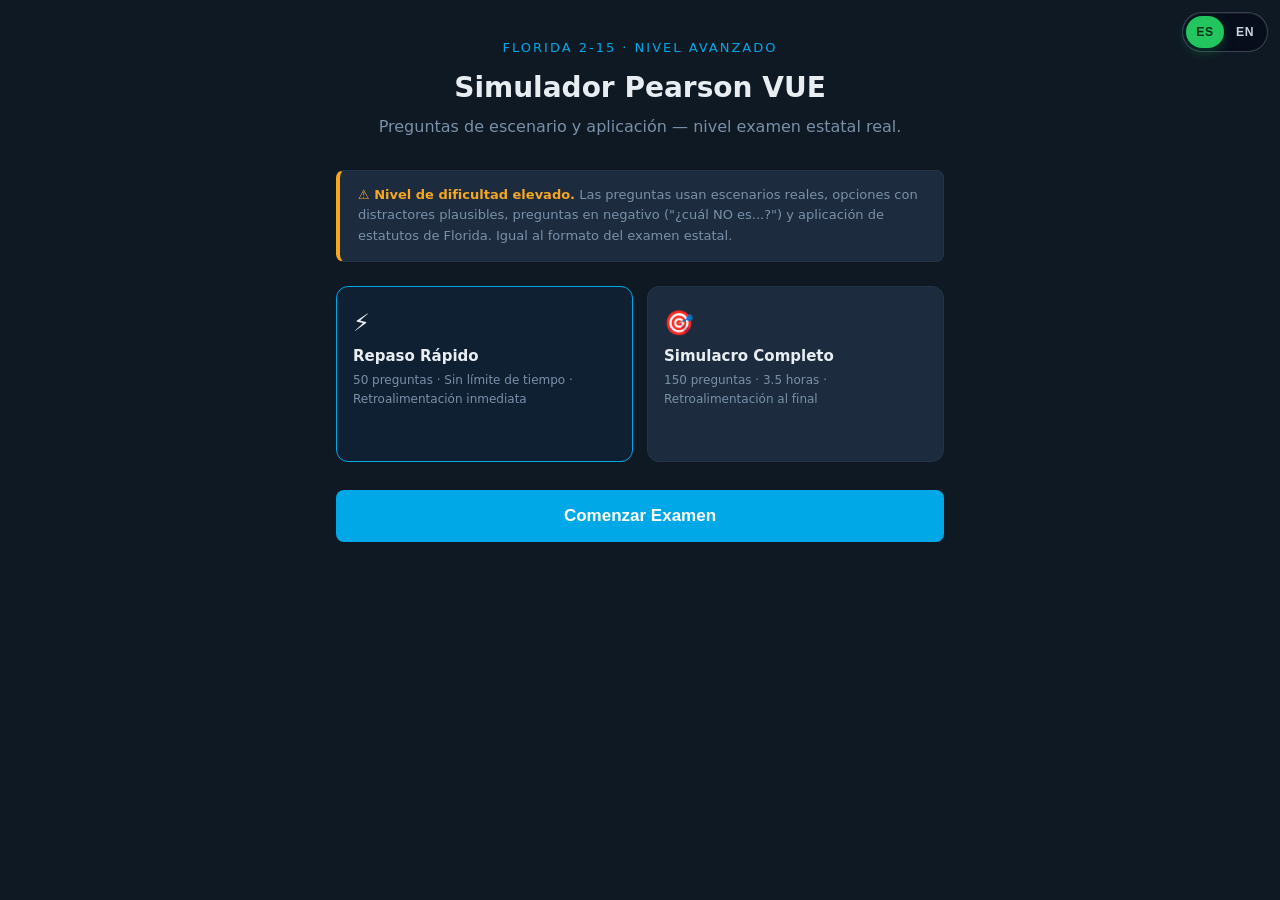
<file: examen-avanzado.html>
<!DOCTYPE html>
<html lang="es">
<head>
<meta charset="UTF-8">
<meta name="viewport" content="width=device-width, initial-scale=1.0">
<title>Examen Florida 2-15 – Nivel Pearson VUE</title>
<style>
  * { box-sizing: border-box; margin: 0; padding: 0; }
  :root {
    --bg: #0f1923; --surface: #162030; --card: #1c2c3e; --border: #243447;
    --accent: #00a8e8; --accent2: #00c896; --warn: #f5a623; --danger: #e84040;
    --text: #e8edf2; --muted: #7a90a8;
    --correct-bg: #0a2e22; --wrong-bg: #2e0d0d;
  }
  body { background: var(--bg); color: var(--text); font-family: 'Segoe UI', system-ui, sans-serif; min-height: 100vh; display: flex; flex-direction: column; }
  header { background: var(--surface); border-bottom: 1px solid var(--border); padding: 12px 20px; display: flex; align-items: center; justify-content: space-between; position: sticky; top: 0; z-index: 100; }
  .logo { font-size: 13px; font-weight: 700; color: var(--accent); letter-spacing: 1.5px; text-transform: uppercase; }
  .logo span { color: var(--muted); font-weight: 400; }
  #timer { font-size: 20px; font-weight: 700; font-variant-numeric: tabular-nums; color: var(--warn); letter-spacing: 2px; }
  #timer.urgent { color: var(--danger); animation: pulse 1s infinite; }
  @keyframes pulse { 0%,100%{opacity:1} 50%{opacity:.5} }
  #progress-bar-wrap { background: var(--border); height: 4px; }
  #progress-bar { height: 4px; background: linear-gradient(90deg, var(--accent), var(--accent2)); transition: width .3s; width: 0%; }
  main { flex: 1; padding: 24px 16px 80px; max-width: 780px; margin: 0 auto; width: 100%; }
  .meta { display: flex; align-items: center; gap: 10px; margin-bottom: 18px; flex-wrap: wrap; }
  .badge { font-size: 10px; font-weight: 700; letter-spacing: 1px; text-transform: uppercase; padding: 4px 10px; border-radius: 20px; background: var(--card); border: 1px solid var(--border); color: var(--muted); }
  .badge.accent { border-color: var(--accent); color: var(--accent); }
  .badge.hard { border-color: var(--danger); color: var(--danger); }
  #q-counter { margin-left: auto; font-size: 13px; color: var(--muted); }
  #question-card { background: var(--card); border: 1px solid var(--border); border-radius: 12px; padding: 26px; margin-bottom: 18px; line-height: 1.75; font-size: 16px; }
  #options { display: flex; flex-direction: column; gap: 11px; }
  .option { background: var(--surface); border: 1.5px solid var(--border); border-radius: 10px; padding: 15px 18px; cursor: pointer; display: flex; align-items: flex-start; gap: 14px; transition: border-color .15s, background .15s; font-size: 14.5px; line-height: 1.55; }
  .option:hover:not(.disabled) { border-color: var(--accent); background: #1a2e42; }
  .opt-letter { min-width: 26px; height: 26px; border-radius: 50%; background: var(--border); display: flex; align-items: center; justify-content: center; font-size: 12px; font-weight: 700; color: var(--muted); flex-shrink: 0; margin-top: 1px; }
  .option.selected { border-color: var(--accent); background: #102033; }
  .option.selected .opt-letter { background: var(--accent); color: #fff; }
  .option.correct { border-color: var(--accent2); background: var(--correct-bg); }
  .option.correct .opt-letter { background: var(--accent2); color: #fff; }
  .option.wrong { border-color: var(--danger); background: var(--wrong-bg); }
  .option.wrong .opt-letter { background: var(--danger); color: #fff; }
  .option.disabled { cursor: default; }
  #explanation { display: none; background: #0d1e2e; border: 1px solid var(--border); border-left: 4px solid var(--accent2); border-radius: 8px; padding: 16px 20px; font-size: 13.5px; line-height: 1.75; color: #c0d0e0; margin-top: 14px; }
  #explanation.show { display: block; }
  #explanation strong { color: var(--accent2); }
  #explanation em { color: var(--warn); font-style: normal; }
  #bottom-bar { position: fixed; bottom: 0; left: 0; right: 0; background: var(--surface); border-top: 1px solid var(--border); padding: 12px 20px; display: flex; align-items: center; justify-content: space-between; gap: 12px; }
  #score-live { font-size: 13px; color: var(--muted); }
  #score-live span { color: var(--text); font-weight: 700; }
  .btn { padding: 11px 26px; border-radius: 8px; border: none; font-size: 15px; font-weight: 700; cursor: pointer; transition: opacity .15s; }
  .btn:disabled { opacity: .35; cursor: default; }
  .btn-primary { background: var(--accent); color: #fff; }
  .btn-primary:hover:not(:disabled) { opacity: .85; }
  .btn-secondary { background: transparent; border: 1.5px solid var(--border); color: var(--muted); font-size: 13px; padding: 9px 16px; }
  .btn-secondary:hover { border-color: var(--accent); color: var(--accent); }
  #results-screen { display: none; max-width: 680px; margin: 0 auto; padding: 40px 16px 80px; text-align: center; }
  #results-screen.show { display: block; }
  .result-circle { width: 140px; height: 140px; border-radius: 50%; margin: 0 auto 28px; display: flex; flex-direction: column; align-items: center; justify-content: center; font-size: 36px; font-weight: 800; border: 5px solid var(--accent2); }
  .result-circle.fail { border-color: var(--danger); }
  h1.result-title { font-size: 26px; margin-bottom: 8px; }
  .result-sub { color: var(--muted); margin-bottom: 32px; font-size: 15px; }
  .stats-grid { display: grid; grid-template-columns: repeat(3, 1fr); gap: 12px; margin-bottom: 32px; }
  .stat-box { background: var(--card); border: 1px solid var(--border); border-radius: 10px; padding: 18px 12px; }
  .stat-box .num { font-size: 28px; font-weight: 800; color: var(--accent); }
  .stat-box .lbl { font-size: 11px; color: var(--muted); margin-top: 4px; text-transform: uppercase; letter-spacing: .8px; }
  .lesson-breakdown { text-align: left; margin-bottom: 32px; }
  .lesson-breakdown h3 { font-size: 13px; color: var(--muted); text-transform: uppercase; letter-spacing: 1px; margin-bottom: 14px; }
  .lb-row { display: flex; align-items: center; gap: 10px; margin-bottom: 8px; font-size: 13px; }
  .lb-label { min-width: 130px; color: var(--muted); font-size: 12px; }
  .lb-bar-wrap { flex: 1; background: var(--border); border-radius: 4px; height: 8px; }
  .lb-bar { height: 8px; border-radius: 4px; background: var(--accent2); }
  .lb-bar.bad { background: var(--danger); }
  .lb-pct { min-width: 40px; text-align: right; font-weight: 700; }
  #start-screen { max-width: 640px; margin: 40px auto; padding: 0 16px; text-align: center; }
  #start-screen h1 { font-size: 28px; margin-bottom: 10px; }
  #start-screen p { color: var(--muted); margin-bottom: 30px; line-height: 1.6; }
  .mode-grid { display: grid; grid-template-columns: 1fr 1fr; gap: 14px; margin-bottom: 28px; }
  .mode-card { background: var(--card); border: 1.5px solid var(--border); border-radius: 12px; padding: 22px 16px; cursor: pointer; transition: border-color .15s; text-align: left; }
  .mode-card:hover { border-color: var(--accent); }
  .mode-card.selected { border-color: var(--accent); background: #102033; }
  .mode-card h3 { font-size: 15px; margin-bottom: 6px; }
  .mode-card p { font-size: 12px; color: var(--muted); line-height: 1.5; }
  .mode-icon { font-size: 24px; margin-bottom: 10px; }
  .difficulty-note { background: var(--card); border: 1px solid var(--border); border-left: 4px solid var(--warn); border-radius: 8px; padding: 14px 18px; text-align: left; font-size: 13px; color: var(--muted); margin-bottom: 24px; line-height: 1.6; }
  .difficulty-note strong { color: var(--warn); }
</style>
<link rel="stylesheet" href="academia-i18n.css?v=20260901-1"/>
</head>
<body>

<div id="start-screen">
  <div style="font-size:13px;color:var(--accent);letter-spacing:2px;text-transform:uppercase;margin-bottom:16px;">Florida 2-15 · Nivel Avanzado</div>
  <h1>Simulador Pearson VUE</h1>
  <p>Preguntas de escenario y aplicación — nivel examen estatal real.</p>

  <div class="difficulty-note">
    <strong>⚠️ Nivel de dificultad elevado.</strong> Las preguntas usan escenarios reales, opciones con distractores plausibles, preguntas en negativo ("¿cuál NO es...?") y aplicación de estatutos de Florida. Igual al formato del examen estatal.
  </div>

  <div class="mode-grid">
    <div class="mode-card selected" id="mode-50" onclick="selectMode(50)">
      <div class="mode-icon">⚡</div>
      <h3>Repaso Rápido</h3>
      <p>50 preguntas · Sin límite de tiempo · Retroalimentación inmediata</p>
    </div>
    <div class="mode-card" id="mode-150" onclick="selectMode(150)">
      <div class="mode-icon">🎯</div>
      <h3>Simulacro Completo</h3>
      <p>150 preguntas · 3.5 horas · Retroalimentación al final</p>
    </div>
  </div>
  <button class="btn btn-primary" onclick="startExam()" style="width:100%;padding:16px;font-size:17px;">Comenzar Examen</button>
</div>

<div id="exam-screen" style="display:none;">
  <header>
    <a href="index.html" style="font-size:13px;color:var(--muted);text-decoration:none;white-space:nowrap;" id="back-link">← Academia</a>
    <div class="logo">Florida 2-15 <span>· Pearson VUE</span></div>
    <div id="timer">3:30:00</div>
  </header>
  <div id="progress-bar-wrap"><div id="progress-bar"></div></div>
  <main>
    <div class="meta">
      <span class="badge accent" id="lesson-badge">Lección 1</span>
      <span class="badge" id="topic-badge">Escenario</span>
      <span class="badge hard" id="type-badge">Aplicación</span>
      <span id="q-counter">Pregunta 1 de 50</span>
    </div>
    <div id="question-card"></div>
    <div id="options"></div>
    <div id="explanation"></div>
  </main>
  <div id="bottom-bar">
    <div id="score-live">Correctas: <span id="correct-count">0</span> / <span id="answered-count">0</span></div>
    <button class="btn btn-secondary" id="skip-btn" onclick="skipQ()">Omitir</button>
    <button class="btn btn-primary" id="next-btn" onclick="nextQ()" disabled>Siguiente →</button>
  </div>
</div>

<div id="results-screen">
  <div class="result-circle" id="result-circle">
    <div id="result-pct">--</div>
    <small>score</small>
  </div>
  <h1 class="result-title" id="result-title">Resultado</h1>
  <p class="result-sub" id="result-sub"></p>
  <div class="stats-grid">
    <div class="stat-box"><div class="num" id="res-correct">-</div><div class="lbl">Correctas</div></div>
    <div class="stat-box"><div class="num" id="res-wrong">-</div><div class="lbl">Incorrectas</div></div>
    <div class="stat-box"><div class="num" id="res-time">-</div><div class="lbl">Tiempo</div></div>
  </div>
  <div class="lesson-breakdown">
    <h3>Desempeño por lección</h3>
    <div id="breakdown-rows"></div>
  </div>
  <button class="btn btn-primary" onclick="location.reload()" style="width:100%;padding:16px;font-size:16px;">Nueva Sesión</button>
</div>

<script src="question-rotation.js?v=20260811-1"></script>
<script>
const Q = [

// ══════════════════════════════════════════════
// LECCIÓN 1 — Conceptos Básicos
// ══════════════════════════════════════════════
{l:1,t:"Conceptos Básicos",q:"María compró una póliza de vida sobre la vida de su esposo hace tres años. Recientemente se divorciaron. Su esposo muere al año siguiente del divorcio. La aseguradora:",a:["Debe pagar el death benefit porque el insurable interest existía al momento de emitir la póliza","Puede negar el pago porque el insurable interest desapareció al divorciarse","Debe pagar solo la mitad del benefit","Puede negar el pago solo si la causa de muerte fue violenta"],c:0,e:"<strong>Regla clave:</strong> en seguros de vida, el insurable interest debe existir al momento de <em>emitir</em> la póliza, no al momento de la muerte. Como existía al emitirse (matrimonio), la aseguradora debe pagar. Distinto de property insurance donde debe existir al momento del siniestro."},
{l:1,t:"Conceptos Básicos",q:"Un agente le dice a un cliente: 'Esta póliza cubre absolutamente todo, incluyendo condiciones preexistentes desde el primer día.' La póliza en realidad excluye condiciones preexistentes por 12 meses. El agente ha cometido:",a:["Rebating","Twisting","Misrepresentation que puede anular el contrato","Una práctica aceptable si el cliente no preguntó"],c:2,e:"<strong>Misrepresentation:</strong> declaración falsa de un hecho material que induce al cliente a comprar. Si el cliente hubiera conocido la exclusión, podría haber actuado diferente. Esto puede dar al asegurado el derecho de rescindir el contrato o buscar daños."},
{l:1,t:"Conceptos Básicos",q:"¿Cuál de los siguientes elementos es el que convierte la solicitud del cliente y la promesa de la aseguradora en un contrato vinculante?",a:["La firma del agente en la solicitud","El pago de la primera prima y la aprobación del underwriter","La entrega física de la póliza al asegurado","La firma del médico en el examen médico"],c:1,e:"<strong>Consideration (contraprestación):</strong> el asegurado paga la prima (su consideration); la aseguradora promete pagar beneficios (su consideration). Ambas consideraciones deben existir para tener contrato válido. La aprobación del underwriter completa la aceptación."},
{l:1,t:"Conceptos Básicos",q:"Una póliza de seguros establece que 'en caso de ambigüedad en los términos de esta póliza, el beneficio de la duda será para el asegurado.' Este principio se llama:",a:["Doctrine of reasonable expectations","Contra proferentem","Principle of utmost good faith","Waiver and estoppel"],c:1,e:"<strong>Contra proferentem:</strong> las ambigüedades se interpretan en contra de quien redactó el documento (el asegurador). Principio aplicable porque es un contrato de adhesión — solo el asegurador redacta los términos."},

// ══════════════════════════════════════════════
// LECCIÓN 2 — Tipos de Aseguradoras
// ══════════════════════════════════════════════
{l:2,t:"Tipos de Aseguradoras",q:"Un cliente pregunta por qué recibió un 'dividend check' de su aseguradora de vida cuando pensaba que los dividendos eran solo para acciones de bolsa. El agente debe explicar que:",a:["Es un error, las aseguradoras no pagan dividendos","Su póliza es de una mutual company donde los asegurados son los dueños y los dividendos son retorno de exceso de prima","Los dividendos de seguros están garantizados y son fijos","La aseguradora cometió un error contable"],c:1,e:"<strong>Mutual companies:</strong> los tomadores de póliza son los propietarios. Los dividendos representan devolución de primas cobradas en exceso — <em>no están garantizados</em> y no son utilidades de inversión. Por eso el IRS los trata como retorno de prima (no como ingreso gravable hasta exceder las primas pagadas)."},
{l:2,t:"Tipos de Aseguradoras",q:"Un cliente quiere asegurar un riesgo muy inusual (un yate de competición de alto valor) y ninguna aseguradora admitida en Florida quiere cubrir el riesgo. El agente debe:",a:["Negarse a ayudar al cliente porque el riesgo no es asegurable","Buscar cobertura a través del mercado de surplus lines con un agente de surplus lines licenciado","Crear una póliza personalizada él mismo","Recomendar al cliente que viaje sin seguro"],c:1,e:"<strong>Surplus lines:</strong> mercado para riesgos que las aseguradoras admitidas no quieren/pueden cubrir. Requiere agente con licencia de surplus lines (4-43 en Florida). Las aseguradoras surplus lines no están reguladas igual que las admitidas — no hay protección de la Guaranty Association."},

// ══════════════════════════════════════════════
// LECCIÓN 3 — Agente y Contrato
// ══════════════════════════════════════════════
{l:3,t:"Agente y Contrato",q:"Un agente acepta una prima de un cliente sabiendo que la póliza fue cancelada hace dos semanas, y le dice al cliente que 'todo está bien, está cubierto.' La aseguradora después niega el reclamo. En este escenario:",a:["La aseguradora puede negar el reclamo sin consecuencias porque la póliza estaba cancelada","La aseguradora puede estar obligada a pagar porque el agente tenía apparent authority y el cliente actuó de buena fe","El cliente pierde porque es su responsabilidad verificar su cobertura","El agente no tiene responsabilidad porque solo estaba siendo amable"],c:1,e:"<strong>Apparent authority y estoppel:</strong> si la aseguradora permite que su agente actúe de cierta manera y un tercero de buena fe confía en esa autoridad aparente, la aseguradora puede quedar impedida (estopped) de negar responsabilidad. El agente creó una representación que el cliente tenía razón en creer."},
{l:3,t:"Agente y Contrato",q:"Carlos solicitó una póliza de vida y pagó la primera prima con su solicitud. El agente emitió un 'conditional receipt.' Carlos muere 10 días después, antes de que el underwriter apruebe la solicitud. ¿Qué ocurre?",a:["La aseguradora no paga porque la póliza no fue aprobada","La aseguradora paga si Carlos era insurable al momento de completar la solicitud","La aseguradora paga el 50% del death benefit","La aseguradora devuelve la prima pero no paga beneficio"],c:1,e:"<strong>Conditional receipt:</strong> otorga cobertura retroactiva a la fecha de la solicitud <em>condicionada</em> a que el solicitante hubiera sido aprobado de haber vivido. Si Carlos cumplía los requisitos de insurability, la aseguradora debe pagar el death benefit completo."},
{l:3,t:"Agente y Contrato",q:"El período de gracia de 30 días en una póliza de vida significa que si el asegurado muere durante ese período sin haber pagado la prima vencida:",a:["La aseguradora no paga porque la póliza estaba técnicamente lapsa","La aseguradora paga el death benefit completo sin deducción","La aseguradora paga el death benefit menos la prima vencida","La aseguradora paga solo si la causa de muerte no fue preexistente"],c:1,e:"Durante el período de gracia la póliza permanece <strong>en plena vigencia</strong>. Si el asegurado muere durante los 30 días de gracia, el beneficiario recibe el death benefit completo. La aseguradora puede deducir la prima vencida del pago, pero sí paga."},
{l:3,t:"Agente y Contrato",q:"Ana compró una póliza de vida entera hace 18 meses. Al revisar su póliza, descubre que omitió mencionar que fue tratada por diabetes hace 3 años. La aseguradora puede:",a:["Cancelar la póliza en cualquier momento futuro porque fue fraude","Contestar la validez de la póliza dentro del período de contestability de 2 años","Negar reclamos relacionados con diabetes pero no cancelar la póliza","No hacer nada porque el período de gracia ya pasó"],c:1,e:"<strong>Contestability period:</strong> durante los primeros 2 años, la aseguradora puede investigar y potencialmente rescindir la póliza por misrepresentation material en la solicitud. Después de 2 años, la cláusula de incontestabilidad protege al asegurado (salvo fraude)."},

// ══════════════════════════════════════════════
// LECCIÓN 4 — Tipos de Vida
// ══════════════════════════════════════════════
{l:4,t:"Tipos de Vida",q:"Un cliente de 35 años quiere la mayor cantidad posible de cobertura de muerte por el menor costo de prima hoy, entendiendo que la cobertura no será permanente. ¿Qué producto es más apropiado?",a:["Whole life — por la estabilidad de prima","Term life — mayor face amount por menor prima","Universal life — por la flexibilidad","Variable life — por el potencial de crecimiento"],c:1,e:"<strong>Term life</strong> proporciona el mayor death benefit por el menor costo de prima durante el período cubierto. Ideal para necesidades temporales (hipoteca, hijos dependientes). No acumula cash value. La pregunta pide maximizar cobertura a bajo costo, no permanencia."},
{l:4,t:"Tipos de Vida",q:"Un cliente tiene una póliza whole life emitida a edad 35. A los 65 años necesita dinero. ¿Cuál de las siguientes opciones le permite acceder a fondos SIN crear un evento gravable inmediato?",a:["Surrender total de la póliza","Policy loan contra el cash value","Retiro parcial del cash value","Venta de la póliza a un tercero (viatical)"],c:1,e:"<strong>Policy loan:</strong> el asegurado toma prestado contra su cash value. No es un retiro — es un préstamo. Los préstamos de pólizas de vida <em>no son eventos gravables</em> porque técnicamente es dinero prestado, no ingreso. Si la póliza lapsa con préstamo pendiente, entonces sí puede haber evento gravable."},
{l:4,t:"Tipos de Vida",q:"Una póliza 'universal life' tiene un cash value de $25,000 y el costo del seguro mensual (COI) es de $180. El dueño no ha pagado prima en 6 meses. ¿Qué ocurre con la póliza?",a:["La póliza lapsa inmediatamente al no pagar la prima","El COI se deduce del cash value — la póliza sigue vigente mientras haya fondos suficientes","La aseguradora cancela la póliza y devuelve el cash value","La cobertura se reduce automáticamente al 50%"],c:1,e:"<strong>Universal Life — flexibilidad de prima:</strong> el COI se deduce mensualmente del cash value. Si hay fondos, la póliza permanece vigente aunque no se paguen primas. La póliza lapsa solo cuando el cash value es insuficiente para cubrir el COI. Esto es una característica clave de UL vs. Whole Life."},
{l:4,t:"Tipos de Vida",q:"Un agente vende una póliza de vida industrial (industrial life) a un cliente. ¿Cuál de los siguientes es INCOMPATIBLE con una póliza de vida industrial?",a:["Primas cobradas semanalmente o mensualmente","Face amount de $2,500","El agente visita el hogar para cobrar primas","Face amount de $50,000"],c:3,e:"<strong>Industrial life:</strong> face amount máximo de <strong>$3,000</strong> en Florida. Un face amount de $50,000 no califica como industrial life. Las otras características (primas pequeñas, cobro en el hogar, montos bajos) son típicas del industrial life / debit life."},

// ══════════════════════════════════════════════
// LECCIÓN 5 — Riders y Provisiones
// ══════════════════════════════════════════════
{l:5,t:"Riders y Provisiones",q:"Pedro tiene una póliza whole life con waiver of premium rider. A los 45 años sufre un accidente y queda totalmente discapacitado. Después de 6 meses, ¿qué ocurre?",a:["La póliza se cancela automáticamente porque no puede pagar","Las primas quedan exentas y la póliza continúa acumulando cash value como si se pagaran","La póliza convierte a term insurance","La aseguradora paga el death benefit inmediatamente"],c:1,e:"<strong>Waiver of Premium:</strong> después del período de eliminación (generalmente 6 meses de discapacidad total), las primas futuras se eximen. La póliza continúa <em>exactamente igual</em> — sigue acumulando cash value, los dividendos continúan — como si las primas se estuvieran pagando. Pedro recupera su capacidad → las primas se reanudan."},
{l:5,t:"Riders y Provisiones",q:"Rosa tiene una póliza de vida con un 'guaranteed insurability rider' (GIR). Este rider le permite:",a:["Aumentar el death benefit sin examen médico en fechas específicas o eventos vitales","Convertir su póliza term a whole life sin examen","Reducir su prima si mejora su salud","Cambiar de aseguradora sin penalidad"],c:0,e:"<strong>Guaranteed Insurability Rider:</strong> permite comprar cobertura adicional en fechas o eventos específicos (matrimonio, nacimiento de hijo, aniversario de póliza) <em>sin evidencia de insurability</em>. Ideal para asegurar la capacidad de aumentar cobertura independientemente del estado de salud futuro."},
{l:5,t:"Riders y Provisiones",q:"José tiene una póliza whole life con 'accidental death benefit rider' (doble indemnity). Muere en un accidente de auto mientras conducía bajo la influencia del alcohol. ¿El rider paga?",a:["Sí, cualquier muerte accidental activa el rider","No, conducir bajo influencia generalmente excluye el accidental death benefit","Sí, pero solo el 50% del monto adicional","No, porque es un suicide indirecto"],c:1,e:"<strong>Exclusiones del Accidental Death Benefit:</strong> la mayoría de las pólizas excluyen muertes accidentales que resultan de: conducir intoxicado, actividades ilegales, aviación privada, guerra. La aseguradora pagaría el <em>death benefit base</em> normal pero NO el beneficio adicional del rider."},
{l:5,t:"Riders y Provisiones",q:"Laura tiene una póliza whole life que no puede seguir pagando. Quiere mantener alguna cobertura de vida permanente. Su póliza ofrece opciones de non-forfeiture. ¿Cuál opción mantiene el mismo tipo de póliza (whole life) pero con menor death benefit?",a:["Extended term option","Reduced paid-up option","Cash surrender value","Automatic premium loan"],c:1,e:"<strong>Reduced Paid-Up (RPU):</strong> usa el cash value existente para comprar una póliza whole life pagada, mismo tipo, sin más primas, pero con death benefit reducido. <strong>Extended Term:</strong> mismo face amount pero convertido a term por período limitado. RPU = mismo tipo, menos beneficio. Extended Term = mismo beneficio, tipo diferente, período limitado."},

// ══════════════════════════════════════════════
// LECCIÓN 6 — Anualidades
// ══════════════════════════════════════════════
{l:6,t:"Anualidades",q:"Un cliente de 70 años quiere garantizar que recibirá pagos de su anualidad por al menos 10 años, incluso si muere antes. ¿Qué opción de pago debe seleccionar?",a:["Life only (straight life)","Life with period certain (10 years certain)","Joint and survivor","Lump sum withdrawal"],c:1,e:"<strong>Life with Period Certain:</strong> paga mientras el annuitant viva, pero garantiza pagos por un período mínimo (10 años en este caso). Si muere antes, los pagos continúan al beneficiario por el resto de los 10 años. <strong>Life Only</strong> — pagos cesan al morir, sin garantía de mínimo."},
{l:6,t:"Anualidades",q:"Una anualidad variable tiene un 'mortality and expense risk charge' (M&E). ¿Para qué sirve este cargo?",a:["Para cubrir comisiones del agente","Para compensar a la aseguradora por garantizar el death benefit mínimo y los gastos de operación","Para financiar los sub-accounts de inversión","Para pagar los impuestos de la anualidad"],c:1,e:"<strong>M&E charge:</strong> es la compensación que cobra la aseguradora en anualidades variables por asumir el riesgo de mortalidad (garantía de death benefit mínimo) y los gastos de administración del contrato. Es un cargo porcentual anual sobre el valor de la cuenta (típicamente 1-1.5%)."},
{l:6,t:"Anualidades",q:"Carlos acumuló $200,000 en una anualidad diferida. Su base (primas pagadas) es $80,000. Hace un retiro de $30,000 antes de los 59½ años. ¿Qué tratamiento fiscal aplica?",a:["$30,000 libre de impuestos porque es retorno de prima","$30,000 completamente gravable más 10% de penalidad del IRS","Gravable según la proporción de ganancia vs. base","Solo la penalidad del 10%, no impuesto sobre la renta"],c:1,e:"<strong>LIFO rule para anualidades:</strong> el IRS considera que las ganancias salen primero (Last In, First Out). Como la ganancia acumulada ($120,000) es mayor que el retiro ($30,000), los $30,000 se tratan como 100% ganancia — gravable como ingreso ordinario + <em>10% de penalidad</em> por ser menor de 59½."},
{l:6,t:"Anualidades",q:"¿Cuál de los siguientes NO es una característica de una anualidad fija indexada (Fixed Indexed Annuity)?",a:["El principal está protegido contra pérdidas del mercado","El crecimiento está vinculado parcialmente a un índice bursátil","El propietario asume directamente el riesgo del mercado de valores","Puede tener un cap rate que limita las ganancias máximas"],c:2,e:"En una <strong>Fixed Indexed Annuity</strong>, el asegurador asume el riesgo de mercado — el propietario <em>nunca pierde el principal</em> por caídas del mercado. El crecimiento está vinculado a un índice (como S&P 500) pero limitado por un cap, spread o participation rate. Diferente de variable annuity donde el propietario SÍ asume el riesgo."},

// ══════════════════════════════════════════════
// LECCIÓN 7 — Planes de Retiro
// ══════════════════════════════════════════════
{l:7,t:"Planes de Retiro",q:"María contribuye $7,000 a un Roth IRA este año. Su ingreso es de $180,000 (casada, declaración conjunta). ¿Puede hacer esta contribución completa?",a:["Sí, cualquier persona con ingreso puede contribuir al Roth IRA","No, su ingreso supera el límite de phase-out para contribuciones Roth IRA","Sí, pero solo si no tiene 401(k) en el trabajo","No, el Roth IRA es solo para personas sin plan de retiro en el trabajo"],c:1,e:"El Roth IRA tiene <strong>límites de ingreso</strong>. En 2024, para casados declarando conjuntamente, el phase-out comienza en $230,000 y se elimina a $240,000. Con $180,000, María SÍ puede contribuir el monto completo. (Nota: verifique cifras exactas — el principio del phase-out es lo que el examen evalúa.)"},
{l:7,t:"Planes de Retiro",q:"Un empleado retira $50,000 de su 401(k) a los 52 años porque necesita pagar una deuda. ¿Cuál es la consecuencia fiscal?",a:["El retiro es libre de impuestos porque es su propio dinero","Paga impuesto sobre la renta ordinario más 10% de penalidad por retiro anticipado","Solo paga 10% de penalidad, sin impuesto sobre la renta","El 50% es libre de impuestos como retorno de contribuciones"],c:1,e:"Retiro anticipado de plan calificado (antes de 59½): <strong>100% gravable como ingreso ordinario + 10% de penalidad</strong>. Las contribuciones 401(k) tradicionales son pre-impuesto — todo el retiro es gravable. La penalidad del 10% aplica salvo excepciones (discapacidad, separación de servicio a 55+, pagos SEPP, etc.)."},
{l:7,t:"Planes de Retiro",q:"Un plan SIMPLE IRA requiere que el empleador contribuya de una de dos maneras. ¿Cuál de los siguientes NO es una opción de contribución del empleador en un SIMPLE IRA?",a:["Match de hasta 3% del salario del empleado","Contribución no electiva de 2% para todos los empleados elegibles","Contribución discrecional — el empleador elige cada año cuánto aportar","Match reducido de hasta 1% por 2 de cada 5 años"],c:2,e:"Los planes <strong>SIMPLE IRA</strong> requieren que el empleador elija entre: (1) match de hasta 3% del salario, o (2) contribución no electiva fija del 2% para todos elegibles. Las contribuciones <em>discrecionales</em> no existen en SIMPLE IRA — la contribución del empleador es obligatoria. Eso lo diferencia de un plan profit-sharing."},

// ══════════════════════════════════════════════
// LECCIÓN 8 — Salud — Conceptos
// ══════════════════════════════════════════════
{l:8,t:"Salud — Conceptos",q:"Juan tiene un plan de salud con deductible de $2,000, coinsurance de 80/20 y out-of-pocket maximum de $6,000. Recibe una factura médica de $12,000. ¿Cuánto paga Juan en total?",a:["$2,400","$4,000","$6,000","$2,000 + 20% del resto hasta el OOP max"],c:2,e:"Juan paga el deductible: $2,000. Luego el coinsurance: 20% de los $10,000 restantes = $2,000. Total: $4,000. Sin embargo, si el OOP max es $6,000 y aún no lo ha alcanzado en el año, paga $4,000 en este siniestro. <strong>El OOP max de $6,000 es el tope anual total</strong> — una vez alcanzado, el seguro cubre el 100%."},
{l:8,t:"Salud — Conceptos",q:"Una póliza de discapacidad tiene un 'elimination period' de 90 días y un 'benefit period' de 2 años. Pedro queda discapacitado el 1 de enero. ¿Cuándo recibe su primer pago y hasta cuándo?",a:["Primer pago el 1 de enero, hasta el 1 de enero del año siguiente","Primer pago el 1 de abril, hasta el 1 de abril dos años después","Primer pago el 1 de abril, hasta el 1 de enero dos años después del inicio de discapacidad","Primer pago el 1 de febrero, hasta que pueda regresar a trabajar"],c:1,e:"<strong>Elimination period de 90 días:</strong> primeros 90 días sin pago (período de espera) → primer pago el 1 de abril. <strong>Benefit period de 2 años:</strong> 2 años desde que empiezan los beneficios (1 abril) → pagos hasta 1 de abril, 2 años después. El benefit period comienza cuando empiezan los pagos, no cuando comienza la discapacidad."},
{l:8,t:"Salud — Conceptos",q:"¿Cuál de los siguientes es un evento calificante que NO activa la cobertura COBRA?",a:["El empleado pierde su trabajo involuntariamente","El empleado reduce sus horas a tiempo parcial quedando inelegible para el plan grupal","El empleado renuncia voluntariamente","El empleado es despedido por conducta grave (gross misconduct)"],c:3,e:"<strong>Excepción COBRA:</strong> el despido por <em>gross misconduct</em> es la única razón de terminación de empleo que NO activa el derecho a COBRA. Todos los demás eventos (renuncia voluntaria, despido sin causa grave, reducción de horas) SÍ activan COBRA."},

// ══════════════════════════════════════════════
// LECCIÓN 9 — Provisiones de Pólizas de Salud
// ══════════════════════════════════════════════
{l:9,t:"Provisiones Salud",q:"Una póliza de salud individual contiene la siguiente cláusula: 'Esta póliza, junto con la solicitud adjunta, constituye el contrato completo entre las partes.' Esta provisión se llama:",a:["Entire contract clause","Incontestability clause","Consideration clause","Grace period clause"],c:0,e:"<strong>Entire Contract Clause:</strong> requiere que la póliza y la solicitud constituyan el contrato completo. Protege al asegurado porque significa que el asegurador no puede invocar documentos externos o declaraciones no incluidas en la solicitud para negar un reclamo. Provisión requerida en pólizas de salud."},
{l:9,t:"Provisiones Salud",q:"Carmen tenía dos pólizas de salud: una como empleada (Plan A, primario) y otra como dependiente del esposo (Plan B, secundario). Plan A paga $3,000 de una factura de $4,000. ¿Cuánto paga Plan B?",a:["$4,000 — el total de la factura","$1,000 — la cantidad no cubierta por Plan A","$0 — Plan B no paga si Plan A ya pagó algo","$2,000 — el 50% del restante"],c:1,e:"<strong>Coordination of Benefits (COB):</strong> el objetivo es que el total pagado entre los dos planes no exceda el 100% del gasto. Plan A pagó $3,000; quedan $1,000 sin pagar. Plan B como secundario paga los $1,000 restantes. Carmen no recibe más del 100% del gasto médico ($4,000 total de ambos planes)."},
{l:9,t:"Provisiones Salud",q:"Una póliza de salud individual lapsa porque Luis no pagó la prima. Luis quiere reinstalarla 45 días después. La aseguradora DEBE reinstalar la póliza si:",a:["Luis paga todas las primas vencidas con interés dentro de 3 años","Luis paga las primas vencidas y proporciona evidencia de insurability satisfactoria","Luis solo paga la prima del mes más reciente","La aseguradora no puede rechazar la reinstalación si Luis pagó antes"],c:1,e:"<strong>Reinstatement provision:</strong> si el asegurado solicita reinstalación y paga las primas vencidas + intereses, y proporciona evidencia de insurability aceptable, la aseguradora <em>debe</em> reinstalar dentro de 45 días o se considera reinstalada automáticamente. Condiciones preexistentes que surgieron durante el lapso pueden estar excluidas por hasta 10 días."},

// ══════════════════════════════════════════════
// LECCIÓN 10 — Tipos de Planes de Salud
// ══════════════════════════════════════════════
{l:10,t:"Tipos de Planes",q:"Roberto quiere un plan de salud que le permita ver cualquier especialista sin necesidad de referral, pero también acceder a una red de proveedores con costos más bajos. ¿Qué tipo de plan se adapta mejor?",a:["HMO — porque tiene la red más amplia","PPO — permite ver fuera de red con mayor costo pero no requiere referrals","EPO — porque cubre cualquier médico automáticamente","POS — porque el PCP puede referirlo a cualquier especialista del mundo"],c:1,e:"<strong>PPO (Preferred Provider Organization):</strong> no requiere PCP ni referrals para especialistas. Tiene red preferida (in-network, menor costo) pero permite salirse de la red (out-of-network, mayor costo). Combinación de libertad + incentivo de costos. EPO = no necesita referral pero NO cubre fuera de red."},
{l:10,t:"Tipos de Planes",q:"Un HSA (Health Savings Account) tiene las siguientes características. ¿Cuál de las siguientes es INCORRECTA?",a:["Las contribuciones son deducibles de impuestos","Los fondos no utilizados se acumulan año tras año (no se pierden)","Se puede usar un HSA junto con cualquier tipo de plan de salud","Los retiros para gastos médicos calificados son libres de impuestos"],c:2,e:"<strong>HSA requiere HDHP:</strong> un HSA solo puede abrirse y mantenerse si el titular tiene un High Deductible Health Plan (HDHP) calificado. No se puede tener un HSA junto con un plan de salud regular (HMO, PPO estándar). Las otras características son correctas: triple ventaja fiscal (contribución deducible, crecimiento libre de impuestos, retiros médicos libres de impuestos)."},

// ══════════════════════════════════════════════
// LECCIÓN 11 — Medicare
// ══════════════════════════════════════════════
{l:11,t:"Medicare",q:"Gloria tiene 67 años y sigue trabajando. Su empleador tiene 25 empleados. ¿Cómo funciona la coordinación entre Medicare y el seguro del empleador?",a:["Medicare es siempre primario para personas mayores de 65","El seguro del empleador es primario; Medicare es secundario porque el empleador tiene más de 20 empleados","Medicare es primario porque Gloria ya cumplió 65","El seguro del empleador y Medicare pagan en partes iguales"],c:1,e:"<strong>Regla de coordinación Medicare-empleador:</strong> si el empleador tiene <strong>20+ empleados</strong>, el plan del empleador es <strong>primario</strong> y Medicare es secundario. Si el empleador tiene menos de 20 empleados, Medicare sería primario. Gloria con empleador de 25 empleados: el plan del trabajo paga primero."},
{l:11,t:"Medicare",q:"Un beneficiario de Medicare Original fue hospitalizado 90 días. ¿Cuántos 'lifetime reserve days' le quedan disponibles?",a:["60 días","30 días","90 días","0 días — los 90 días agotaron todos los días disponibles"],c:0,e:"<strong>Medicare Part A — hospitalización:</strong> cubre días 1-60 sin copay (después del deductible); días 61-90 con copay diario. Para estadías que exceden 90 días, se usan los <strong>60 lifetime reserve days</strong> — días adicionales de por vida con copay más alto. Una hospitalización de 90 días agota los días 1-90 pero deja los 60 lifetime reserve days intactos."},
{l:11,t:"Medicare",q:"Un médico que 'no acepta asignación' de Medicare puede cobrar al paciente con Medicare hasta:",a:["Lo que le plazca — no hay límite si no acepta Medicare","115% del Medicare approved amount (limiting charge)","El doble del Medicare approved amount","El costo real del servicio sin ningún límite"],c:1,e:"<strong>Limiting charge:</strong> médicos que no aceptan asignación de Medicare aún pueden ser visitados por beneficiarios, pero solo pueden cobrar hasta el <strong>115% del Medicare approved amount</strong>. No pueden cobrar cualquier cantidad. El exceso (15%) lo paga el beneficiario de su bolsillo (o su Medigap)."},

// ══════════════════════════════════════════════
// LECCIÓN 12 — Medicaid
// ══════════════════════════════════════════════
{l:12,t:"Medicaid",q:"Una persona con Medicaid recibe servicios de long-term care en un asilo de ancianos durante 3 años, con un costo total de $150,000 pagado por Medicaid. Al fallecer, ¿qué puede ocurrir con su herencia?",a:["Los herederos reciben la herencia completa — Medicaid no puede reclamar nada","El estado de Florida puede reclamar la herencia hasta el monto pagado por Medicaid bajo el programa de recuperación (MERP)","Medicaid perdona la deuda automáticamente al fallecer","Solo se puede reclamar si la persona tenía propiedades valoradas en más de $500,000"],c:1,e:"<strong>Medicaid Estate Recovery Program (MERP):</strong> los estados están obligados por ley federal a recuperar los costos de Medicaid de la herencia del beneficiario fallecido para servicios de long-term care. Florida puede reclamar hasta el monto pagado de la herencia. Excepción: el cónyuge sobreviviente, hijos menores, o hijos discapacitados vivos pueden proteger la herencia."},
{l:12,t:"Medicaid",q:"¿Cuál de los siguientes describe correctamente la diferencia entre Medicare y Medicaid respecto a long-term care?",a:["Medicare cubre long-term care indefinidamente; Medicaid no cubre long-term care","Medicare cubre skilled nursing facility solo hasta 100 días (bajo condiciones); Medicaid puede cubrir long-term care indefinidamente para elegibles","Ambos cubren long-term care por igual","Medicaid cubre solo los primeros 30 días; Medicare cubre el resto"],c:1,e:"<strong>Distinción clave:</strong> Medicare Part A cubre skilled nursing facility <em>solo hasta 100 días</em> y solo después de hospitalización calificante de 3 días — no cubre cuidado custodial a largo plazo. <strong>Medicaid</strong> es el principal pagador de long-term care en EE.UU. para personas con bajos recursos, sin límite de días si el individuo califica."},

// ══════════════════════════════════════════════
// LECCIÓN 13 — Otros Seguros de Salud
// ══════════════════════════════════════════════
{l:13,t:"Otros Seguros Salud",q:"Isabel, de 58 años, compra una póliza de long-term care. Al año siguiente tiene un accidente que la deja sin poder bañarse ni vestirse sola (2 de las 6 ADLs). La aseguradora dice que necesita demostrar que la condición es permanente antes de pagar. ¿Es esto correcto?",a:["Sí, la condición debe ser permanente para calificar","No, el estándar típico es no poder realizar 2 de 6 ADLs por un período esperado de al menos 90 días, no necesariamente permanente","Sí, la aseguradora puede establecer cualquier criterio que quiera","No, cualquier discapacidad temporal activa inmediatamente los beneficios LTC"],c:1,e:"<strong>Criterio de elegibilidad LTC:</strong> el estándar federal (HIPAA) para pólizas LTC con ventajas fiscales requiere que el asegurado no pueda realizar 2 de 6 ADLs por un período esperado de <strong>al menos 90 días</strong>. La condición no debe ser necesariamente permanente — 90 días esperados es el umbral."},
{l:13,t:"Otros Seguros Salud",q:"Un médico gana $250,000 anuales. Quiere una póliza de disability income que le pague si no puede ejercer su especialidad médica. ¿Qué definición de discapacidad le conviene?",a:["Any occupation — porque paga más","Own occupation — porque le paga si no puede ejercer su especialidad aunque pueda hacer otro trabajo","Modified own occupation — porque es la más común","Social Security disability — porque tiene la cobertura más amplia"],c:1,e:"<strong>Own Occupation:</strong> la definición más favorable para profesionales de alto ingreso. Paga si no puede ejercer <em>su ocupación específica</em>, aunque pueda hacer otro trabajo. Un cirujano que pierde el uso de sus manos califica bajo own occupation aunque pueda ser maestro. <strong>Any occupation</strong> solo paga si no puede hacer ningún trabajo — mucho más difícil de calificar."},

// ══════════════════════════════════════════════
// LECCIÓN 14 — Seguros Grupales
// ══════════════════════════════════════════════
{l:14,t:"Seguros Grupales",q:"Sofía trabaja en una empresa con seguro de vida grupal por $100,000. Renuncia y quiere mantener alguna cobertura. La empresa no ofrece COBRA para vida. ¿Cuál es su opción?",a:["No puede mantener ninguna cobertura de vida al renunciar","Puede ejercer el conversion privilege dentro de 31 días para obtener póliza individual sin examen médico","Puede transferir la póliza grupal a su nuevo empleador","Puede mantener la póliza grupal pagando ella misma la prima por 18 meses"],c:1,e:"<strong>Conversion privilege:</strong> al terminar el empleo, Sofía tiene <strong>31 días</strong> para convertir su cobertura grupal a una póliza individual (generalmente whole life) <em>sin evidencia de insurability</em>. La prima será mayor (basada en su edad y la clase de riesgo estándar), pero no puede ser rechazada por razones médicas."},
{l:14,t:"Seguros Grupales",q:"Un plan de salud grupal ERISA se diferencia de uno no-ERISA principalmente porque los planes ERISA:",a:["Están sujetos a la regulación estatal de seguros de Florida","Están regulados por el gobierno federal, lo que puede pre-emptar (superar) las leyes estatales de seguros","Son siempre planes de contribución definida","No pueden incluir beneficios de salud mental"],c:1,e:"<strong>ERISA (Employee Retirement Income Security Act):</strong> regula los planes de beneficios de empleados a nivel federal. Los planes ERISA auto-asegurados (self-funded) están exentos de regulación estatal — las leyes de mandatos de Florida no aplican. Esto es por qué grandes empleadores self-funded pueden ofrecer planes con menos beneficios mandatados que las pólizas de seguro reguladas por el estado."},

// ══════════════════════════════════════════════
// LECCIÓN 15 — Estatutos FL — Licencias
// ══════════════════════════════════════════════
{l:15,t:"Estatutos FL — Licencias",q:"Ricardo obtiene su licencia 2-15 en Florida el 1 de marzo. Un mes después, su aseguradora lo 'appoints.' Ricardo ya puede vender para esa aseguradora. Si la aseguradora no renueva su appointment 24 meses después, Ricardo:",a:["Pierde su licencia automáticamente","Puede seguir vendiendo para otras aseguradoras con las que tenga appointment vigente","Debe re-tomar el examen estatal","Tiene 48 meses adicionales antes de perder su licencia"],c:1,e:"<strong>Licencia vs. Appointment:</strong> la <em>licencia</em> la otorga el estado y es del agente. El <em>appointment</em> lo otorga cada aseguradora específica. Si una aseguradora no renueva el appointment, Ricardo pierde la autorización para vender para <em>esa aseguradora</em>, pero su licencia sigue vigente y puede trabajar con otras aseguradoras que sí lo tengan appointado."},
{l:15,t:"Estatutos FL — Licencias",q:"¿Cuál de las siguientes personas NO necesita una licencia de agente de seguros en Florida?",a:["Un empleado bancario que vende anualidades a clientes del banco","Una persona que cobra primas para su empleador asegurador sin solicitación","Un corredor de bolsa que explica productos de variable annuity","Un agente que solo vende seguros de propiedad pero quiere vender vida ahora"],c:1,e:"<strong>Excepciones a la licencia:</strong> los empleados de aseguradoras que realizan funciones administrativas (cobrar primas, procesar reclamos) <em>sin solicitación</em> no necesitan licencia de agente. La clave es 'sin solicitación' — si el empleado solo recibe primas sin tratar de convencer a nadie de comprar seguros, está exento."},
{l:15,t:"Estatutos FL — Licencias",q:"Un agente de Florida fue condenado por un delito que involucra deshonestidad financiera hace 8 años. Ahora quiere solicitar una licencia 2-15. El DFS:",a:["Debe aprobar la licencia porque el delito fue hace más de 7 años","Puede denegar la licencia — ciertos delitos relacionados con deshonestidad son causa permanente de denegación independientemente del tiempo","Debe aprobar si el agente ha pagado su deuda con la sociedad","Puede aprobar con condiciones por 2 años de prueba"],c:1,e:"<strong>Antecedentes criminales:</strong> Florida puede denegar licencias por delitos que involucran <em>deshonestidad, fraude, o conducta criminal</em> sin importar cuánto tiempo ha pasado. No hay un límite de años automático. El DFS evalúa cada caso, pero delitos de deshonestidad financiera son señales de alerta serias para una profesión basada en confianza."},

// ══════════════════════════════════════════════
// LECCIÓN 16 — Estatutos FL — Conducta
// ══════════════════════════════════════════════
{l:16,t:"Estatutos FL — Conducta",q:"Un agente le dice a una cliente de 65 años: 'Su póliza whole life actual es obsoleta. Esta nueva póliza de vida universal le dará mejores rendimientos.' Sin mostrar una comparación escrita de valores, convence a la cliente de cancelar su póliza de 20 años y comprar la nueva. El agente ha cometido:",a:["Rebating — porque prometió mejor rendimiento","Twisting — inducir reemplazo mediante representación incompleta o falsa","Sliding — porque agregó cobertura sin consentimiento","Churning — porque es la misma compañía"],c:1,e:"<strong>Twisting:</strong> inducir a un asegurado a cancelar una póliza existente y reemplazarla con una de <em>diferente aseguradora</em> usando información falsa o incompleta. La cliente pierde 20 años de cash value acumulado, reinicia el período de contestability, y posiblemente paga mayor prima. Florida requiere formulario de comparación en reemplazos."},
{l:16,t:"Estatutos FL — Conducta",q:"Un agente le ofrece a un cliente: 'Si compra esta póliza de vida conmigo, yo mismo pago el primer mes de prima de mi bolsillo.' Esto es:",a:["Una práctica de ventas aceptable si el agente lo hace voluntariamente","Rebating — ilegal en Florida independientemente de la intención","Twisting — porque cambia las condiciones de la póliza","Una práctica aceptable solo si el DFS la aprueba"],c:1,e:"<strong>Rebating:</strong> ofrecer o dar al prospecto cualquier parte de la prima, comisión, u otro beneficio de valor como incentivo para comprar — es <strong>ilegal en Florida</strong> sin importar si el agente lo hace 'de buena fe' o voluntariamente. Viola la ley de seguros y puede resultar en suspensión o revocación de licencia."},
{l:16,t:"Estatutos FL — Conducta",q:"Una aseguradora de salud recibe un reclamo limpio (clean claim) el 1 de enero. El estatuto de Florida requiere pago dentro de 45 días. El 20 de febrero, el reclamo aún no ha sido pagado. ¿Qué aplica?",a:["La aseguradora tiene 30 días adicionales sin consecuencias","La aseguradora debe pagar el reclamo más interés sobre el monto vencido","El proveedor médico pierde el derecho al pago","La aseguradora puede negar el reclamo si lo considera tardío"],c:1,e:"<strong>Florida Statute — clean claims:</strong> si no se paga dentro de 45 días, la aseguradora debe pagar el monto del reclamo <em>más interés</em> sobre el saldo vencido. El 20 de febrero ya pasaron 50 días — aplica interés de mora. El incumplimiento repetido puede resultar en sanciones regulatorias del DFS."},
{l:16,t:"Estatutos FL — Conducta",q:"Un agente de seguros de vida en Florida actúa también como asesor financiero. Sin mencionarlo al cliente, recibe una comisión de una aseguradora por recomendar un producto. Esto puede constituir:",a:["Una práctica aceptable porque las comisiones son normales en seguros","Una violación del deber fiduciario si el agente se presenta como asesor independiente sin revelar el conflicto de interés","Twisting porque cambia las recomendaciones","Rebating porque recibe dinero adicional"],c:1,e:"<strong>Conflicto de interés y fiduciary duty:</strong> si el agente se presenta como asesor neutral o independiente, pero recibe compensación no revelada, viola su deber fiduciario. En el contexto de seguros regulares, la revelación de comisiones puede ser requerida; en el contexto de inversiones (RIA), la revelación es obligatoria bajo fiduciary standard."},

// ══════════════════════════════════════════════
// LECCIÓN 17 — NAIC y Disposiciones Modelo
// ══════════════════════════════════════════════
{l:17,t:"NAIC y Modelo",q:"Florida adopta el modelo de reemplazo de la NAIC. Cuando un agente propone reemplazar una póliza de vida existente, ¿cuál de los siguientes NO es requerido?",a:["Entregar un formulario de comparación al prospecto","Notificar a la aseguradora existente sobre el reemplazo propuesto","Obtener la aprobación del DFS antes de proceder con el reemplazo","Mantener copias de los documentos de reemplazo en el expediente"],c:2,e:"El proceso de reemplazo bajo las regulaciones de Florida <strong>no requiere aprobación previa del DFS</strong>. Los requisitos son: formulario de comparación al cliente, notificación a la aseguradora existente (que tiene derecho a contactar al cliente para intentar retenerlo), y mantener registros. La aprobación del DFS no es un paso del proceso."},
{l:17,t:"NAIC y Modelo",q:"El Buyer's Guide que los agentes deben entregar al vender vida en Florida tiene como propósito principal:",a:["Explicar específicamente los valores de la póliza que se está vendiendo","Educar al consumidor sobre conceptos generales de seguro de vida para que pueda tomar decisiones informadas","Comparar los productos de la aseguradora con los competidores","Revelar la comisión del agente"],c:1,e:"El <strong>Buyer's Guide</strong> es un documento de educación general sobre seguros de vida — no es específico de ninguna póliza. Explica conceptos como face amount, cash value, tipos de pólizas. El <strong>Policy Summary</strong> es el documento que contiene los detalles específicos de la póliza propuesta. Ambos son requeridos."},

// ══════════════════════════════════════════════
// LECCIÓN 18 — Variable Products
// ══════════════════════════════════════════════
{l:18,t:"Variable Products",q:"Un agente licenciado 2-15 sin registro FINRA le vende una variable annuity a un cliente. ¿Qué ha ocurrido?",a:["Nada — la licencia 2-15 es suficiente para vender cualquier anualidad","Ha cometido una violación grave — vender productos variables sin registro FINRA es ilegal","Solo necesita el registro FINRA si la prima supera $100,000","Es aceptable si la venta fue bajo supervisión de un agente con FINRA"],c:1,e:"Vender productos variables (variable life, variable annuity) requiere: <strong>(1) licencia 2-15 de Florida + (2) registro FINRA (Series 6 o 7) + (3) afiliación con un broker-dealer</strong>. Hacerlo sin registro FINRA es una violación seria tanto de las leyes de securities como de las de seguros, sujeto a sanciones del DFS y de FINRA/SEC."},
{l:18,t:"Variable Products",q:"Los fondos en una anualidad variable se invierten en 'separate accounts.' ¿Cuál es la característica principal de los separate accounts?",a:["Están garantizados por la FDIC como depósitos bancarios","Están separados de los activos generales de la aseguradora y reflejan el valor del mercado","Están invertidos exclusivamente en bonos del gobierno federal","Solo pueden invertirse en acciones del S&P 500"],c:1,e:"<strong>Separate accounts:</strong> los fondos de productos variables se mantienen <em>separados</em> de los activos generales (general account) de la aseguradora. Su valor fluctúa con el mercado. Esta separación protege al propietario si la aseguradora quiebra (los fondos no pueden ser tomados por acreedores de la aseguradora). No están garantizados por FDIC."},

// ══════════════════════════════════════════════
// LECCIÓN 19 — Ética y Mejores Prácticas
// ══════════════════════════════════════════════
{l:19,t:"Ética y Mejores Prácticas",q:"Un agente visita a una señora de 82 años en un asilo de ancianos. Después de una larga conversación, la convence de firmar una solicitud de anualidad de $200,000 con período de surrender de 15 años. La señora tiene demencia leve según sus registros médicos. ¿Qué problema ético y legal existe aquí?",a:["Ninguno, si la señora firmó voluntariamente","Posible explotación financiera de adulto mayor y venta de producto inadecuado — la señora puede no tener capacidad legal para contratar y la anualidad es inadecuada para su edad y situación","Solo es un problema si los herederos se quejan","El agente debe pagar una multa de $500 por visitar en asilos"],c:1,e:"<strong>Múltiples problemas:</strong> (1) <em>Capacidad legal</em> — alguien con demencia puede carecer de capacidad contractual, haciendo el contrato anulable; (2) <em>Suitability</em> — una anualidad con 15 años de surrender period para una persona de 82 años es claramente inadecuada; (3) <em>Senior exploitation</em> — Florida tiene protecciones especiales para adultos mayores vulnerables. El agente puede enfrentar cargos civiles y criminales."},
{l:19,t:"Ética y Mejores Prácticas",q:"¿Cuál de las siguientes acciones por parte de un agente de seguros constituye 'churning'?",a:["Convencer a un cliente de cambiar de State Farm a Allstate para obtener mejor cobertura","Recomendar a un cliente que cambie su póliza whole life de Compañía X por una de la misma Compañía X con más riders, generando nueva comisión sin beneficio real para el cliente","Vender múltiples pólizas de diferentes tipos al mismo cliente","Vender seguros de vida y salud al mismo cliente en la misma reunión"],c:1,e:"<strong>Churning vs. Twisting:</strong> Churning = reemplazar pólizas del <em>mismo asegurador</em> repetidamente para generar comisiones nuevas. Twisting = reemplazar pólizas entre <em>diferentes aseguradoras</em>. Ambos son ilegales y perjudican al cliente (pierde cash value acumulado, reinicia contestability, paga nuevos gastos de adquisición)."},

// ══════════════════════════════════════════════
// LECCIÓN 20 — Regulación y Compliance
// ══════════════════════════════════════════════
{l:20,t:"Regulación y Compliance",q:"El DFS de Florida investiga a un agente por una queja de cliente. El agente alega que no sabía que su acción era ilegal. ¿Cómo afecta esto a las posibles sanciones?",a:["El desconocimiento elimina cualquier sanción — no hay intención maliciosa","El desconocimiento puede reducir la multa de $10,000 (intencional) a $5,000 (no intencional), pero no elimina la sanción","El desconocimiento siempre exime de responsabilidad en derecho de seguros","Solo aplica sanción si hay víctima que haya perdido dinero"],c:1,e:"<strong>Florida Insurance Code:</strong> las violaciones pueden ser intencionales o no intencionales. <em>Intencional</em>: hasta $10,000 por violación. <em>No intencional</em>: hasta $5,000 por violación. El desconocimiento <em>no exime</em> — es responsabilidad del agente conocer las leyes bajo las que opera. 'Ignorantia juris non excusat' (la ignorancia de la ley no excusa)."},
{l:20,t:"Regulación y Compliance",q:"La Florida Life and Health Insurance Guaranty Association (FLAHIGA) protege a los asegurados si una aseguradora quiebra. ¿Cuál de los siguientes NO está cubierto por FLAHIGA?",a:["Pólizas de vida individual con death benefit hasta $300,000","Anualidades fijas hasta $250,000 en valor de acumulación","Pólizas de salud individuales hasta $300,000 en beneficios","Anualidades variables con inversiones en separate accounts"],c:3,e:"<strong>FLAHIGA NO cubre productos variables</strong> (variable life, variable annuities). Los separate accounts de productos variables pertenecen al propietario y están separados de los activos de la aseguradora, por lo que tienen protección diferente. FLAHIGA cubre: vida (hasta $300K death benefit, $100K cash value), salud (hasta $300K), anualidades fijas (hasta $250K). Las cifras exactas pueden variar — el principio es que variables están excluidos."},
{l:20,t:"Regulación y Compliance",q:"Un agente recibe una notificación de que el DFS quiere investigarlo. El agente decide no cooperar y no responde a las citaciones. ¿Qué puede ocurrir?",a:["Nada, el DFS no tiene poder de enforcement directo sobre agentes privados","La no cooperación con una investigación del DFS es causa independiente de suspensión o revocación de licencia","El DFS solo puede multar, no revocar la licencia por no cooperar","El DFS necesita orden judicial antes de poder tomar cualquier acción"],c:1,e:"<strong>DFS enforcement powers:</strong> el Departamento de Servicios Financieros de Florida tiene amplia autoridad regulatoria sobre agentes licenciados. La <em>no cooperación con investigaciones</em> es una violación independiente que puede resultar en suspensión o revocación de licencia, adicional a cualquier sanción por la conducta original investigada. Los agentes licenciados aceptan esta jurisdicción como condición de la licencia."},
{l:20,t:"Regulación y Compliance",q:"Un agente de seguros de vida en Florida muere. Su viuda quiere continuar operando el negocio del agente. ¿Cuánto tiempo tiene para obtener su propia licencia bajo la ley de Florida?",a:["No puede operar el negocio bajo ninguna circunstancia","Hasta 6 meses bajo supervisión de un agente licenciado, mientras obtiene su propia licencia","Puede continuar indefinidamente si nombra a un agente licenciado como supervisor","Solo puede operar si el agente tenía un partnership registrado"],c:1,e:"<strong>Temporary license / estate provisions:</strong> Florida permite períodos de transición cuando un agente muere o queda incapacitado, generalmente <strong>hasta 6 meses</strong> bajo supervisión adecuada para dar tiempo a que los sobrevivientes o sucesores obtengan sus propias licencias o transfieran el negocio. Los detalles exactos dependen del tipo de negocio y estructura."},

];

// ══════════════════════════════════════════════
// LÓGICA DEL EXAMEN
// ══════════════════════════════════════════════
let MODE = 50;
let questions = [];
let current = 0;
let answers = {};
let timerInterval = null;
let secondsLeft = 0;
let startTime = null;
let showFeedback = true;

function selectMode(n) {
  MODE = n;
  document.querySelectorAll('.mode-card').forEach(c => c.classList.remove('selected'));
  document.getElementById('mode-' + n).classList.add('selected');
}

function shuffle(arr) {
  const a = [...arr];
  for (let i = a.length - 1; i > 0; i--) {
    const j = Math.floor(Math.random() * (i + 1));
    [a[i], a[j]] = [a[j], a[i]];
  }
  return a;
}

function startExam() {
  showFeedback = MODE === 50;
  const adapted=Q.map((question,index)=>({
    q:question.q,o:question.a,a:question.c,__legacyIndex:index
  }));
  if(window.QUESTION_ROTATION){
    const selected=window.QUESTION_ROTATION.select(adapted,MODE,{
      storageKey:'advanced_exam_seen_'+MODE+'_v3',
      lastStorageKey:'advanced_exam_last_'+MODE+'_v3',
      shuffleQuestions:true,
      shuffleOptions:false
    });
    questions=selected.map(item=>Q[item.__legacyIndex]);
  }else{
    questions=shuffle(Q).slice(0,Math.min(MODE,Q.length));
  }
  if(questions.length<MODE){
    alert('Este banco contiene '+questions.length+' preguntas únicas. Se mostrarán todas sin repetir.');
  }
  secondsLeft = MODE === 50 ? 0 : 3 * 3600 + 30 * 60;
  startTime = Date.now();
  document.getElementById('start-screen').style.display = 'none';
  document.getElementById('exam-screen').style.display = 'block';
  if (MODE === 150) {
    timerInterval = setInterval(tickTimer, 1000);
    updateTimerDisplay();
  } else {
    document.getElementById('timer').style.display = 'none';
  }
  renderQuestion();
}

function tickTimer() {
  secondsLeft--;
  updateTimerDisplay();
  if (secondsLeft <= 0) { clearInterval(timerInterval); finishExam(); }
  if (secondsLeft <= 300) document.getElementById('timer').classList.add('urgent');
}

function updateTimerDisplay() {
  const h = Math.floor(secondsLeft / 3600);
  const m = Math.floor((secondsLeft % 3600) / 60);
  const s = secondsLeft % 60;
  document.getElementById('timer').textContent =
    h + ':' + String(m).padStart(2,'0') + ':' + String(s).padStart(2,'0');
}

function renderQuestion() {
  const q = questions[current];
  document.getElementById('lesson-badge').textContent = 'Lección ' + q.l;
  document.getElementById('topic-badge').textContent = q.t;
  document.getElementById('q-counter').textContent = 'Pregunta ' + (current + 1) + ' de ' + questions.length;
  document.getElementById('progress-bar').style.width = ((current / questions.length) * 100) + '%';
  document.getElementById('question-card').textContent = q.q;

  const opts = document.getElementById('options');
  opts.innerHTML = '';
  const letters = ['A','B','C','D'];
  q.a.forEach((text, i) => {
    const div = document.createElement('div');
    div.className = 'option';
    div.innerHTML = `<span class="opt-letter">${letters[i]}</span><span>${text}</span>`;
    div.dataset.idx = i;
    div.onclick = () => selectOption(div, i);
    opts.appendChild(div);
  });

  document.getElementById('explanation').className = '';
  document.getElementById('explanation').innerHTML = '';
  document.getElementById('next-btn').disabled = true;
  updateScore();
}

function selectOption(el, idx) {
  if (el.classList.contains('disabled')) return;
  const q = questions[current];
  document.querySelectorAll('.option').forEach(o => o.classList.remove('selected'));
  el.classList.add('selected');
  answers[current] = idx;

  if (showFeedback) {
    document.querySelectorAll('.option').forEach(o => {
      o.classList.add('disabled');
      const oIdx = parseInt(o.dataset.idx);
      if (oIdx === q.c) o.classList.add('correct');
      else if (o === el && oIdx !== q.c) o.classList.add('wrong');
    });
    const exp = document.getElementById('explanation');
    exp.innerHTML = (idx === q.c ? '✅ <strong>Correcto.</strong> ' : '❌ <strong>Incorrecto.</strong> ') + q.e;
    exp.className = 'show';
  }
  document.getElementById('next-btn').disabled = false;
  updateScore();
}

function nextQ() {
  if (current < questions.length - 1) { current++; renderQuestion(); }
  else finishExam();
}

function skipQ() {
  if (current < questions.length - 1) { current++; renderQuestion(); }
}

function updateScore() {
  let correct = 0, answered = 0;
  Object.keys(answers).forEach(k => {
    answered++;
    if (answers[k] === questions[k].c) correct++;
  });
  document.getElementById('correct-count').textContent = correct;
  document.getElementById('answered-count').textContent = answered;
}

function finishExam() {
  clearInterval(timerInterval);
  document.getElementById('exam-screen').style.display = 'none';
  document.getElementById('results-screen').className = 'show';

  let correct = 0;
  const total = questions.length;
  const byLesson = {};

  questions.forEach((q, i) => {
    const key = 'L' + q.l + ' ' + q.t;
    if (!byLesson[key]) byLesson[key] = { correct: 0, total: 0 };
    byLesson[key].total++;
    if (answers[i] === q.c) { correct++; byLesson[key].correct++; }
  });

  const pct = Math.round((correct / total) * 100);
  const passed = pct >= 70;

  document.getElementById('result-pct').innerHTML = pct + '%';
  if (!passed) document.getElementById('result-circle').classList.add('fail');
  document.getElementById('result-title').textContent = passed ? '¡Aprobado!' : 'A Seguir Estudiando';
  document.getElementById('result-sub').textContent = passed
    ? 'Superaste el 70% requerido. Estás listo para el examen estatal.'
    : 'El mínimo es 70%. Revisa las lecciones en rojo y vuelve a intentarlo.';

  document.getElementById('res-correct').textContent = correct;
  document.getElementById('res-wrong').textContent = total - correct;
  const elapsed = Math.round((Date.now() - startTime) / 1000);
  document.getElementById('res-time').textContent = Math.floor(elapsed/60) + ':' + String(elapsed%60).padStart(2,'0');

  const rows = document.getElementById('breakdown-rows');
  rows.innerHTML = '';
  Object.entries(byLesson)
    .sort((a,b) => (a[1].correct/a[1].total) - (b[1].correct/b[1].total))
    .forEach(([key, data]) => {
      const p = Math.round((data.correct / data.total) * 100);
      const row = document.createElement('div');
      row.className = 'lb-row';
      row.innerHTML = `<span class="lb-label">${key}</span>
        <div class="lb-bar-wrap"><div class="lb-bar ${p < 70 ? 'bad' : ''}" style="width:${p}%"></div></div>
        <span class="lb-pct">${p}%</span>`;
      rows.appendChild(row);
    });
}
</script>
<script src="academia-i18n.js?v=20260901-1"></script>
</body>
</html>
</file>
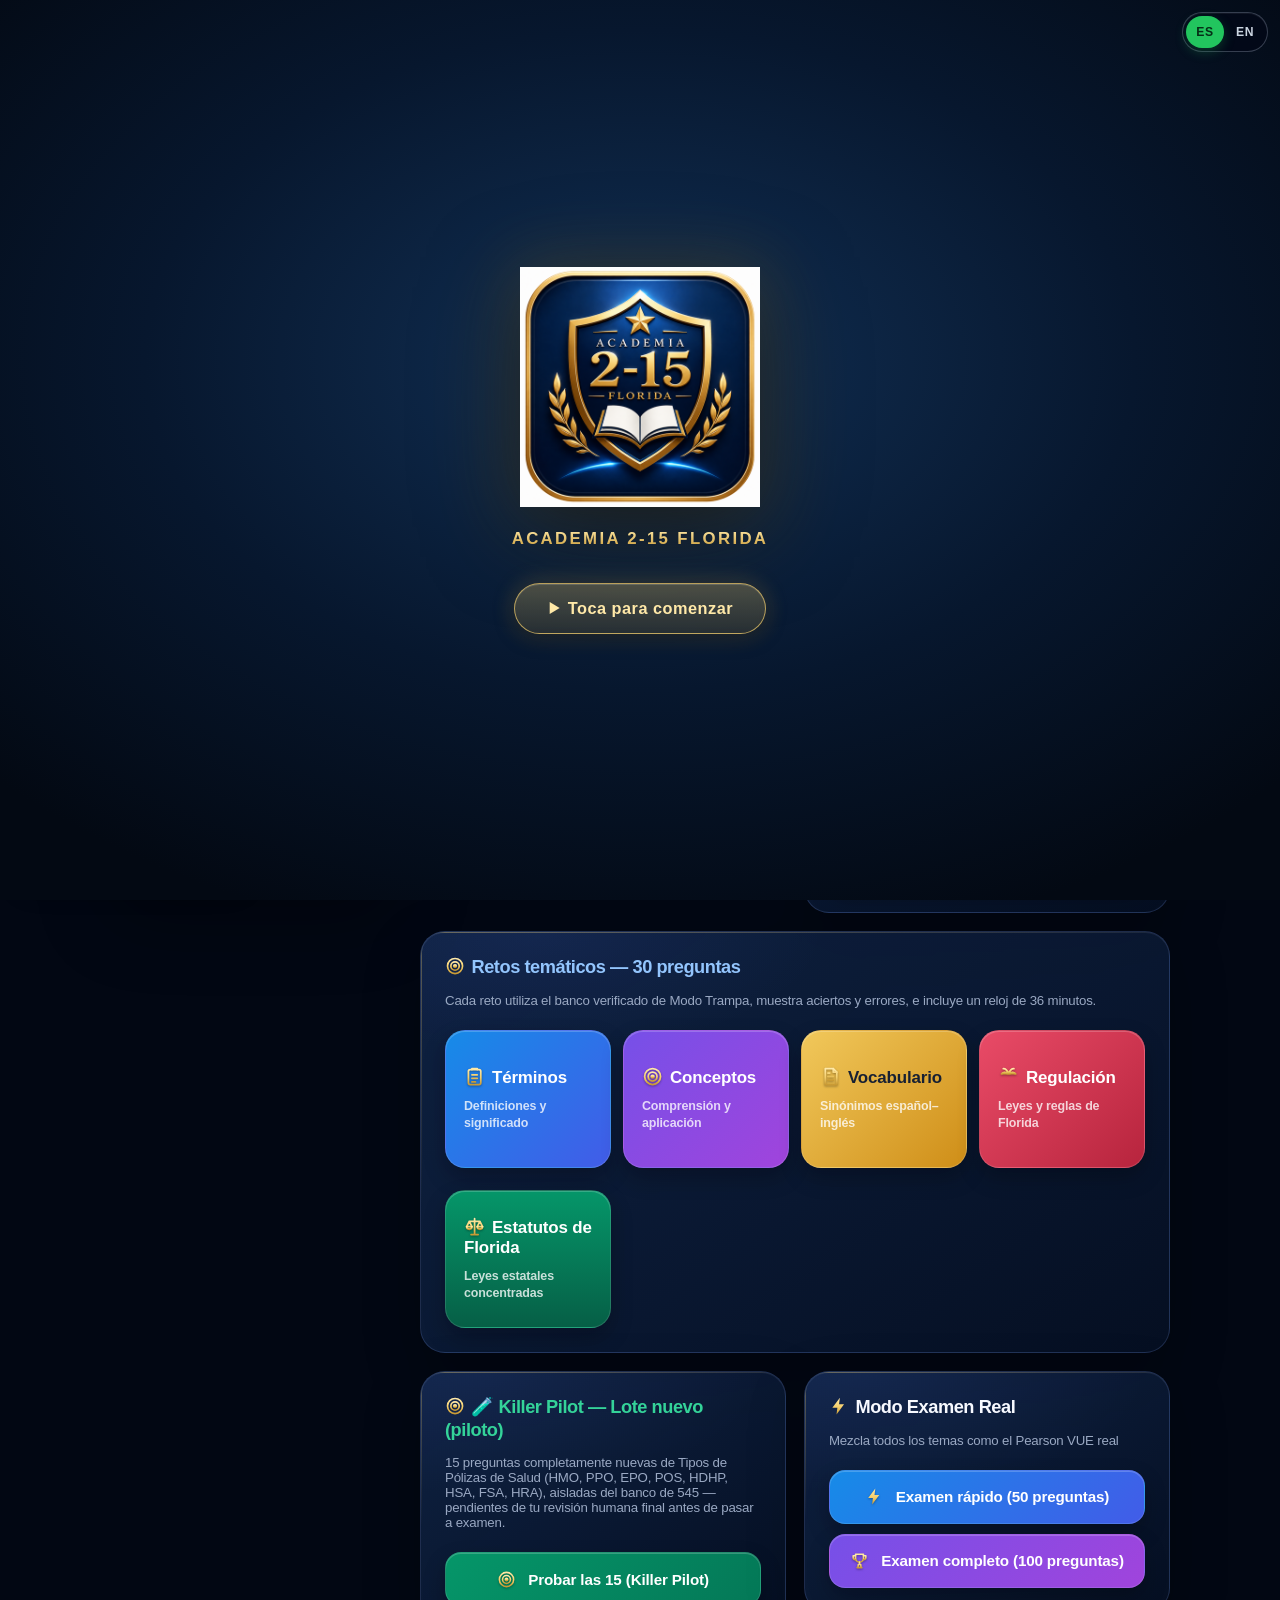
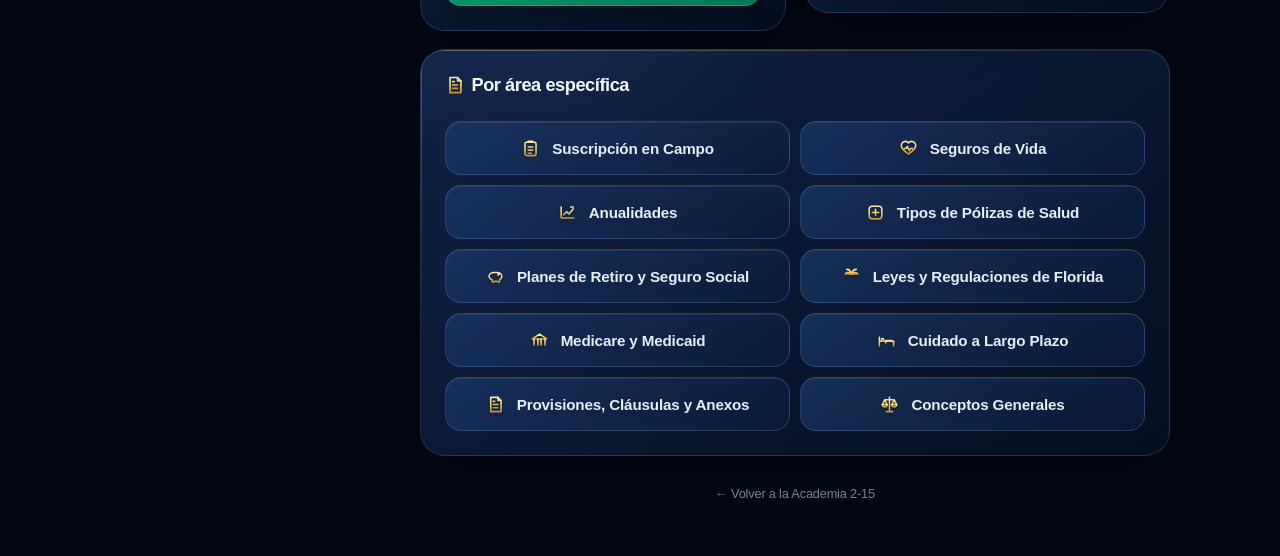
<file: modo-trampa.html>
<!DOCTYPE html>
<html lang="es">
<head>
<meta charset="UTF-8"/>
<meta name="viewport" content="width=device-width,initial-scale=1,maximum-scale=1"/>
<meta name="apple-mobile-web-app-capable" content="yes"/>
<meta name="apple-mobile-web-app-status-bar-style" content="black-translucent"/>
<meta name="apple-mobile-web-app-title" content="Academia 2-15"/>
<link rel="apple-touch-icon" href="apple-touch-icon.png"/>
<link rel="apple-touch-icon" sizes="120x120" href="apple-touch-icon-120.png"/>
<link rel="apple-touch-icon" sizes="152x152" href="apple-touch-icon-152.png"/>
<link rel="apple-touch-icon" sizes="167x167" href="apple-touch-icon-167.png"/>
<link rel="apple-touch-icon" sizes="180x180" href="apple-touch-icon-180.png"/>
<link rel="icon" type="image/png" href="apple-touch-icon-180.png"/>
<title>Modo Trampa — Academia 2-15</title>
<style>
:root{
  --bg:#040a17;--bg2:#071324;--card:#0c1c38;--card2:#0f2445;
  --border:#1c355f;
  --gold:#f5cf6b;--gold-deep:#c99a34;--gold-light:#ffe9a8;
  --red:#ef4444;--green:#34d399;
  --blue:#3b82f6;--purple:#7c3aed;--muted:#7c8ba8;
  --text:#e8eef7;
}
*{box-sizing:border-box;margin:0;padding:0;-webkit-tap-highlight-color:transparent}
body{
  background:radial-gradient(1200px 800px at 50% -10%, #0d2247 0%, var(--bg2) 45%, var(--bg) 100%);
  background-attachment:fixed;
  color:var(--text);font-family:-apple-system,BlinkMacSystemFont,"Segoe UI",sans-serif;
  min-height:100vh;
}
.wrap{max-width:680px;margin:0 auto;padding:18px}

/* ===== SPLASH / PANTALLA DE INICIO ===== */
#splash{
  position:fixed;inset:0;z-index:9999;
  display:flex;flex-direction:column;align-items:center;justify-content:center;
  background:radial-gradient(900px 600px at 50% 40%, #123156 0%, #07172e 55%, #030913 100%);
  background:radial-gradient(900px 600px at 50% 40%, #123156 0%, #07172e 55%, #030913 100%);
  transition:opacity .6s ease, visibility .6s ease;
}
#splash.hide{opacity:0;visibility:hidden}
.splash-shield{
  width:min(58vw,240px);height:auto;
  filter:drop-shadow(0 20px 45px rgba(0,0,0,.6)) drop-shadow(0 0 30px rgba(201,154,52,.25));
  animation:shieldIn 1.5s cubic-bezier(.2,.7,.2,1) both;
  position:relative;
}
.splash-glow{
  position:absolute;width:min(58vw,240px);height:min(58vw,240px);border-radius:28px;
  pointer-events:none;
  background:linear-gradient(115deg,transparent 30%,rgba(255,233,168,.55) 48%,transparent 66%);
  background-size:250% 250%;
  mix-blend-mode:screen;
  animation:sheen 1.6s ease-in-out .35s both;
}
.splash-title{
  margin-top:22px;font-weight:800;font-size:1.05rem;letter-spacing:.14em;
  text-transform:uppercase;
  background:linear-gradient(180deg,var(--gold-light),var(--gold-deep));
  -webkit-background-clip:text;background-clip:text;color:transparent;
  animation:fadeUp .8s ease .5s both;
}
@keyframes shieldIn{
  0%{opacity:0;transform:scale(.78)}
  60%{opacity:1}
  100%{opacity:1;transform:scale(1)}
}
@keyframes sheen{
  0%{background-position:180% 0;opacity:0}
  40%{opacity:1}
  100%{background-position:-80% 0;opacity:0}
}
@keyframes fadeUp{from{opacity:0;transform:translateY(10px)}to{opacity:1;transform:translateY(0)}}
#splash-start{
  margin-top:34px;padding:15px 32px;border:1.5px solid rgba(245,207,107,.7);
  border-radius:999px;cursor:pointer;
  background:linear-gradient(180deg,rgba(245,207,107,.28),rgba(201,154,52,.16));
  color:#ffe9a8;font-weight:800;font-size:1.02rem;letter-spacing:.03em;
  display:inline-flex;align-items:center;
  box-shadow:0 4px 20px rgba(0,0,0,.4),0 0 22px 2px rgba(245,207,107,.2),inset 0 1px 0 rgba(255,255,255,.15);
  animation:startPulse 2s ease-in-out infinite;
  -webkit-backdrop-filter:blur(4px);backdrop-filter:blur(4px);
}
#splash-start:active{transform:scale(.96)}
@keyframes startPulse{
  0%,100%{box-shadow:0 4px 16px rgba(0,0,0,.35),0 0 0 0 rgba(245,207,107,.0),inset 0 1px 0 rgba(255,255,255,.12)}
  50%{box-shadow:0 4px 20px rgba(0,0,0,.4),0 0 22px 2px rgba(245,207,107,.25),inset 0 1px 0 rgba(255,255,255,.15)}
}

/* ===== ENTRADA DEL CONTENIDO ===== */
.wrap>*{animation:contentIn .5s ease both}
@keyframes contentIn{from{opacity:0;transform:translateY(8px)}to{opacity:1;transform:translateY(0)}}

/* ===== LOGO EN HOME ===== */
.brand{text-align:center;margin:6px 0 18px}
.brand img{width:96px;height:96px;filter:drop-shadow(0 8px 20px rgba(0,0,0,.5)) drop-shadow(0 0 14px rgba(201,154,52,.22));animation:floaty 4s ease-in-out infinite}
@keyframes floaty{0%,100%{transform:translateY(0)}50%{transform:translateY(-5px)}}

/* ===== TARJETAS PREMIUM ===== */
.card{
  position:relative;
  background:linear-gradient(160deg,var(--card2) 0%,var(--card) 100%);
  border:1px solid rgba(201,154,52,.18);
  border-radius:20px;padding:20px;margin-bottom:16px;
  box-shadow:0 10px 30px rgba(0,0,0,.35), inset 0 1px 0 rgba(255,255,255,.04);
}
.card::before{
  content:"";position:absolute;inset:0;border-radius:20px;padding:1px;
  background:linear-gradient(160deg,rgba(245,207,107,.35),transparent 40%);
  -webkit-mask:linear-gradient(#000 0 0) content-box,linear-gradient(#000 0 0);
  -webkit-mask-composite:xor;mask-composite:exclude;pointer-events:none;
}

/* ===== BOTONES 3D ===== */
.btn{
  display:inline-flex;align-items:center;justify-content:center;gap:6px;
  padding:14px 18px;border-radius:14px;border:0;cursor:pointer;
  font-weight:800;font-size:.92rem;width:100%;margin-bottom:10px;
  color:#fff;position:relative;
  box-shadow:0 6px 0 rgba(0,0,0,.25), 0 10px 22px rgba(0,0,0,.35), inset 0 1px 0 rgba(255,255,255,.18);
  transition:transform .12s ease, box-shadow .12s ease, filter .2s ease;
}
.btn:active{transform:translateY(4px);box-shadow:0 2px 0 rgba(0,0,0,.25),0 6px 14px rgba(0,0,0,.3),inset 0 1px 0 rgba(255,255,255,.15)}
.btn-gold{background:linear-gradient(180deg,#e6b84e,#a9781f)}
.btn-red{background:linear-gradient(180deg,#e05a5a,#9c2323)}
.btn-blue{background:linear-gradient(180deg,#4a90e2,#1e42a0)}
.btn-purple{background:linear-gradient(180deg,#9366e0,#4c1d95)}
.btn-sec{
  background:linear-gradient(180deg,#16294a,#0e1d38);
  color:#c7d3e8;border:1px solid rgba(245,207,107,.16);
  box-shadow:0 5px 0 rgba(0,0,0,.22),0 8px 16px rgba(0,0,0,.28),inset 0 1px 0 rgba(255,255,255,.05);
  font-weight:700;font-size:.9rem;
}
.btn-sec:active{transform:translateY(4px);box-shadow:0 2px 0 rgba(0,0,0,.22),0 4px 10px rgba(0,0,0,.25)}

.badge{display:inline-block;padding:3px 12px;border-radius:999px;font-size:.7rem;font-weight:800;margin-bottom:10px}

/* ===== OPCIONES DE QUIZ ===== */
.opt{
  display:block;width:100%;text-align:left;padding:14px 16px;margin-bottom:10px;
  background:linear-gradient(180deg,#0a1a33,#081426);
  border:1.5px solid rgba(245,207,107,.14);border-radius:14px;cursor:pointer;
  font-size:.9rem;color:var(--text);line-height:1.45;
  box-shadow:0 4px 12px rgba(0,0,0,.25),inset 0 1px 0 rgba(255,255,255,.04);
  transition:transform .12s ease,border-color .2s ease,background .2s ease;
}
.opt:active{transform:scale(.985)}

.prog{height:6px;background:#0c1c38;border-radius:999px;overflow:hidden;margin:12px 0;box-shadow:inset 0 1px 3px rgba(0,0,0,.5)}
.bar{height:100%;border-radius:999px;transition:width .4s ease;background:linear-gradient(90deg,var(--gold-deep),var(--gold))}
.hidden{display:none!important}
h1{font-size:1.5rem;font-weight:900;margin-bottom:4px;background:linear-gradient(180deg,#fff,#cfd8e8);-webkit-background-clip:text;background-clip:text;color:transparent}
h2{font-size:1.12rem;font-weight:800;margin-bottom:10px}
.muted{color:var(--muted);font-size:.83rem}
.concept-tag{background:linear-gradient(180deg,#17325c,#122a4e);background:linear-gradient(180deg,#17325c,#122a4e);color:var(--gold-light);border:1px solid rgba(245,207,107,.22);padding:4px 11px;border-radius:999px;font-size:.7rem;font-weight:700;display:inline-block;margin:2px}
.feedback-box{padding:15px;border-radius:14px;margin-top:12px;font-size:.86rem;line-height:1.65;box-shadow:inset 0 1px 0 rgba(255,255,255,.05)}
.score-ring{width:100px;height:100px;border-radius:50%;display:flex;align-items:center;justify-content:center;flex-direction:column;margin:0 auto 12px;font-weight:900;font-size:1.5rem;box-shadow:0 8px 20px rgba(0,0,0,.4),inset 0 2px 4px rgba(255,255,255,.1)}
table{width:100%;border-collapse:collapse;font-size:.83rem}
td,th{padding:9px 10px;border-bottom:1px solid rgba(245,207,107,.12);text-align:left}
th{color:var(--muted);font-weight:600}
h1.title-gold{background:linear-gradient(180deg,var(--gold-light),var(--gold-deep));-webkit-background-clip:text;background-clip:text;color:transparent}
.retos-grid{display:grid;grid-template-columns:1fr 1fr;gap:10px}
.reto-btn{min-height:86px;display:flex;flex-direction:column;align-items:flex-start;justify-content:center;text-align:left}
.reto-btn small{display:block;margin-top:4px;color:rgba(255,255,255,.72);font-weight:600}
.quiz-clock{min-width:70px;padding:7px 10px;border:1px solid rgba(52,211,153,.45);border-radius:999px;background:rgba(5,150,105,.14);color:#6ee7b7;font-weight:900;text-align:center;font-variant-numeric:tabular-nums}
.quiz-clock[data-urgency="amber"]{border-color:rgba(245,158,11,.55);background:rgba(245,158,11,.14);color:#fbbf24}
.quiz-clock[data-urgency="red"]{border-color:rgba(239,68,68,.6);background:rgba(239,68,68,.14);color:#f87171;animation:clockPulse 1s ease-in-out infinite}
@keyframes clockPulse{50%{transform:scale(1.04);box-shadow:0 0 16px rgba(239,68,68,.3)}}
@media(max-width:520px){.retos-grid{grid-template-columns:1fr}.reto-btn{min-height:72px}}
</style>
<link rel="stylesheet" href="pearson-modern.css?v=20260725-2"/>
<link rel="stylesheet" href="interaction-fx.css?v=20260810-1"/>
<link rel="stylesheet" href="academia-i18n.css?v=20260901-1"/>
</head>
<body>

<!-- ===== SPRITE DE ICONOS SVG DORADOS ===== -->
<svg width="0" height="0" style="position:absolute" aria-hidden="true">
  <defs>
    <linearGradient id="goldGrad" x1="0" y1="0" x2="0" y2="1">
      <stop offset="0%" stop-color="#ffe9a8"/>
      <stop offset="55%" stop-color="#f5cf6b"/>
      <stop offset="100%" stop-color="#c99a34"/>
    </linearGradient>
    <!-- Repetir (errores) -->
    <symbol id="ic-repeat" viewBox="0 0 24 24"><g fill="none" stroke="url(#goldGrad)" stroke-width="2" stroke-linecap="round" stroke-linejoin="round"><path d="M3 12a9 9 0 0 1 15-6.7L21 8"/><path d="M21 3v5h-5"/><path d="M21 12a9 9 0 0 1-15 6.7L3 16"/><path d="M3 21v-5h5"/></g></symbol>
    <!-- Fuego (áreas débiles) -->
    <symbol id="ic-fire" viewBox="0 0 24 24"><path fill="url(#goldGrad)" d="M12 2s5 4 5 9a5 5 0 0 1-10 0c0-1.5.6-2.7 1.2-3.6C8 9 9 8.5 9 8.5s.2 1.5 1 2c0-2 2-5 2-8.5z"/></symbol>
    <!-- Calavera (intensivo) -->
    <symbol id="ic-skull" viewBox="0 0 24 24"><g fill="none" stroke="url(#goldGrad)" stroke-width="2" stroke-linecap="round" stroke-linejoin="round"><path d="M12 3a8 8 0 0 0-5 14v3h10v-3a8 8 0 0 0-5-14z"/><circle cx="9" cy="12" r="1.5" fill="url(#goldGrad)"/><circle cx="15" cy="12" r="1.5" fill="url(#goldGrad)"/><path d="M12 16v2"/></g></symbol>
    <!-- Diana (refuerzo) -->
    <symbol id="ic-target" viewBox="0 0 24 24"><g fill="none" stroke="url(#goldGrad)" stroke-width="2"><circle cx="12" cy="12" r="9"/><circle cx="12" cy="12" r="5"/><circle cx="12" cy="12" r="1.5" fill="url(#goldGrad)"/></g></symbol>
    <!-- Rayo (examen rápido) -->
    <symbol id="ic-bolt" viewBox="0 0 24 24"><path fill="url(#goldGrad)" d="M13 2 4 14h6l-1 8 9-12h-6z"/></symbol>
    <!-- Trofeo (examen completo) -->
    <symbol id="ic-trophy" viewBox="0 0 24 24"><g fill="none" stroke="url(#goldGrad)" stroke-width="2" stroke-linecap="round" stroke-linejoin="round"><path d="M7 4h10v5a5 5 0 0 1-10 0z"/><path d="M7 6H4v2a3 3 0 0 0 3 3M17 6h3v2a3 3 0 0 1-3 3"/><path d="M12 14v3M9 21h6M10 21l.5-4h3l.5 4"/></g></symbol>
    <!-- Portapapeles (suscripción) -->
    <symbol id="ic-clipboard" viewBox="0 0 24 24"><g fill="none" stroke="url(#goldGrad)" stroke-width="2" stroke-linecap="round" stroke-linejoin="round"><rect x="5" y="4" width="14" height="17" rx="2"/><path d="M9 4V3h6v1M9 10h6M9 14h6M9 18h4"/></g></symbol>
    <!-- Corazón latido (vida) -->
    <symbol id="ic-heart" viewBox="0 0 24 24"><g fill="none" stroke="url(#goldGrad)" stroke-width="2" stroke-linecap="round" stroke-linejoin="round"><path d="M20.8 6.6a5 5 0 0 0-8.8-1.6A5 5 0 0 0 3.2 6.6C1.8 9.5 3.5 13 12 19c8.5-6 10.2-9.5 8.8-12.4z"/><path d="M7 12h2l1.5-2.5L13 15l1.5-3H17"/></g></symbol>
    <!-- Gráfico creciente (anualidades) -->
    <symbol id="ic-chart" viewBox="0 0 24 24"><g fill="none" stroke="url(#goldGrad)" stroke-width="2" stroke-linecap="round" stroke-linejoin="round"><path d="M4 19V5M4 19h16"/><path d="M7 15l4-4 3 3 5-6"/><path d="M19 8V5h-3" opacity=".9"/></g></symbol>
    <!-- Cruz médica (salud) -->
    <symbol id="ic-health" viewBox="0 0 24 24"><g fill="none" stroke="url(#goldGrad)" stroke-width="2" stroke-linecap="round" stroke-linejoin="round"><rect x="4" y="4" width="16" height="16" rx="4"/><path d="M12 8v8M8 12h8"/></g></symbol>
    <!-- Alcancía (retiro) -->
    <symbol id="ic-savings" viewBox="0 0 24 24"><g fill="none" stroke="url(#goldGrad)" stroke-width="2" stroke-linecap="round" stroke-linejoin="round"><path d="M4 12a6 5 0 0 1 6-5h4a6 5 0 0 1 6 5 6 5 0 0 1-3 4.3V19h-2.5l-.5-1h-3l-.5 1H8v-2.7A6 5 0 0 1 4 12z"/><path d="M4 11H3M15 9h2"/><circle cx="15.5" cy="11" r="1" fill="url(#goldGrad)" stroke="none"/></g></symbol>
    <!-- Palmera (Florida) -->
    <symbol id="ic-palm" viewBox="0 0 24 24"><g fill="none" stroke="url(#goldGrad)" stroke-width="2" stroke-linecap="round" stroke-linejoin="round"><path d="M12 21V9"/><path d="M12 9c-3-3-7-2-8 0 2-1 5 0 8 0zM12 9c3-3 7-2 8 0-2-1-5 0-8 0zM12 9c-1-4-4-6-6-6 3 0 5 3 6 6zM12 9c1-4 4-6 6-6-3 0-5 3-6 6z"/></g></symbol>
    <!-- Columnas (Medicare/gobierno) -->
    <symbol id="ic-bank" viewBox="0 0 24 24"><g fill="none" stroke="url(#goldGrad)" stroke-width="2" stroke-linecap="round" stroke-linejoin="round"><path d="M3 10l9-6 9 6z"/><path d="M5 10v8M10 10v8M14 10v8M19 10v8"/><path d="M3 21h18"/></g></symbol>
    <!-- Cama (LTC) -->
    <symbol id="ic-bed" viewBox="0 0 24 24"><g fill="none" stroke="url(#goldGrad)" stroke-width="2" stroke-linecap="round" stroke-linejoin="round"><path d="M3 8v11M3 13h18v6M21 19v-4a3 3 0 0 0-3-3h-7v3"/><circle cx="7" cy="11" r="1.5"/></g></symbol>
    <!-- Documento (provisiones) -->
    <symbol id="ic-scroll" viewBox="0 0 24 24"><g fill="none" stroke="url(#goldGrad)" stroke-width="2" stroke-linecap="round" stroke-linejoin="round"><path d="M6 3h9l4 4v14H6z"/><path d="M15 3v4h4M9 12h6M9 16h6M9 8h2"/></g></symbol>
    <!-- Balanza (generales) -->
    <symbol id="ic-scale" viewBox="0 0 24 24"><g fill="none" stroke="url(#goldGrad)" stroke-width="2" stroke-linecap="round" stroke-linejoin="round"><path d="M12 3v18M8 21h8M6 6h12M6 6 3 12h6zM18 6l-3 6h6z"/><path d="M3 12a3 3 0 0 0 6 0M15 12a3 3 0 0 0 6 0"/></g></symbol>
    <!-- Casa (inicio) -->
    <symbol id="ic-home" viewBox="0 0 24 24"><g fill="none" stroke="url(#goldGrad)" stroke-width="2" stroke-linecap="round" stroke-linejoin="round"><path d="M3 11l9-7 9 7"/><path d="M5 10v10h14V10"/><path d="M10 20v-6h4v6"/></g></symbol>
    <!-- Gráfico progreso (panel) -->
    <symbol id="ic-progress" viewBox="0 0 24 24"><g fill="none" stroke="url(#goldGrad)" stroke-width="2" stroke-linecap="round" stroke-linejoin="round"><rect x="3" y="3" width="18" height="18" rx="3"/><path d="M8 16v-3M12 16v-6M16 16v-4"/></g></symbol>
  </defs>
</svg>

<style>
.ic{width:1.15em;height:1.15em;vertical-align:-.2em;margin-right:.15em;flex-shrink:0}
.btn .ic{width:1.25em;height:1.25em;margin-right:.4em;vertical-align:-.25em;filter:drop-shadow(0 1px 1px rgba(0,0,0,.35))}
h2 .ic{width:1.1em;height:1.1em;margin-right:.35em;vertical-align:-.18em}
</style>

<!-- PANTALLA DE INICIO -->
<div id="splash">
  <div style="position:relative;display:flex;align-items:center;justify-content:center">
    <img src="escudo-215.png" class="splash-shield" alt="Academia 2-15 Florida"/>
    <div class="splash-glow"></div>
  </div>
  <div class="splash-title">Academia 2-15 Florida</div>
  <button id="splash-start" aria-label="Comenzar">
    <svg width="16" height="16" viewBox="0 0 24 24" style="vertical-align:-.15em;margin-right:.3em"><path fill="currentColor" d="M4 3v18l15-9z"/></svg>
    Toca para comenzar
  </button>
</div>

<div class="wrap">

<aside class="pk-sidebar" aria-label="Navegación de Modo Trampa">
  <div class="pk-sidebar-mark">2·15</div>
  <h2>Modo Trampa</h2>
  <p class="pk-sidebar-sub">Entrenamiento avanzado · 1,106 preguntas verificadas</p>
  <span class="pk-nav-label">Navegación</span>
  <nav class="pk-nav">
    <button type="button" class="active" onclick="document.getElementById('stats-panel').scrollIntoView({behavior:'smooth'})"><svg class="ic"><use href="#ic-home"/></svg>Inicio</button>
    <button type="button" onclick="document.getElementById('pk-weak').scrollIntoView({behavior:'smooth'})"><svg class="ic"><use href="#ic-fire"/></svg>Áreas débiles</button>
    <button type="button" onclick="document.getElementById('pk-retos').scrollIntoView({behavior:'smooth'})"><svg class="ic"><use href="#ic-target"/></svg>Retos de 30</button>
    <button type="button" onclick="document.getElementById('pk-exam').scrollIntoView({behavior:'smooth'})"><svg class="ic"><use href="#ic-bolt"/></svg>Examen real</button>
    <button type="button" onclick="document.getElementById('pk-areas').scrollIntoView({behavior:'smooth'})"><svg class="ic"><use href="#ic-scroll"/></svg>Por área</button>
  </nav>
  <div class="pk-sidebar-foot"><a href="index.html">← Volver a Academia 2-15</a></div>
</aside>

<!-- HOME -->
<div id="home">
  <div class="brand" style="padding:14px 0 6px">
    <img src="escudo-215.png" alt="Academia 2-15 Florida"/>
    <h1 class="title-gold" style="margin-top:10px">Modo Trampa</h1>
    <p class="muted" style="margin-bottom:4px">Entrenador por conceptos — no memorización</p>
    <p class="muted" style="font-size:.78rem">Cada concepto aparece con redacciones distintas,<br>sinónimos y distractores que parecen correctos</p>
  </div>

  <div class="card" id="stats-panel" style="border-color:#334155">
    <h2><svg class="ic"><use href="#ic-progress"/></svg>Tu Progreso</h2>
    <div id="stats-summary" style="font-size:.85rem;color:var(--muted);margin-bottom:10px">Cargando...</div>
    <button class="btn" style="background:linear-gradient(135deg,#7f1d1d,#991b1b);color:#fff" onclick="startErrorsMode()" id="btn-errors"><svg class="ic"><use href="#ic-repeat"/></svg>Solo mis errores</button>
  </div>

  <div class="card" id="pk-weak" style="border-color:#92400e">
    <h2 style="color:#fbbf24"><svg class="ic"><use href="#ic-fire"/></svg>Áreas débiles — Prioridad máxima</h2>
    <div style="margin-bottom:12px">
      <span class="concept-tag">Field Underwriting</span>
      <span class="concept-tag">FL Statutes & Annuities</span>
      <span class="concept-tag">Retirement Concepts</span>
      <span class="concept-tag">Policy Provisions</span>
      <span class="concept-tag">Health Policy Types</span>
    </div>
    <button class="btn btn-red" onclick="startMode('weak',30)"><svg class="ic"><use href="#ic-fire"/></svg>Atacar mis áreas débiles (30 preguntas)</button>
    <button class="btn btn-gold" onclick="startMode('weak',60)"><svg class="ic"><use href="#ic-skull"/></svg>Modo intensivo áreas débiles (60 preguntas)</button>
    <button class="btn btn-purple" onclick="startMode('refuerzo',40)"><svg class="ic"><use href="#ic-target"/></svg>Refuerzo: números y conceptos que confundo (40 preguntas)</button>
  </div>

  <div class="card" id="pk-retos" style="border-color:#2563eb;background:linear-gradient(180deg,rgba(37,99,235,.12),transparent)">
    <h2 style="color:#93c5fd"><svg class="ic"><use href="#ic-target"/></svg>Retos temáticos — 30 preguntas</h2>
    <p class="muted" style="margin-bottom:12px">Cada reto utiliza el banco verificado de Modo Trampa, muestra aciertos y errores, e incluye un reloj de 36 minutos.</p>
    <div class="retos-grid">
      <button class="btn btn-blue reto-btn" onclick="startMode('reto_terminos',30)"><strong><svg class="ic"><use href="#ic-clipboard"/></svg>Términos</strong><small>Definiciones y significado</small></button>
      <button class="btn btn-purple reto-btn" onclick="startMode('reto_conceptos',30)"><strong><svg class="ic"><use href="#ic-target"/></svg>Conceptos</strong><small>Comprensión y aplicación</small></button>
      <button class="btn btn-gold reto-btn" onclick="startMode('reto_vocabulario',30)"><strong><svg class="ic"><use href="#ic-scroll"/></svg>Vocabulario</strong><small>Sinónimos español–inglés</small></button>
      <button class="btn btn-red reto-btn" onclick="startMode('reto_regulacion',30)"><strong><svg class="ic"><use href="#ic-palm"/></svg>Regulación</strong><small>Leyes y reglas de Florida</small></button>
      <button class="btn reto-btn" style="background:linear-gradient(180deg,#059669,#065f46)" onclick="startMode('reto_estatutos',30)"><strong><svg class="ic"><use href="#ic-scale"/></svg>Estatutos de Florida</strong><small>Leyes estatales concentradas</small></button>
    </div>
  </div>

  <div class="card" id="pk-pilot" style="border-color:#059669;background:linear-gradient(180deg,rgba(5,150,105,.08),transparent)">
    <h2 style="color:#34d399"><svg class="ic"><use href="#ic-target"/></svg>🧪 Killer Pilot — Lote nuevo (piloto)</h2>
    <p class="muted" style="margin-bottom:12px">15 preguntas completamente nuevas de Tipos de Pólizas de Salud (HMO, PPO, EPO, POS, HDHP, HSA, FSA, HRA), aisladas del banco de 545 — pendientes de tu revisión humana final antes de pasar a examen.</p>
    <button class="btn" style="background:linear-gradient(135deg,#059669,#047857);color:#fff" onclick="startMode('killer_pilot',15)"><svg class="ic"><use href="#ic-target"/></svg>Probar las 15 (Killer Pilot)</button>
  </div>

  <div class="card" id="pk-exam">
    <h2><svg class="ic"><use href="#ic-bolt"/></svg>Modo Examen Real</h2>
    <p class="muted" style="margin-bottom:12px">Mezcla todos los temas como el Pearson VUE real</p>
    <button class="btn btn-blue" onclick="startMode('all',50)"><svg class="ic"><use href="#ic-bolt"/></svg>Examen rápido (50 preguntas)</button>
    <button class="btn btn-purple" onclick="startMode('all',100)"><svg class="ic"><use href="#ic-trophy"/></svg>Examen completo (100 preguntas)</button>
  </div>

  <div class="card" id="pk-areas">
    <h2><svg class="ic"><use href="#ic-scroll"/></svg>Por área específica</h2>
    <button class="btn btn-sec" onclick="startMode('suscripcion',25)"><svg class="ic"><use href="#ic-clipboard"/></svg>Suscripción en Campo</button>
    <button class="btn btn-sec" onclick="startMode('vida',35)"><svg class="ic"><use href="#ic-heart"/></svg>Seguros de Vida</button>
    <button class="btn btn-sec" onclick="startMode('anualidades',30)"><svg class="ic"><use href="#ic-chart"/></svg>Anualidades</button>
    <button class="btn btn-sec" onclick="startMode('salud',30)"><svg class="ic"><use href="#ic-health"/></svg>Tipos de Pólizas de Salud</button>
    <button class="btn btn-sec" onclick="startMode('retiro',30)"><svg class="ic"><use href="#ic-savings"/></svg>Planes de Retiro y Seguro Social</button>
    <button class="btn btn-sec" onclick="startMode('florida',25)"><svg class="ic"><use href="#ic-palm"/></svg>Leyes y Regulaciones de Florida</button>
    <button class="btn btn-sec" onclick="startMode('medicare',20)"><svg class="ic"><use href="#ic-bank"/></svg>Medicare y Medicaid</button>
    <button class="btn btn-sec" onclick="startMode('ltc',20)"><svg class="ic"><use href="#ic-bed"/></svg>Cuidado a Largo Plazo</button>
    <button class="btn btn-sec" onclick="startMode('provisiones',20)"><svg class="ic"><use href="#ic-scroll"/></svg>Provisiones, Cláusulas y Anexos</button>
    <button class="btn btn-sec" onclick="startMode('generales',20)"><svg class="ic"><use href="#ic-scale"/></svg>Conceptos Generales</button>
  </div>

  <div style="text-align:center;margin-top:10px">
    <a href="index.html" style="color:var(--muted);font-size:.8rem;text-decoration:none">← Volver a la Academia 2-15</a>
  </div>
</div>

<!-- QUIZ -->
<div id="quiz" class="hidden">
  <div style="display:flex;align-items:center;justify-content:space-between;margin-bottom:10px">
    <button class="btn btn-sec" style="width:auto;padding:7px 12px;margin:0;font-size:.78rem" onclick="goHome()">✕ Salir</button>
    <span id="q-count" class="muted"></span>
    <span id="q-clock" class="quiz-clock hidden" aria-label="Tiempo restante">36:00</span>
    <span id="q-score" style="font-weight:700;color:var(--gold);font-size:.88rem"></span>
  </div>
  <div class="prog"><div class="bar" id="pbar" style="background:linear-gradient(90deg,#dc2626,#ffd700)"></div></div>
  <div class="card" style="margin-top:10px">
    <div id="q-area" style="margin-bottom:8px"></div>
    <div id="q-variant" class="muted" style="font-size:.72rem;margin-bottom:8px"></div>
    <div id="q-text" style="font-weight:800;font-size:.98rem;line-height:1.55;margin-bottom:14px;color:#f0f9ff"></div>
    <div id="q-opts"></div>
    <div id="q-feedback" class="hidden"></div>
    <button id="q-next" class="btn btn-blue hidden" onclick="nextQ()" style="margin-top:10px">Siguiente →</button>
  </div>
</div>

<!-- RESULT -->
<div id="result" class="hidden">
  <div class="card" style="text-align:center">
    <div id="r-ring" class="score-ring" style="background:#1e3a5f"></div>
    <div id="r-verdict" style="font-weight:800;font-size:1.1rem;margin-bottom:8px"></div>
    <div id="r-stats" style="display:grid;grid-template-columns:1fr 1fr 1fr;gap:8px;margin:14px 0"></div>
  </div>
  <div id="r-areas" class="card"></div>
  <div id="r-mistakes" class="card hidden"></div>
  <div style="display:flex;gap:8px;margin-top:4px">
    <button class="btn btn-blue" onclick="goHome()"><svg class="ic"><use href="#ic-home"/></svg>Inicio</button>
    <button class="btn btn-red" onclick="retryWeak()" id="retry-btn"><svg class="ic"><use href="#ic-fire"/></svg>Repetir errores</button>
  </div>
</div>

</div><!-- /wrap -->

<!-- ============================================================
     BANCO DE CONCEPTOS — Fase 2B
     9 módulos temáticos + sinónimos + trampas + loader central
     ============================================================ -->
<script src="pk-synonyms.js?v=20260727"></script>
<script src="pk-traps.js"></script>
<!-- FASE 1 — Infraestructura adaptativa (no altera el motor de quiz existente) -->
<script src="pk-blueprint.js"></script>
<script src="pk-schema.js"></script>
<script src="pk-storage.js"></script>
<script src="pk-data-underwriting.js"></script>
<script src="pk-data-life.js"></script>
<script src="pk-data-annuities.js"></script>
<script src="pk-data-health.js"></script>
<script src="pk-data-retirement.js"></script>
<script src="pk-data-florida.js"></script>
<script src="pk-data-medicare.js"></script>
<script src="pk-data-ltc.js"></script>
<script src="pk-data-general.js"></script>
<script src="pk-data-nivel1.js"></script>
<script src="pk-data-nivel2.js"></script>
<script src="pk-data-nivel3.js"></script>
<script src="pk-data-nivel4.js"></script>
<script src="pk-data-nivel5.js"></script>
<script src="pk-data-refuerzo.js"></script>
<script src="pk-data-disposiciones.js"></script>
<script src="pk-data-campo.js"></script>
<!-- CICLO 1 — Desarrollo incremental: HMO/PPO/EPO/POS estilo Killer -->
<script src="pk-data-killer-hmoppo.js"></script>
<!-- FASE 2 — Lote piloto Killer (15 preguntas, aisladas a propósito del
     banco viejo: NO se agrega al arreglo MODULOS de pk-loader.js, para
     que nunca se mezcle automáticamente con las 545 preguntas existentes) -->
<script src="pk-data-killer-pilot.js"></script>
<script src="pk-loader.js"></script>
<script src="question-rotation.js?v=20260811-1"></script>
<script src="pk-option-quality.js?v=20260812-1"></script>

<script>
// ============================================================
// CONCEPT DATABASE — Cargado desde pk-loader.js (Fase 2B)
// 9 módulos temáticos unificados: 47 conceptos, 235 variantes
// ============================================================

const AREAS = (window.PK_AREAS_FULL) ? window.PK_AREAS_FULL : {
  underwriting: "Field Underwriting Procedures",
  florida: "FL Statutes, Rules & Annuities",
  retirement: "Retirement & Other Concepts",
  provisions: "Policy Provisions, Clauses & Riders",
  health: "Types of Health Policies"
};

const CONCEPTS = (window.PK_CONCEPTOS_FULL && window.PK_CONCEPTOS_FULL.length > 0)
  ? window.PK_CONCEPTOS_FULL
  : [];

// Aviso visible si el banco no cargó — ayuda a diagnosticar en producción
if (CONCEPTS.length === 0) {
  console.error('MODO TRAMPA: CONCEPTS está vacío. Revisa que los 9 módulos pk-data-*.js y pk-loader.js hayan cargado correctamente.');
}

// Banco anterior conservado como respaldo — ya no se usa activamente
// (Banco anterior eliminado — ya no se usa. El banco activo es PK_CONCEPTOS_FULL)


// ============================================================
// ENGINE
// ============================================================
let mode='', maxQ=30, pool=[], idx=0, correct=0, mistakes=[], answered=false;
let areaStats={};
let questionShownAt=0;
let quizTimer=null, quizSeconds=0;
const TIMED_RETO_SECONDS=36*60;

function isTimedReto(m){ return /^reto_/.test(m); }
function stopQuizTimer(){
  if(quizTimer){ clearInterval(quizTimer); quizTimer=null; }
}
function renderQuizClock(){
  const clock=document.getElementById('q-clock');
  if(!clock) return;
  if(!isTimedReto(mode)){ clock.classList.add('hidden'); return; }
  clock.classList.remove('hidden');
  const min=Math.floor(quizSeconds/60), sec=quizSeconds%60;
  clock.textContent=String(min).padStart(2,'0')+':'+String(sec).padStart(2,'0');
  clock.dataset.urgency=quizSeconds<=300?'red':(quizSeconds<=720?'amber':'green');
}
function startQuizTimer(){
  stopQuizTimer();
  if(!isTimedReto(mode)){ renderQuizClock(); return; }
  quizSeconds=TIMED_RETO_SECONDS;
  renderQuizClock();
  quizTimer=setInterval(function(){
    quizSeconds=Math.max(0,quizSeconds-1);
    renderQuizClock();
    if(quizSeconds===0){ stopQuizTimer(); showResult(); }
  },1000);
} // FASE 1 — timestamp para medir tiempo por pregunta (pk-storage.js)

// ============================================================
// CUADERNO DE ERRORES — Persistencia en localStorage
// Guarda cada error con: concepto, pregunta, respuesta correcta,
// respuesta elegida, tipo de trampa, explicación.
// ============================================================
const PK_STORAGE_KEY = 'pk_errors_v1';
const PK_STATS_KEY = 'pk_stats_v1';

function errorAsQuestion(error){
  return {
    q:error.pregunta,
    o:error.opciones,
    a:error.respuestaCorrecta
  };
}

function loadErrorBook(){
  try{
    const stored=JSON.parse(localStorage.getItem(PK_STORAGE_KEY) || '[]');
    if(!Array.isArray(stored)) return [];
    const seen=new Set();
    // Conserva el intento más reciente de cada pregunta y limpia duplicados
    // históricos sin alterar las estadísticas acumuladas.
    return stored.slice().reverse().filter(error=>{
      const key=window.QUESTION_ROTATION
        ? window.QUESTION_ROTATION.itemKey(errorAsQuestion(error))
        : questionKey(errorAsQuestion(error));
      if(!key || seen.has(key)) return false;
      seen.add(key);
      return true;
    }).reverse();
  }
  catch(e){ return []; }
}

function saveErrorBook(errors){
  try{ localStorage.setItem(PK_STORAGE_KEY, JSON.stringify(errors.slice(-300))); }
  catch(e){}
}

function loadStats(){
  try{ return JSON.parse(localStorage.getItem(PK_STATS_KEY) || '{}'); }
  catch(e){ return {}; }
}

function saveStats(stats){
  try{ localStorage.setItem(PK_STATS_KEY, JSON.stringify(stats)); }
  catch(e){}
}

// Registra un error nuevo conservando una sola copia de cada pregunta.
function recordError(q, userAnswerIdx){
  const errors = loadErrorBook();
  const fresh={
    ts: Date.now(),
    concept: q.concept,
    area: q.area,
    areaLabel: q.areaLabel,
    pregunta: q.q,
    opciones: q.o,
    respuestaCorrecta: q.a,
    respuestaElegida: userAnswerIdx,
    tipoTrampa: q.tipo_trampa || null,
    explicacion: q.e || q.correcto || ''
  };
  const freshKey=window.QUESTION_ROTATION
    ? window.QUESTION_ROTATION.itemKey(errorAsQuestion(fresh))
    : questionKey(q);
  const withoutPrevious=errors.filter(error=>{
    const key=window.QUESTION_ROTATION
      ? window.QUESTION_ROTATION.itemKey(errorAsQuestion(error))
      : questionKey(errorAsQuestion(error));
    return key!==freshKey;
  });
  withoutPrevious.push(fresh);
  saveErrorBook(withoutPrevious);

  // Actualizar estadísticas de trampas
  const stats = loadStats();
  if(!stats.trampas) stats.trampas={};
  if(!stats.conceptos) stats.conceptos={};
  if(!stats.sesiones) stats.sesiones=0;
  if(q.tipo_trampa){
    stats.trampas[q.tipo_trampa] = (stats.trampas[q.tipo_trampa]||0) + 1;
  }
  const ckey = q.area + '::' + q.concept;
  if(!stats.conceptos[ckey]) stats.conceptos[ckey]={label:q.concept,area:q.areaLabel,errores:0,total:0};
  stats.conceptos[ckey].errores++;
  stats.conceptos[ckey].total++; // FASE 1 — BUG FIX: antes 'total' solo subía en recordCorrect()
  saveStats(stats);
}

// Registra una respuesta correcta (para estadísticas de concepto)
function recordCorrect(q){
  const stats = loadStats();
  if(!stats.conceptos) stats.conceptos={};
  const ckey = q.area + '::' + q.concept;
  if(!stats.conceptos[ckey]) stats.conceptos[ckey]={label:q.concept,area:q.areaLabel,errores:0,total:0};
  stats.conceptos[ckey].total++;
  saveStats(stats);
}

// Nombre legible para cada tipo de trampa (fallback si pk-traps.js no cargó)
const TRAMPA_NOMBRES = (window.PK_TRAMPAS_FULL && window.PK_TRAMPAS_FULL.TIPOS) ? 
  Object.fromEntries(Object.entries(window.PK_TRAMPAS_FULL.TIPOS).map(([k,v])=>[k,v.nombre])) : {
    EXCEPTO:'EXCEPTO / A menos que', CUAL_NO:'¿Cuál NO es?', SINONIMOS:'Sinónimos',
    NUMEROS_FECHAS:'Números y Fechas', PRIMERO:'PRIMERO / Más apropiado',
    CASI_IDENTICAS:'Respuestas casi idénticas', SIEMPRE_NUNCA:'SIEMPRE / NUNCA',
    INVERSIONES:'Inversión de conceptos', EXCEPCION_LEGAL:'Excepción legal',
    QUIEN_PAGA:'¿Quién paga / es beneficiario?', PROCEDIMIENTO:'Procedimiento',
    MAS_MENOS:'MÁS / MENOS', ESCENARIO:'Escenario específico', VIOLACION:'¿Cuál es la violación?',
    COMPARACION:'Comparación'
  };

function renderStatsSummary(){
  const errors = loadErrorBook();
  const stats = loadStats();
  const panel = document.getElementById('stats-summary');
  const btnErrors = document.getElementById('btn-errors');
  if(!panel) return;

  if(errors.length===0){
    panel.innerHTML = 'Aún no tienes historial. Completa un quiz para ver tus estadísticas aquí.';
    if(btnErrors) btnErrors.style.display='none';
    return;
  }
  if(btnErrors) btnErrors.style.display='block';

  // Top 3 trampas que más confunden
  const trampaEntries = Object.entries(stats.trampas||{}).sort((a,b)=>b[1]-a[1]).slice(0,3);
  let trampaHtml = trampaEntries.length ? trampaEntries.map(([k,v])=>
    `<span class="concept-tag" style="background:#7f1d1d;color:#fecaca">${TRAMPA_NOMBRES[k]||k} (${v}x)</span>`
  ).join(' ') : '<span class="muted">Sin datos aún</span>';

  panel.innerHTML = `
    <div style="margin-bottom:8px"><b style="color:#f87171">${errors.length}</b> errores guardados en tu cuaderno</div>
    <div style="margin-bottom:4px;font-size:.78rem;color:var(--muted)">🎯 Trampas que más te confunden:</div>
    <div>${trampaHtml}</div>
  `;
}

function startErrorsMode(){
  const errors = loadErrorBook();
  if(errors.length===0){ alert('Todavía no tienes errores guardados. ¡Completa un quiz primero!'); return; }
  // Convertir errores guardados al formato de pregunta del motor
  const errorQuestions=errors.map(e=>({
    q: e.pregunta, o: e.opciones, a: e.respuestaCorrecta,
    e: e.explicacion, concept: e.concept, area: e.area, areaLabel: e.areaLabel,
    tipo_trampa: e.tipoTrampa
  }));
  pool=rotatingQuestions(errorQuestions,Math.min(50,errorQuestions.length),'errors');
  mode='errors'; maxQ=pool.length;
  idx=0; correct=0; mistakes=[]; answered=false;
  areaStats={};
  document.getElementById('home').classList.add('hidden');
  document.getElementById('result').classList.add('hidden');
  document.getElementById('quiz').classList.remove('hidden');
  renderQ();
}

function shuffle(a){for(let i=a.length-1;i>0;i--){let j=Math.floor(Math.random()*(i+1));[a[i],a[j]]=[a[j],a[i]];}return a;}

function questionKey(q){
  return String(q&&q.q||'').normalize('NFD').replace(/[\u0300-\u036f]/g,'')
    .toLowerCase().replace(/[^a-z0-9]+/g,' ').trim();
}

function shuffleQuestionOptions(q){
  const entries=shuffle((q.o||[]).map((text,index)=>({text,index})));
  return {...q,o:entries.map(x=>x.text),a:entries.findIndex(x=>x.index===q.a)};
}

function rotatingQuestions(items,max,mode){
  if(window.QUESTION_ROTATION){
    return window.QUESTION_ROTATION.select(items,max,{
      storageKey:'pk_seen_'+mode+'_v2',
      lastStorageKey:'pk_last_'+mode+'_v3',
      itemStorageKey:'pk_items_'+mode+'_v3',
      shuffleQuestions:true,
      shuffleOptions:true
    });
  }
  const unique=[]; const known=new Set();
  items.forEach(q=>{const key=questionKey(q);if(key&&!known.has(key)){known.add(key);unique.push(q);}});
  const storageKey='pk_seen_'+mode+'_v2';
  let seen=[];
  try{seen=JSON.parse(localStorage.getItem(storageKey)||'[]');if(!Array.isArray(seen))seen=[];}catch(e){seen=[];}
  const validKeys=new Set(unique.map(questionKey));
  const seenSet=new Set(seen.filter(key=>validKeys.has(key)));
  let candidates=shuffle(unique.filter(q=>!seenSet.has(questionKey(q))));
  if(candidates.length<max){
    const firstKeys=new Set(candidates.map(questionKey));
    candidates=candidates.concat(shuffle(unique.filter(q=>!firstKeys.has(questionKey(q)))));
    seenSet.clear();
  }
  const selected=candidates.slice(0,max);
  selected.forEach(q=>seenSet.add(questionKey(q)));
  if(seenSet.size>=unique.length)seenSet.clear();
  try{
    localStorage.setItem(storageKey,JSON.stringify([...seenSet]));
    localStorage.setItem('pk_pool_'+mode,String(unique.length));
  }catch(e){}
  return selected.map(shuffleQuestionOptions);
}

function buildVocabularyChallenge(kind,max){
  const dict=window.PK_SINONIMOS || {};
  const entries=shuffle(Object.values(dict).filter(x=>x && x.termino_oficial && x.contexto));
  const official=entries.map(x=>x.termino_oficial);
  const questions=[];
  entries.forEach(function(entry,index){
    let prompt,answer;
    if(kind==='terminos'){
      prompt='¿Qué término corresponde a esta descripción? '+entry.contexto;
      answer=entry.termino_oficial;
    }else{
      const words=[...(entry.variantes||[]),...(entry.en_ingles||[])].filter(Boolean);
      if(!words.length) return;
      const word=words[Math.floor(Math.random()*words.length)];
      prompt='En el vocabulario del examen, “'+word+'” equivale a:';
      answer=entry.termino_oficial;
    }
    const distractors=shuffle(official.filter(x=>x!==answer)).slice(0,3);
    const options=shuffle([answer,...distractors]);
    questions.push({
      q:prompt,o:options,a:options.indexOf(answer),
      e:answer+'. '+entry.contexto,
      concept:answer,area:kind==='terminos'?'terminos':'vocabulario',
      areaLabel:kind==='terminos'?'Términos':'Vocabulario'
    });
  });
  return shuffle(questions);
}

function buildPool(mode, max){
  const qualityFilter=questions=>window.PK_OPTION_QUALITY
    ? window.PK_OPTION_QUALITY.filter(questions,{tier:'exam'})
    : questions;
  if(mode==='reto_terminos') return rotatingQuestions(qualityFilter(buildVocabularyChallenge('terminos',max)),max,mode);
  if(mode==='reto_vocabulario') return rotatingQuestions(qualityFilter(buildVocabularyChallenge('vocabulario',max)),max,mode);
  let concepts=[];
  if(mode==='killer_pilot'){
    // FASE 2 — Fuente SEPARADA a propósito: nunca se mezcla con CONCEPTS
    // (el banco viejo de 545 preguntas). Si el archivo no cargó, el
    // arreglo queda vacío y el usuario ve 0 preguntas en vez de que
    // se rellene silenciosamente con preguntas del banco viejo.
    concepts=(window.PK_KILLER_PILOT || []);
  } else if(mode==='reto_conceptos'){
    concepts=[...CONCEPTS];
  } else if(mode==='reto_regulacion'){
    concepts=CONCEPTS.filter(c=>c.area==='florida');
  } else if(mode==='reto_estatutos'){
    concepts=CONCEPTS.filter(c=>c.area==='florida');
  } else if(mode==='weak'){
    concepts=CONCEPTS.filter(c=>['suscripcion','florida','retiro','provisiones','salud'].includes(c.area));
  } else if(mode==='all'){
    concepts=[...CONCEPTS];
  } else if(mode==='refuerzo'){
    concepts=CONCEPTS.filter(c=>c.id && c.id.indexOf('refuerzo_')===0);
  } else {
    concepts=CONCEPTS.filter(c=>c.area===mode);
  }
  // Expand: for each concept, pick a RANDOM variant
  let questions=[];
  shuffle(concepts).forEach(c=>{
    shuffle(c.variantes || c.variants || []).forEach(v=>{
      questions.push({...v, concept:c.concepto || c.concept, area:c.area, areaLabel:AREAS[c.area]||c.area});
    });
  });
  // Los bloques que simulan examen usan únicamente distractores competitivos.
  // Los módulos por área conservan el banco completo porque son modos de
  // aprendizaje y algunos temas pequeños todavía no reúnen 20 ítems estrictos.
  if(['all','weak','refuerzo','killer_pilot','reto_conceptos','reto_regulacion','reto_estatutos'].includes(mode)){
    questions=qualityFilter(questions);
  }
  shuffle(questions);
  return rotatingQuestions(questions,max,mode);
}

function startMode(m, max){
  mode=m; maxQ=max;
  pool=buildPool(m, max);
  if(pool.length<max){
    alert('Este bloque solo tiene '+pool.length+' preguntas disponibles en el banco verificado.');
  }
  idx=0; correct=0; mistakes=[]; answered=false;
  areaStats={};
  document.getElementById('home').classList.add('hidden');
  document.getElementById('result').classList.add('hidden');
  document.getElementById('quiz').classList.remove('hidden');
  startQuizTimer();
  renderQ();
}

function renderQ(){
  const q=pool[idx];
  answered=false;
  questionShownAt=Date.now(); // FASE 1
  const total=pool.length;
  document.getElementById('q-count').textContent=`${idx+1}/${total}`;
  document.getElementById('q-score').textContent=`✓${correct} ✗${idx-correct>0?idx-correct:0}`;
  document.getElementById('pbar').style.width=`${((idx+1)/total)*100}%`;
  document.getElementById('q-area').innerHTML=
    `<span class="badge" style="background:#1e3a5f;color:#93c5fd">${q.areaLabel}</span>
     <span class="badge" style="background:#1a3a0a;color:#86efac;margin-left:4px">${q.concept}</span>`;
  document.getElementById('q-variant').textContent=`Variante ${Math.floor(Math.random()*99+1)} de este concepto`;
  document.getElementById('q-text').textContent=q.q;
  const opts=document.getElementById('q-opts');
  opts.innerHTML='';
  const shuffledOpts=q.o.map((o,i)=>({o,i}));
  // Keep options in order (don't shuffle — answer index must match)
  q.o.forEach((opt,i)=>{
    const btn=document.createElement('button');
    btn.className='opt';
    btn.innerHTML=`<span style="color:var(--muted);margin-right:6px;font-size:.8rem">${String.fromCharCode(65+i)})</span>${opt}`;
    btn.onclick=()=>pick(i,btn,q);
    opts.appendChild(btn);
  });
  document.getElementById('q-feedback').classList.add('hidden');
  document.getElementById('q-next').classList.add('hidden');
}

function pick(i,btn,q){
  if(answered)return;
  answered=true;
  const ok=i===q.a;
  if(ok){correct++; recordCorrect(q);}
  else {mistakes.push({...q,userAnswer:i}); recordError(q, i);}
  // FASE 1 — registro paralelo en el nuevo motor (pk_stats_v2), no reemplaza lo anterior todavía
  if(window.PK_STORAGE){
    window.PK_STORAGE.recordAttempt({
      q, correcta:ok, userAnswerIdx:i,
      tiempoMs: questionShownAt ? (Date.now()-questionShownAt) : null,
      cambioRespuesta:false
    });
  }
  // Track area stats
  if(!areaStats[q.area])areaStats[q.area]={label:q.areaLabel,correct:0,total:0};
  areaStats[q.area].total++;
  if(ok)areaStats[q.area].correct++;
  // Color options
  document.querySelectorAll('.opt').forEach((b,j)=>{
    b.style.cursor='default';
    if(j===q.a){b.style.borderColor='var(--green)';b.style.color='var(--green)';b.style.background='rgba(34,197,94,.1)';}
    else if(j===i&&!ok){b.style.borderColor='var(--red)';b.style.color='var(--red)';b.style.background='rgba(239,68,68,.1)';}
    else{b.style.opacity='.35';}
  });
  // Feedback
  const fb=document.getElementById('q-feedback');
  fb.classList.remove('hidden');
  const explicacion = q.e || q.correcto || '';
  fb.innerHTML=`<div class="feedback-box" style="border:1px solid ${ok?'var(--green)':'var(--red)'};background:${ok?'rgba(34,197,94,.08)':'rgba(239,68,68,.08)'}">
    <div style="font-weight:800;color:${ok?'var(--green)':'var(--red)'};margin-bottom:6px">${ok?'✅ Correct!':'❌ Incorrect'}</div>
    <div style="color:#e2e8f0">${explicacion}</div>
    ${!ok?`<div style="margin-top:8px;color:#86efac;font-size:.8rem">✓ Correct answer: ${String.fromCharCode(65+q.a)}) ${q.o[q.a]}</div>`:''}
  </div>`;
  document.getElementById('q-next').classList.remove('hidden');
  document.getElementById('q-next').textContent=idx<pool.length-1?'Next question →':'See results';
}

function nextQ(){
  if(idx<pool.length-1){
    idx++;
    renderQ();
    window.scrollTo(0,0);
  } else {
    showResult();
  }
}

function showResult(){
  stopQuizTimer();
  document.getElementById('quiz').classList.add('hidden');
  document.getElementById('result').classList.remove('hidden');
  const total=pool.length;
  const pct=Math.round(correct/total*100);
  const passed=pct>=70;
  const ring=document.getElementById('r-ring');
  ring.style.background=passed?'rgba(34,197,94,.15)':'rgba(239,68,68,.15)';
  ring.style.border=`4px solid ${passed?'var(--green)':'var(--red)'}`;
  ring.innerHTML=`<span style="color:${passed?'var(--green)':'var(--red)'}">${pct}%</span>
    <span style="font-size:.65rem;color:var(--muted);font-weight:600">${passed?'PASS':'NEEDS WORK'}</span>`;
  document.getElementById('r-verdict').innerHTML=passed
    ?`<span style="color:var(--green)">✅ ${correct} of ${total} correct — Pearson VUE ready!</span>`
    :`<span style="color:var(--red)">❌ ${correct} of ${total} correct — Keep training</span>`;
  // Area breakdown
  let aHtml='<h2 style="margin-bottom:10px">📊 Results by area</h2><table><tr><th>Area</th><th>Score</th><th></th></tr>';
  Object.values(areaStats).sort((a,b)=>a.correct/a.total-b.correct/b.total).forEach(s=>{
    const p=Math.round(s.correct/s.total*100);
    const color=p>=80?'var(--green)':p>=70?'#f59e0b':'var(--red)';
    aHtml+=`<tr><td style="font-size:.8rem">${s.label}</td>
      <td style="color:${color};font-weight:700">${s.correct}/${s.total} (${p}%)</td>
      <td><div style="width:60px;height:5px;background:#1e293b;border-radius:999px"><div style="width:${p}%;height:100%;background:${color};border-radius:999px"></div></div></td></tr>`;
  });
  aHtml+='</table>';
  document.getElementById('r-areas').innerHTML=aHtml;

  // Desglose por tipo de trampa (esta sesión)
  const trampaCount={};
  mistakes.forEach(q=>{
    if(q.tipo_trampa){ trampaCount[q.tipo_trampa]=(trampaCount[q.tipo_trampa]||0)+1; }
  });
  const trampaEntries=Object.entries(trampaCount).sort((a,b)=>b[1]-a[1]);
  if(trampaEntries.length>0){
    let tHtml='<h2 style="margin:14px 0 10px">🎯 Trampas que te confundieron</h2>';
    trampaEntries.forEach(([k,v])=>{
      tHtml+=`<span class="concept-tag" style="background:#7f1d1d;color:#fecaca;margin-right:6px">${TRAMPA_NOMBRES[k]||k} (${v}x)</span>`;
    });
    document.getElementById('r-areas').innerHTML += tHtml;
  }

  // Mistakes
  if(mistakes.length>0){
    let mHtml=`<h2 style="margin-bottom:10px">❌ Questions to review (${mistakes.length})</h2>`;
    mistakes.forEach((q,i)=>{
      mHtml+=`<div style="padding:10px;border:1px solid #3f1010;border-radius:10px;margin-bottom:8px;background:rgba(239,68,68,.05)">
        <div style="font-size:.78rem;color:#fbbf24;font-weight:700;margin-bottom:4px">${q.concept} — ${q.areaLabel}</div>
        <div style="font-size:.82rem;color:#fecaca;margin-bottom:6px">${q.q.substring(0,100)}${q.q.length>100?'...':''}</div>
        <div style="font-size:.76rem;color:#f87171">Your answer: ${String.fromCharCode(65+q.userAnswer)}) ${q.o[q.userAnswer]}</div>
        <div style="font-size:.76rem;color:#86efac">Correct: ${String.fromCharCode(65+q.a)}) ${q.o[q.a]}</div>
        <div style="font-size:.74rem;color:#94a3b8;margin-top:4px">${q.e.substring(0,120)}...</div>
      </div>`;
    });
    const md=document.getElementById('r-mistakes');
    md.innerHTML=mHtml;
    md.classList.remove('hidden');
  }
}

function retryWeak(){
  if(mistakes.length===0){alert('No mistakes to retry!');return;}
  pool=shuffle([...mistakes]);
  idx=0;correct=0;mistakes=[];answered=false;areaStats={};
  document.getElementById('result').classList.add('hidden');
  document.getElementById('quiz').classList.remove('hidden');
  startQuizTimer();
  renderQ();
}

function goHome(){
  stopQuizTimer();
  ['quiz','result'].forEach(id=>document.getElementById(id).classList.add('hidden'));
  document.getElementById('home').classList.remove('hidden');
  renderStatsSummary();
}

// Render stats on initial page load
renderStatsSummary();

// ===== Pantalla de inicio: melodía suave + animación al tocar =====
(function(){
  var splash = document.getElementById('splash');
  var startBtn = document.getElementById('splash-start');
  if(!splash || !startBtn) return;

  // Melodía suave: campanas/arpa cristalinas ascendentes con reverberación
  function playChime(){
    try{
      var AC = window.AudioContext || window.webkitAudioContext;
      if(!AC) return;
      var ctx = new AC();
      // Reverb suave mediante convolución sencilla (cola de decaimiento)
      var master = ctx.createGain();
      master.gain.value = 0.0;
      master.connect(ctx.destination);

      // Notas (frecuencias) de un arpegio suave y elegante: E5, G#5, B5, E6
      var notas = [659.25, 830.61, 987.77, 1318.51];
      var t0 = ctx.currentTime + 0.05;

      notas.forEach(function(freq, i){
        var start = t0 + i*0.28;
        // Dos osciladores por nota (senoidal + suave armónico) para calidez tipo campana
        [ [freq, 0.16, 'sine'], [freq*2, 0.05, 'sine'] ].forEach(function(cfg){
          var osc = ctx.createOscillator();
          var g = ctx.createGain();
          osc.type = cfg[2];
          osc.frequency.value = cfg[0];
          g.gain.setValueAtTime(0.0001, start);
          g.gain.exponentialRampToValueAtTime(cfg[1], start+0.04); // ataque suave
          g.gain.exponentialRampToValueAtTime(0.0001, start+2.2);  // decaimiento largo (reverberación)
          osc.connect(g); g.connect(ctx.destination);
          osc.start(start);
          osc.stop(start+2.3);
        });
      });

      // Acorde final suave que sostiene la última nota
      var end = t0 + notas.length*0.28;
      [659.25, 987.77].forEach(function(freq){
        var osc = ctx.createOscillator();
        var g = ctx.createGain();
        osc.type='sine'; osc.frequency.value=freq;
        g.gain.setValueAtTime(0.0001, end);
        g.gain.exponentialRampToValueAtTime(0.09, end+0.08);
        g.gain.exponentialRampToValueAtTime(0.0001, end+2.6);
        osc.connect(g); g.connect(ctx.destination);
        osc.start(end); osc.stop(end+2.7);
      });
    }catch(e){ /* si el audio falla, no interrumpe la app */ }
  }

  var iniciado = false;
  function comenzar(conSonido){
    if(iniciado) return;
    iniciado = true;
    if(conSonido) playChime();
    startBtn.style.transition='opacity .4s ease';
    startBtn.style.opacity='0';
    startBtn.style.pointerEvents='none';
    // Deja que la animación del escudo respire, luego desvanece
    setTimeout(function(){ splash.classList.add('hide'); }, 1500);
    setTimeout(function(){ if(splash && splash.parentNode) splash.parentNode.removeChild(splash); }, 2200);
  }

  // Tocar el botón inicia con sonido
  startBtn.addEventListener('click', function(e){ e.stopPropagation(); comenzar(true); });
  // Tocar cualquier parte del splash también inicia con sonido (por si el botón no se ve)
  splash.addEventListener('click', function(){ comenzar(true); });
  // Red de seguridad: si no se toca nada en 6s, entra solo (sin sonido, el navegador lo bloquea)
  setTimeout(function(){ comenzar(false); }, 6000);
})();
</script>
<script src="interaction-fx.js?v=20260810-1"></script>
<script src="academia-i18n.js?v=20260901-1"></script>
</body>
</html>
</file>
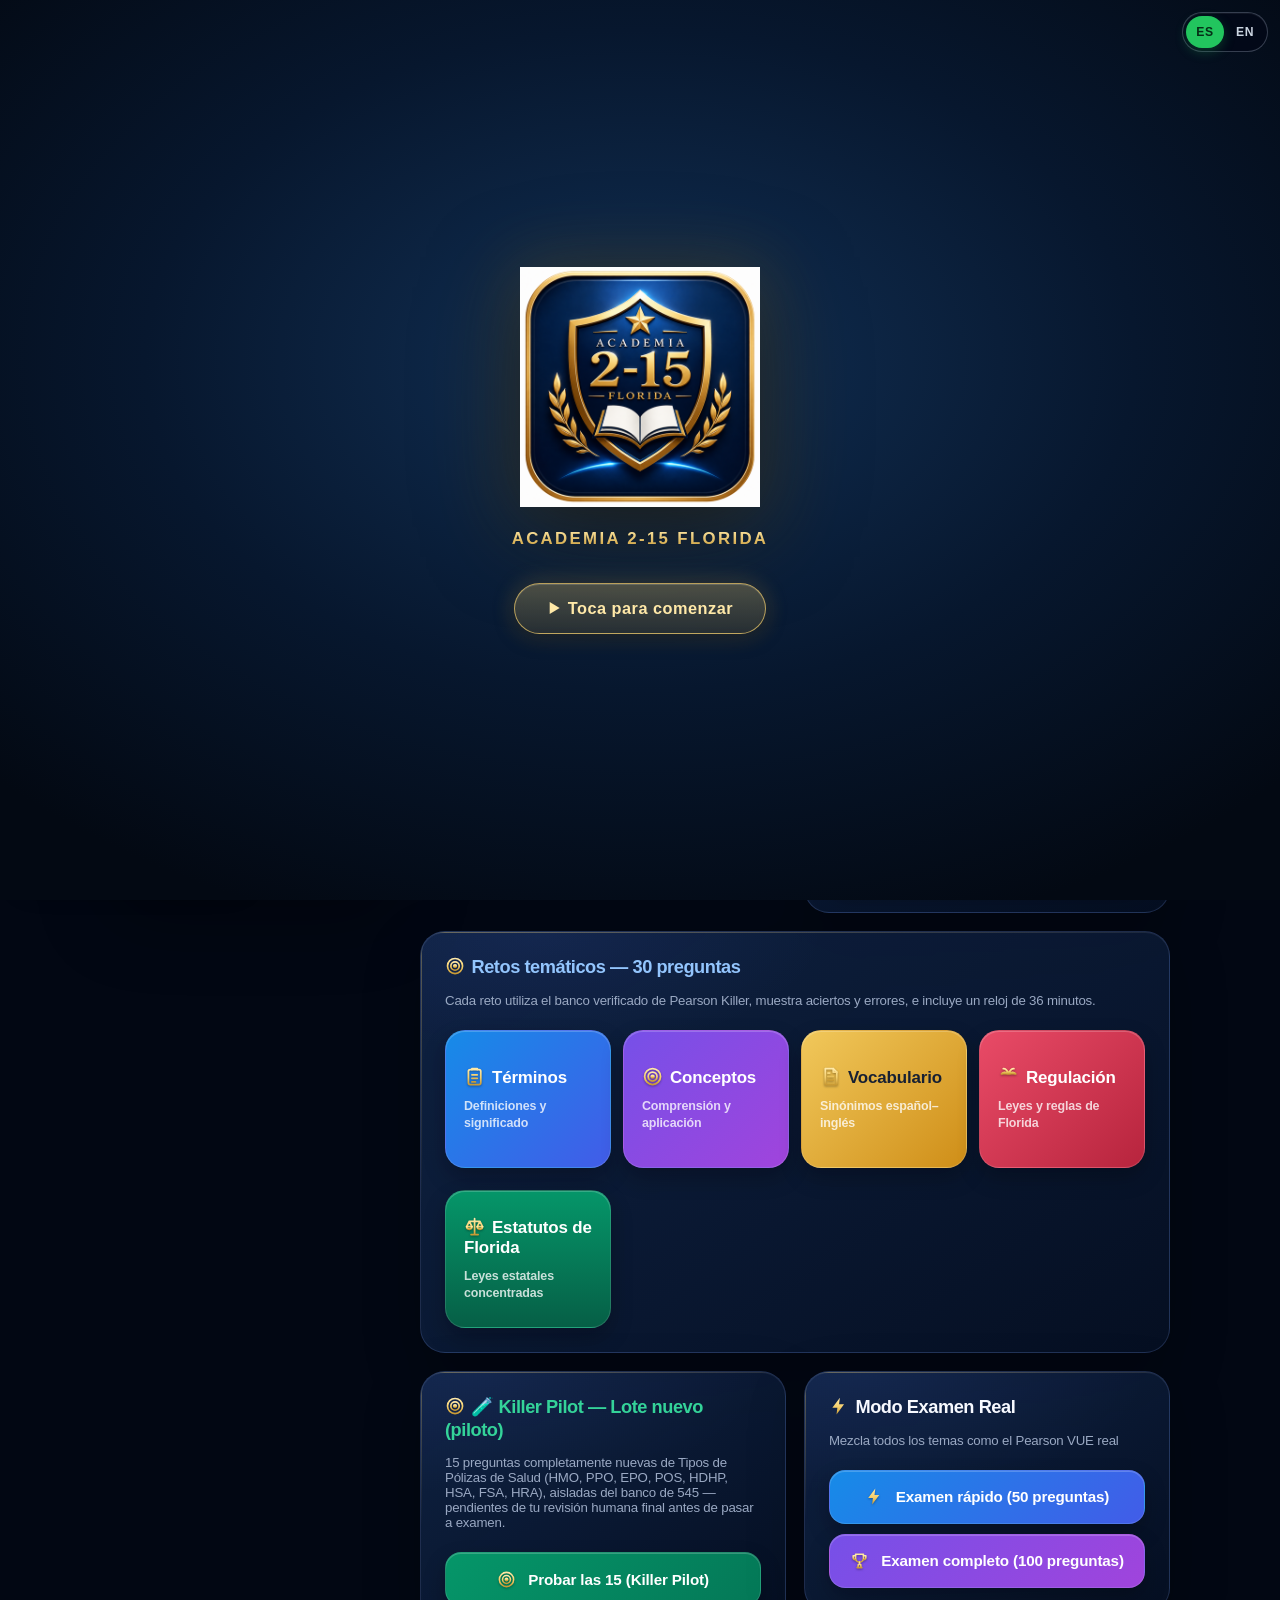
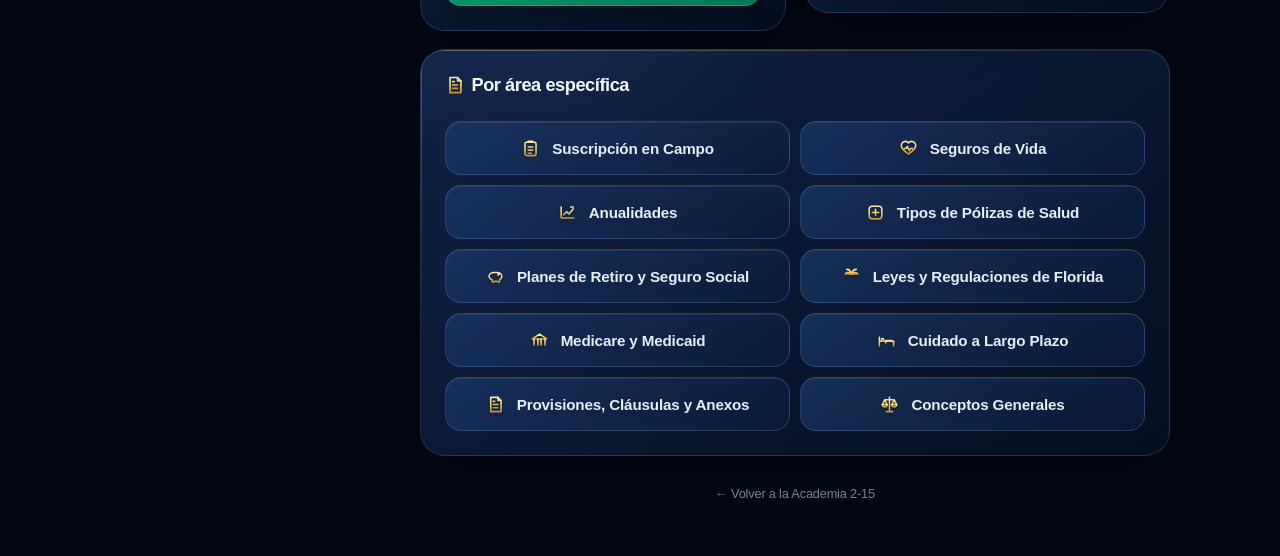
<file: pearson-killer.html>
<!DOCTYPE html>
<html lang="es">
<head>
<meta charset="UTF-8"/>
<meta name="viewport" content="width=device-width,initial-scale=1,maximum-scale=1"/>
<meta name="apple-mobile-web-app-capable" content="yes"/>
<meta name="apple-mobile-web-app-status-bar-style" content="black-translucent"/>
<meta name="apple-mobile-web-app-title" content="Academia 2-15"/>
<link rel="apple-touch-icon" href="apple-touch-icon.png"/>
<link rel="apple-touch-icon" sizes="120x120" href="apple-touch-icon-120.png"/>
<link rel="apple-touch-icon" sizes="152x152" href="apple-touch-icon-152.png"/>
<link rel="apple-touch-icon" sizes="167x167" href="apple-touch-icon-167.png"/>
<link rel="apple-touch-icon" sizes="180x180" href="apple-touch-icon-180.png"/>
<link rel="icon" type="image/png" href="apple-touch-icon-180.png"/>
<title>Pearson Killer — Academia 2-15</title>
<style>
:root{
  --bg:#040a17;--bg2:#071324;--card:#0c1c38;--card2:#0f2445;
  --border:#1c355f;
  --gold:#f5cf6b;--gold-deep:#c99a34;--gold-light:#ffe9a8;
  --red:#ef4444;--green:#34d399;
  --blue:#3b82f6;--purple:#7c3aed;--muted:#7c8ba8;
  --text:#e8eef7;
}
*{box-sizing:border-box;margin:0;padding:0;-webkit-tap-highlight-color:transparent}
body{
  background:radial-gradient(1200px 800px at 50% -10%, #0d2247 0%, var(--bg2) 45%, var(--bg) 100%);
  background-attachment:fixed;
  color:var(--text);font-family:-apple-system,BlinkMacSystemFont,"Segoe UI",sans-serif;
  min-height:100vh;
}
.wrap{max-width:680px;margin:0 auto;padding:18px}

/* ===== SPLASH / PANTALLA DE INICIO ===== */
#splash{
  position:fixed;inset:0;z-index:9999;
  display:flex;flex-direction:column;align-items:center;justify-content:center;
  background:radial-gradient(900px 600px at 50% 40%, #123156 0%, #07172e 55%, #030913 100%);
  background:radial-gradient(900px 600px at 50% 40%, #123156 0%, #07172e 55%, #030913 100%);
  transition:opacity .6s ease, visibility .6s ease;
}
#splash.hide{opacity:0;visibility:hidden}
.splash-shield{
  width:min(58vw,240px);height:auto;
  filter:drop-shadow(0 20px 45px rgba(0,0,0,.6)) drop-shadow(0 0 30px rgba(201,154,52,.25));
  animation:shieldIn 1.5s cubic-bezier(.2,.7,.2,1) both;
  position:relative;
}
.splash-glow{
  position:absolute;width:min(58vw,240px);height:min(58vw,240px);border-radius:28px;
  pointer-events:none;
  background:linear-gradient(115deg,transparent 30%,rgba(255,233,168,.55) 48%,transparent 66%);
  background-size:250% 250%;
  mix-blend-mode:screen;
  animation:sheen 1.6s ease-in-out .35s both;
}
.splash-title{
  margin-top:22px;font-weight:800;font-size:1.05rem;letter-spacing:.14em;
  text-transform:uppercase;
  background:linear-gradient(180deg,var(--gold-light),var(--gold-deep));
  -webkit-background-clip:text;background-clip:text;color:transparent;
  animation:fadeUp .8s ease .5s both;
}
@keyframes shieldIn{
  0%{opacity:0;transform:scale(.78)}
  60%{opacity:1}
  100%{opacity:1;transform:scale(1)}
}
@keyframes sheen{
  0%{background-position:180% 0;opacity:0}
  40%{opacity:1}
  100%{background-position:-80% 0;opacity:0}
}
@keyframes fadeUp{from{opacity:0;transform:translateY(10px)}to{opacity:1;transform:translateY(0)}}
#splash-start{
  margin-top:34px;padding:15px 32px;border:1.5px solid rgba(245,207,107,.7);
  border-radius:999px;cursor:pointer;
  background:linear-gradient(180deg,rgba(245,207,107,.28),rgba(201,154,52,.16));
  color:#ffe9a8;font-weight:800;font-size:1.02rem;letter-spacing:.03em;
  display:inline-flex;align-items:center;
  box-shadow:0 4px 20px rgba(0,0,0,.4),0 0 22px 2px rgba(245,207,107,.2),inset 0 1px 0 rgba(255,255,255,.15);
  animation:startPulse 2s ease-in-out infinite;
  -webkit-backdrop-filter:blur(4px);backdrop-filter:blur(4px);
}
#splash-start:active{transform:scale(.96)}
@keyframes startPulse{
  0%,100%{box-shadow:0 4px 16px rgba(0,0,0,.35),0 0 0 0 rgba(245,207,107,.0),inset 0 1px 0 rgba(255,255,255,.12)}
  50%{box-shadow:0 4px 20px rgba(0,0,0,.4),0 0 22px 2px rgba(245,207,107,.25),inset 0 1px 0 rgba(255,255,255,.15)}
}

/* ===== ENTRADA DEL CONTENIDO ===== */
.wrap>*{animation:contentIn .5s ease both}
@keyframes contentIn{from{opacity:0;transform:translateY(8px)}to{opacity:1;transform:translateY(0)}}

/* ===== LOGO EN HOME ===== */
.brand{text-align:center;margin:6px 0 18px}
.brand img{width:96px;height:96px;filter:drop-shadow(0 8px 20px rgba(0,0,0,.5)) drop-shadow(0 0 14px rgba(201,154,52,.22));animation:floaty 4s ease-in-out infinite}
@keyframes floaty{0%,100%{transform:translateY(0)}50%{transform:translateY(-5px)}}

/* ===== TARJETAS PREMIUM ===== */
.card{
  position:relative;
  background:linear-gradient(160deg,var(--card2) 0%,var(--card) 100%);
  border:1px solid rgba(201,154,52,.18);
  border-radius:20px;padding:20px;margin-bottom:16px;
  box-shadow:0 10px 30px rgba(0,0,0,.35), inset 0 1px 0 rgba(255,255,255,.04);
}
.card::before{
  content:"";position:absolute;inset:0;border-radius:20px;padding:1px;
  background:linear-gradient(160deg,rgba(245,207,107,.35),transparent 40%);
  -webkit-mask:linear-gradient(#000 0 0) content-box,linear-gradient(#000 0 0);
  -webkit-mask-composite:xor;mask-composite:exclude;pointer-events:none;
}

/* ===== BOTONES 3D ===== */
.btn{
  display:inline-flex;align-items:center;justify-content:center;gap:6px;
  padding:14px 18px;border-radius:14px;border:0;cursor:pointer;
  font-weight:800;font-size:.92rem;width:100%;margin-bottom:10px;
  color:#fff;position:relative;
  box-shadow:0 6px 0 rgba(0,0,0,.25), 0 10px 22px rgba(0,0,0,.35), inset 0 1px 0 rgba(255,255,255,.18);
  transition:transform .12s ease, box-shadow .12s ease, filter .2s ease;
}
.btn:active{transform:translateY(4px);box-shadow:0 2px 0 rgba(0,0,0,.25),0 6px 14px rgba(0,0,0,.3),inset 0 1px 0 rgba(255,255,255,.15)}
.btn-gold{background:linear-gradient(180deg,#e6b84e,#a9781f)}
.btn-red{background:linear-gradient(180deg,#e05a5a,#9c2323)}
.btn-blue{background:linear-gradient(180deg,#4a90e2,#1e42a0)}
.btn-purple{background:linear-gradient(180deg,#9366e0,#4c1d95)}
.btn-sec{
  background:linear-gradient(180deg,#16294a,#0e1d38);
  color:#c7d3e8;border:1px solid rgba(245,207,107,.16);
  box-shadow:0 5px 0 rgba(0,0,0,.22),0 8px 16px rgba(0,0,0,.28),inset 0 1px 0 rgba(255,255,255,.05);
  font-weight:700;font-size:.9rem;
}
.btn-sec:active{transform:translateY(4px);box-shadow:0 2px 0 rgba(0,0,0,.22),0 4px 10px rgba(0,0,0,.25)}

.badge{display:inline-block;padding:3px 12px;border-radius:999px;font-size:.7rem;font-weight:800;margin-bottom:10px}

/* ===== OPCIONES DE QUIZ ===== */
.opt{
  display:block;width:100%;text-align:left;padding:14px 16px;margin-bottom:10px;
  background:linear-gradient(180deg,#0a1a33,#081426);
  border:1.5px solid rgba(245,207,107,.14);border-radius:14px;cursor:pointer;
  font-size:.9rem;color:var(--text);line-height:1.45;
  box-shadow:0 4px 12px rgba(0,0,0,.25),inset 0 1px 0 rgba(255,255,255,.04);
  transition:transform .12s ease,border-color .2s ease,background .2s ease;
}
.opt:active{transform:scale(.985)}

.prog{height:6px;background:#0c1c38;border-radius:999px;overflow:hidden;margin:12px 0;box-shadow:inset 0 1px 3px rgba(0,0,0,.5)}
.bar{height:100%;border-radius:999px;transition:width .4s ease;background:linear-gradient(90deg,var(--gold-deep),var(--gold))}
.hidden{display:none!important}
h1{font-size:1.5rem;font-weight:900;margin-bottom:4px;background:linear-gradient(180deg,#fff,#cfd8e8);-webkit-background-clip:text;background-clip:text;color:transparent}
h2{font-size:1.12rem;font-weight:800;margin-bottom:10px}
.muted{color:var(--muted);font-size:.83rem}
.concept-tag{background:linear-gradient(180deg,#17325c,#122a4e);background:linear-gradient(180deg,#17325c,#122a4e);color:var(--gold-light);border:1px solid rgba(245,207,107,.22);padding:4px 11px;border-radius:999px;font-size:.7rem;font-weight:700;display:inline-block;margin:2px}
.feedback-box{padding:15px;border-radius:14px;margin-top:12px;font-size:.86rem;line-height:1.65;box-shadow:inset 0 1px 0 rgba(255,255,255,.05)}
.score-ring{width:100px;height:100px;border-radius:50%;display:flex;align-items:center;justify-content:center;flex-direction:column;margin:0 auto 12px;font-weight:900;font-size:1.5rem;box-shadow:0 8px 20px rgba(0,0,0,.4),inset 0 2px 4px rgba(255,255,255,.1)}
table{width:100%;border-collapse:collapse;font-size:.83rem}
td,th{padding:9px 10px;border-bottom:1px solid rgba(245,207,107,.12);text-align:left}
th{color:var(--muted);font-weight:600}
h1.title-gold{background:linear-gradient(180deg,var(--gold-light),var(--gold-deep));-webkit-background-clip:text;background-clip:text;color:transparent}
.retos-grid{display:grid;grid-template-columns:1fr 1fr;gap:10px}
.reto-btn{min-height:86px;display:flex;flex-direction:column;align-items:flex-start;justify-content:center;text-align:left}
.reto-btn small{display:block;margin-top:4px;color:rgba(255,255,255,.72);font-weight:600}
.quiz-clock{min-width:70px;padding:7px 10px;border:1px solid rgba(52,211,153,.45);border-radius:999px;background:rgba(5,150,105,.14);color:#6ee7b7;font-weight:900;text-align:center;font-variant-numeric:tabular-nums}
.quiz-clock[data-urgency="amber"]{border-color:rgba(245,158,11,.55);background:rgba(245,158,11,.14);color:#fbbf24}
.quiz-clock[data-urgency="red"]{border-color:rgba(239,68,68,.6);background:rgba(239,68,68,.14);color:#f87171;animation:clockPulse 1s ease-in-out infinite}
@keyframes clockPulse{50%{transform:scale(1.04);box-shadow:0 0 16px rgba(239,68,68,.3)}}
@media(max-width:520px){.retos-grid{grid-template-columns:1fr}.reto-btn{min-height:72px}}
</style>
<link rel="stylesheet" href="pearson-modern.css?v=20260725-2"/>
<link rel="stylesheet" href="interaction-fx.css?v=20260810-1"/>
<link rel="stylesheet" href="academia-i18n.css?v=20260901-1"/>
</head>
<body>

<!-- ===== SPRITE DE ICONOS SVG DORADOS ===== -->
<svg width="0" height="0" style="position:absolute" aria-hidden="true">
  <defs>
    <linearGradient id="goldGrad" x1="0" y1="0" x2="0" y2="1">
      <stop offset="0%" stop-color="#ffe9a8"/>
      <stop offset="55%" stop-color="#f5cf6b"/>
      <stop offset="100%" stop-color="#c99a34"/>
    </linearGradient>
    <!-- Repetir (errores) -->
    <symbol id="ic-repeat" viewBox="0 0 24 24"><g fill="none" stroke="url(#goldGrad)" stroke-width="2" stroke-linecap="round" stroke-linejoin="round"><path d="M3 12a9 9 0 0 1 15-6.7L21 8"/><path d="M21 3v5h-5"/><path d="M21 12a9 9 0 0 1-15 6.7L3 16"/><path d="M3 21v-5h5"/></g></symbol>
    <!-- Fuego (áreas débiles) -->
    <symbol id="ic-fire" viewBox="0 0 24 24"><path fill="url(#goldGrad)" d="M12 2s5 4 5 9a5 5 0 0 1-10 0c0-1.5.6-2.7 1.2-3.6C8 9 9 8.5 9 8.5s.2 1.5 1 2c0-2 2-5 2-8.5z"/></symbol>
    <!-- Calavera (intensivo) -->
    <symbol id="ic-skull" viewBox="0 0 24 24"><g fill="none" stroke="url(#goldGrad)" stroke-width="2" stroke-linecap="round" stroke-linejoin="round"><path d="M12 3a8 8 0 0 0-5 14v3h10v-3a8 8 0 0 0-5-14z"/><circle cx="9" cy="12" r="1.5" fill="url(#goldGrad)"/><circle cx="15" cy="12" r="1.5" fill="url(#goldGrad)"/><path d="M12 16v2"/></g></symbol>
    <!-- Diana (refuerzo) -->
    <symbol id="ic-target" viewBox="0 0 24 24"><g fill="none" stroke="url(#goldGrad)" stroke-width="2"><circle cx="12" cy="12" r="9"/><circle cx="12" cy="12" r="5"/><circle cx="12" cy="12" r="1.5" fill="url(#goldGrad)"/></g></symbol>
    <!-- Rayo (examen rápido) -->
    <symbol id="ic-bolt" viewBox="0 0 24 24"><path fill="url(#goldGrad)" d="M13 2 4 14h6l-1 8 9-12h-6z"/></symbol>
    <!-- Trofeo (examen completo) -->
    <symbol id="ic-trophy" viewBox="0 0 24 24"><g fill="none" stroke="url(#goldGrad)" stroke-width="2" stroke-linecap="round" stroke-linejoin="round"><path d="M7 4h10v5a5 5 0 0 1-10 0z"/><path d="M7 6H4v2a3 3 0 0 0 3 3M17 6h3v2a3 3 0 0 1-3 3"/><path d="M12 14v3M9 21h6M10 21l.5-4h3l.5 4"/></g></symbol>
    <!-- Portapapeles (suscripción) -->
    <symbol id="ic-clipboard" viewBox="0 0 24 24"><g fill="none" stroke="url(#goldGrad)" stroke-width="2" stroke-linecap="round" stroke-linejoin="round"><rect x="5" y="4" width="14" height="17" rx="2"/><path d="M9 4V3h6v1M9 10h6M9 14h6M9 18h4"/></g></symbol>
    <!-- Corazón latido (vida) -->
    <symbol id="ic-heart" viewBox="0 0 24 24"><g fill="none" stroke="url(#goldGrad)" stroke-width="2" stroke-linecap="round" stroke-linejoin="round"><path d="M20.8 6.6a5 5 0 0 0-8.8-1.6A5 5 0 0 0 3.2 6.6C1.8 9.5 3.5 13 12 19c8.5-6 10.2-9.5 8.8-12.4z"/><path d="M7 12h2l1.5-2.5L13 15l1.5-3H17"/></g></symbol>
    <!-- Gráfico creciente (anualidades) -->
    <symbol id="ic-chart" viewBox="0 0 24 24"><g fill="none" stroke="url(#goldGrad)" stroke-width="2" stroke-linecap="round" stroke-linejoin="round"><path d="M4 19V5M4 19h16"/><path d="M7 15l4-4 3 3 5-6"/><path d="M19 8V5h-3" opacity=".9"/></g></symbol>
    <!-- Cruz médica (salud) -->
    <symbol id="ic-health" viewBox="0 0 24 24"><g fill="none" stroke="url(#goldGrad)" stroke-width="2" stroke-linecap="round" stroke-linejoin="round"><rect x="4" y="4" width="16" height="16" rx="4"/><path d="M12 8v8M8 12h8"/></g></symbol>
    <!-- Alcancía (retiro) -->
    <symbol id="ic-savings" viewBox="0 0 24 24"><g fill="none" stroke="url(#goldGrad)" stroke-width="2" stroke-linecap="round" stroke-linejoin="round"><path d="M4 12a6 5 0 0 1 6-5h4a6 5 0 0 1 6 5 6 5 0 0 1-3 4.3V19h-2.5l-.5-1h-3l-.5 1H8v-2.7A6 5 0 0 1 4 12z"/><path d="M4 11H3M15 9h2"/><circle cx="15.5" cy="11" r="1" fill="url(#goldGrad)" stroke="none"/></g></symbol>
    <!-- Palmera (Florida) -->
    <symbol id="ic-palm" viewBox="0 0 24 24"><g fill="none" stroke="url(#goldGrad)" stroke-width="2" stroke-linecap="round" stroke-linejoin="round"><path d="M12 21V9"/><path d="M12 9c-3-3-7-2-8 0 2-1 5 0 8 0zM12 9c3-3 7-2 8 0-2-1-5 0-8 0zM12 9c-1-4-4-6-6-6 3 0 5 3 6 6zM12 9c1-4 4-6 6-6-3 0-5 3-6 6z"/></g></symbol>
    <!-- Columnas (Medicare/gobierno) -->
    <symbol id="ic-bank" viewBox="0 0 24 24"><g fill="none" stroke="url(#goldGrad)" stroke-width="2" stroke-linecap="round" stroke-linejoin="round"><path d="M3 10l9-6 9 6z"/><path d="M5 10v8M10 10v8M14 10v8M19 10v8"/><path d="M3 21h18"/></g></symbol>
    <!-- Cama (LTC) -->
    <symbol id="ic-bed" viewBox="0 0 24 24"><g fill="none" stroke="url(#goldGrad)" stroke-width="2" stroke-linecap="round" stroke-linejoin="round"><path d="M3 8v11M3 13h18v6M21 19v-4a3 3 0 0 0-3-3h-7v3"/><circle cx="7" cy="11" r="1.5"/></g></symbol>
    <!-- Documento (provisiones) -->
    <symbol id="ic-scroll" viewBox="0 0 24 24"><g fill="none" stroke="url(#goldGrad)" stroke-width="2" stroke-linecap="round" stroke-linejoin="round"><path d="M6 3h9l4 4v14H6z"/><path d="M15 3v4h4M9 12h6M9 16h6M9 8h2"/></g></symbol>
    <!-- Balanza (generales) -->
    <symbol id="ic-scale" viewBox="0 0 24 24"><g fill="none" stroke="url(#goldGrad)" stroke-width="2" stroke-linecap="round" stroke-linejoin="round"><path d="M12 3v18M8 21h8M6 6h12M6 6 3 12h6zM18 6l-3 6h6z"/><path d="M3 12a3 3 0 0 0 6 0M15 12a3 3 0 0 0 6 0"/></g></symbol>
    <!-- Casa (inicio) -->
    <symbol id="ic-home" viewBox="0 0 24 24"><g fill="none" stroke="url(#goldGrad)" stroke-width="2" stroke-linecap="round" stroke-linejoin="round"><path d="M3 11l9-7 9 7"/><path d="M5 10v10h14V10"/><path d="M10 20v-6h4v6"/></g></symbol>
    <!-- Gráfico progreso (panel) -->
    <symbol id="ic-progress" viewBox="0 0 24 24"><g fill="none" stroke="url(#goldGrad)" stroke-width="2" stroke-linecap="round" stroke-linejoin="round"><rect x="3" y="3" width="18" height="18" rx="3"/><path d="M8 16v-3M12 16v-6M16 16v-4"/></g></symbol>
  </defs>
</svg>

<style>
.ic{width:1.15em;height:1.15em;vertical-align:-.2em;margin-right:.15em;flex-shrink:0}
.btn .ic{width:1.25em;height:1.25em;margin-right:.4em;vertical-align:-.25em;filter:drop-shadow(0 1px 1px rgba(0,0,0,.35))}
h2 .ic{width:1.1em;height:1.1em;margin-right:.35em;vertical-align:-.18em}
</style>

<!-- PANTALLA DE INICIO -->
<div id="splash">
  <div style="position:relative;display:flex;align-items:center;justify-content:center">
    <img src="escudo-215.png" class="splash-shield" alt="Academia 2-15 Florida"/>
    <div class="splash-glow"></div>
  </div>
  <div class="splash-title">Academia 2-15 Florida</div>
  <button id="splash-start" aria-label="Comenzar">
    <svg width="16" height="16" viewBox="0 0 24 24" style="vertical-align:-.15em;margin-right:.3em"><path fill="currentColor" d="M4 3v18l15-9z"/></svg>
    Toca para comenzar
  </button>
</div>

<div class="wrap">

<aside class="pk-sidebar" aria-label="Navegación de Pearson Killer">
  <div class="pk-sidebar-mark">2·15</div>
  <h2>Pearson Killer</h2>
  <p class="pk-sidebar-sub">Entrenamiento avanzado · 1,106 preguntas verificadas</p>
  <span class="pk-nav-label">Navegación</span>
  <nav class="pk-nav">
    <button type="button" class="active" onclick="document.getElementById('stats-panel').scrollIntoView({behavior:'smooth'})"><svg class="ic"><use href="#ic-home"/></svg>Inicio</button>
    <button type="button" onclick="document.getElementById('pk-weak').scrollIntoView({behavior:'smooth'})"><svg class="ic"><use href="#ic-fire"/></svg>Áreas débiles</button>
    <button type="button" onclick="document.getElementById('pk-retos').scrollIntoView({behavior:'smooth'})"><svg class="ic"><use href="#ic-target"/></svg>Retos de 30</button>
    <button type="button" onclick="document.getElementById('pk-exam').scrollIntoView({behavior:'smooth'})"><svg class="ic"><use href="#ic-bolt"/></svg>Examen real</button>
    <button type="button" onclick="document.getElementById('pk-areas').scrollIntoView({behavior:'smooth'})"><svg class="ic"><use href="#ic-scroll"/></svg>Por área</button>
  </nav>
  <div class="pk-sidebar-foot"><a href="index.html">← Volver a Academia 2-15</a></div>
</aside>

<!-- HOME -->
<div id="home">
  <div class="brand" style="padding:14px 0 6px">
    <img src="escudo-215.png" alt="Academia 2-15 Florida"/>
    <h1 class="title-gold" style="margin-top:10px">Pearson Killer</h1>
    <p class="muted" style="margin-bottom:4px">Entrenador por conceptos — no memorización</p>
    <p class="muted" style="font-size:.78rem">Cada concepto aparece con redacciones distintas,<br>sinónimos y distractores que parecen correctos</p>
  </div>

  <div class="card" id="stats-panel" style="border-color:#334155">
    <h2><svg class="ic"><use href="#ic-progress"/></svg>Tu Progreso</h2>
    <div id="stats-summary" style="font-size:.85rem;color:var(--muted);margin-bottom:10px">Cargando...</div>
    <button class="btn" style="background:linear-gradient(135deg,#7f1d1d,#991b1b);color:#fff" onclick="startErrorsMode()" id="btn-errors"><svg class="ic"><use href="#ic-repeat"/></svg>Solo mis errores</button>
  </div>

  <div class="card" id="pk-weak" style="border-color:#92400e">
    <h2 style="color:#fbbf24"><svg class="ic"><use href="#ic-fire"/></svg>Áreas débiles — Prioridad máxima</h2>
    <div style="margin-bottom:12px">
      <span class="concept-tag">Field Underwriting</span>
      <span class="concept-tag">FL Statutes & Annuities</span>
      <span class="concept-tag">Retirement Concepts</span>
      <span class="concept-tag">Policy Provisions</span>
      <span class="concept-tag">Health Policy Types</span>
    </div>
    <button class="btn btn-red" onclick="startMode('weak',30)"><svg class="ic"><use href="#ic-fire"/></svg>Atacar mis áreas débiles (30 preguntas)</button>
    <button class="btn btn-gold" onclick="startMode('weak',60)"><svg class="ic"><use href="#ic-skull"/></svg>Modo intensivo áreas débiles (60 preguntas)</button>
    <button class="btn btn-purple" onclick="startMode('refuerzo',40)"><svg class="ic"><use href="#ic-target"/></svg>Refuerzo: números y conceptos que confundo (40 preguntas)</button>
  </div>

  <div class="card" id="pk-retos" style="border-color:#2563eb;background:linear-gradient(180deg,rgba(37,99,235,.12),transparent)">
    <h2 style="color:#93c5fd"><svg class="ic"><use href="#ic-target"/></svg>Retos temáticos — 30 preguntas</h2>
    <p class="muted" style="margin-bottom:12px">Cada reto utiliza el banco verificado de Pearson Killer, muestra aciertos y errores, e incluye un reloj de 36 minutos.</p>
    <div class="retos-grid">
      <button class="btn btn-blue reto-btn" onclick="startMode('reto_terminos',30)"><strong><svg class="ic"><use href="#ic-clipboard"/></svg>Términos</strong><small>Definiciones y significado</small></button>
      <button class="btn btn-purple reto-btn" onclick="startMode('reto_conceptos',30)"><strong><svg class="ic"><use href="#ic-target"/></svg>Conceptos</strong><small>Comprensión y aplicación</small></button>
      <button class="btn btn-gold reto-btn" onclick="startMode('reto_vocabulario',30)"><strong><svg class="ic"><use href="#ic-scroll"/></svg>Vocabulario</strong><small>Sinónimos español–inglés</small></button>
      <button class="btn btn-red reto-btn" onclick="startMode('reto_regulacion',30)"><strong><svg class="ic"><use href="#ic-palm"/></svg>Regulación</strong><small>Leyes y reglas de Florida</small></button>
      <button class="btn reto-btn" style="background:linear-gradient(180deg,#059669,#065f46)" onclick="startMode('reto_estatutos',30)"><strong><svg class="ic"><use href="#ic-scale"/></svg>Estatutos de Florida</strong><small>Leyes estatales concentradas</small></button>
    </div>
  </div>

  <div class="card" id="pk-pilot" style="border-color:#059669;background:linear-gradient(180deg,rgba(5,150,105,.08),transparent)">
    <h2 style="color:#34d399"><svg class="ic"><use href="#ic-target"/></svg>🧪 Killer Pilot — Lote nuevo (piloto)</h2>
    <p class="muted" style="margin-bottom:12px">15 preguntas completamente nuevas de Tipos de Pólizas de Salud (HMO, PPO, EPO, POS, HDHP, HSA, FSA, HRA), aisladas del banco de 545 — pendientes de tu revisión humana final antes de pasar a examen.</p>
    <button class="btn" style="background:linear-gradient(135deg,#059669,#047857);color:#fff" onclick="startMode('killer_pilot',15)"><svg class="ic"><use href="#ic-target"/></svg>Probar las 15 (Killer Pilot)</button>
  </div>

  <div class="card" id="pk-exam">
    <h2><svg class="ic"><use href="#ic-bolt"/></svg>Modo Examen Real</h2>
    <p class="muted" style="margin-bottom:12px">Mezcla todos los temas como el Pearson VUE real</p>
    <button class="btn btn-blue" onclick="startMode('all',50)"><svg class="ic"><use href="#ic-bolt"/></svg>Examen rápido (50 preguntas)</button>
    <button class="btn btn-purple" onclick="startMode('all',100)"><svg class="ic"><use href="#ic-trophy"/></svg>Examen completo (100 preguntas)</button>
  </div>

  <div class="card" id="pk-areas">
    <h2><svg class="ic"><use href="#ic-scroll"/></svg>Por área específica</h2>
    <button class="btn btn-sec" onclick="startMode('suscripcion',25)"><svg class="ic"><use href="#ic-clipboard"/></svg>Suscripción en Campo</button>
    <button class="btn btn-sec" onclick="startMode('vida',35)"><svg class="ic"><use href="#ic-heart"/></svg>Seguros de Vida</button>
    <button class="btn btn-sec" onclick="startMode('anualidades',30)"><svg class="ic"><use href="#ic-chart"/></svg>Anualidades</button>
    <button class="btn btn-sec" onclick="startMode('salud',30)"><svg class="ic"><use href="#ic-health"/></svg>Tipos de Pólizas de Salud</button>
    <button class="btn btn-sec" onclick="startMode('retiro',30)"><svg class="ic"><use href="#ic-savings"/></svg>Planes de Retiro y Seguro Social</button>
    <button class="btn btn-sec" onclick="startMode('florida',25)"><svg class="ic"><use href="#ic-palm"/></svg>Leyes y Regulaciones de Florida</button>
    <button class="btn btn-sec" onclick="startMode('medicare',20)"><svg class="ic"><use href="#ic-bank"/></svg>Medicare y Medicaid</button>
    <button class="btn btn-sec" onclick="startMode('ltc',20)"><svg class="ic"><use href="#ic-bed"/></svg>Cuidado a Largo Plazo</button>
    <button class="btn btn-sec" onclick="startMode('provisiones',20)"><svg class="ic"><use href="#ic-scroll"/></svg>Provisiones, Cláusulas y Anexos</button>
    <button class="btn btn-sec" onclick="startMode('generales',20)"><svg class="ic"><use href="#ic-scale"/></svg>Conceptos Generales</button>
  </div>

  <div style="text-align:center;margin-top:10px">
    <a href="index.html" style="color:var(--muted);font-size:.8rem;text-decoration:none">← Volver a la Academia 2-15</a>
  </div>
</div>

<!-- QUIZ -->
<div id="quiz" class="hidden">
  <div style="display:flex;align-items:center;justify-content:space-between;margin-bottom:10px">
    <button class="btn btn-sec" style="width:auto;padding:7px 12px;margin:0;font-size:.78rem" onclick="goHome()">✕ Salir</button>
    <span id="q-count" class="muted"></span>
    <span id="q-clock" class="quiz-clock hidden" aria-label="Tiempo restante">36:00</span>
    <span id="q-score" style="font-weight:700;color:var(--gold);font-size:.88rem"></span>
  </div>
  <div class="prog"><div class="bar" id="pbar" style="background:linear-gradient(90deg,#dc2626,#ffd700)"></div></div>
  <div class="card" style="margin-top:10px">
    <div id="q-area" style="margin-bottom:8px"></div>
    <div id="q-variant" class="muted" style="font-size:.72rem;margin-bottom:8px"></div>
    <div id="q-text" style="font-weight:800;font-size:.98rem;line-height:1.55;margin-bottom:14px;color:#f0f9ff"></div>
    <div id="q-opts"></div>
    <div id="q-feedback" class="hidden"></div>
    <button id="q-next" class="btn btn-blue hidden" onclick="nextQ()" style="margin-top:10px">Siguiente →</button>
  </div>
</div>

<!-- RESULT -->
<div id="result" class="hidden">
  <div class="card" style="text-align:center">
    <div id="r-ring" class="score-ring" style="background:#1e3a5f"></div>
    <div id="r-verdict" style="font-weight:800;font-size:1.1rem;margin-bottom:8px"></div>
    <div id="r-stats" style="display:grid;grid-template-columns:1fr 1fr 1fr;gap:8px;margin:14px 0"></div>
  </div>
  <div id="r-areas" class="card"></div>
  <div id="r-mistakes" class="card hidden"></div>
  <div style="display:flex;gap:8px;margin-top:4px">
    <button class="btn btn-blue" onclick="goHome()"><svg class="ic"><use href="#ic-home"/></svg>Inicio</button>
    <button class="btn btn-red" onclick="retryWeak()" id="retry-btn"><svg class="ic"><use href="#ic-fire"/></svg>Repetir errores</button>
  </div>
</div>

</div><!-- /wrap -->

<!-- ============================================================
     BANCO DE CONCEPTOS — Fase 2B
     9 módulos temáticos + sinónimos + trampas + loader central
     ============================================================ -->
<script src="pk-synonyms.js?v=20260727"></script>
<script src="pk-traps.js"></script>
<!-- FASE 1 — Infraestructura adaptativa (no altera el motor de quiz existente) -->
<script src="pk-blueprint.js"></script>
<script src="pk-schema.js"></script>
<script src="pk-storage.js"></script>
<script src="pk-data-underwriting.js"></script>
<script src="pk-data-life.js"></script>
<script src="pk-data-annuities.js"></script>
<script src="pk-data-health.js"></script>
<script src="pk-data-retirement.js"></script>
<script src="pk-data-florida.js"></script>
<script src="pk-data-medicare.js"></script>
<script src="pk-data-ltc.js"></script>
<script src="pk-data-general.js"></script>
<script src="pk-data-nivel1.js"></script>
<script src="pk-data-nivel2.js"></script>
<script src="pk-data-nivel3.js"></script>
<script src="pk-data-nivel4.js"></script>
<script src="pk-data-nivel5.js"></script>
<script src="pk-data-refuerzo.js"></script>
<script src="pk-data-disposiciones.js"></script>
<script src="pk-data-campo.js"></script>
<!-- CICLO 1 — Desarrollo incremental: HMO/PPO/EPO/POS estilo Killer -->
<script src="pk-data-killer-hmoppo.js"></script>
<!-- FASE 2 — Lote piloto Killer (15 preguntas, aisladas a propósito del
     banco viejo: NO se agrega al arreglo MODULOS de pk-loader.js, para
     que nunca se mezcle automáticamente con las 545 preguntas existentes) -->
<script src="pk-data-killer-pilot.js"></script>
<script src="pk-loader.js"></script>
<script src="question-rotation.js?v=20260811-1"></script>
<script src="pk-option-quality.js?v=20260812-1"></script>

<script>
// ============================================================
// CONCEPT DATABASE — Cargado desde pk-loader.js (Fase 2B)
// 9 módulos temáticos unificados: 47 conceptos, 235 variantes
// ============================================================

const AREAS = (window.PK_AREAS_FULL) ? window.PK_AREAS_FULL : {
  underwriting: "Field Underwriting Procedures",
  florida: "FL Statutes, Rules & Annuities",
  retirement: "Retirement & Other Concepts",
  provisions: "Policy Provisions, Clauses & Riders",
  health: "Types of Health Policies"
};

const CONCEPTS = (window.PK_CONCEPTOS_FULL && window.PK_CONCEPTOS_FULL.length > 0)
  ? window.PK_CONCEPTOS_FULL
  : [];

// Aviso visible si el banco no cargó — ayuda a diagnosticar en producción
if (CONCEPTS.length === 0) {
  console.error('PEARSON KILLER: CONCEPTS está vacío. Revisa que los 9 módulos pk-data-*.js y pk-loader.js hayan cargado correctamente.');
}

// Banco anterior conservado como respaldo — ya no se usa activamente
// (Banco anterior eliminado — ya no se usa. El banco activo es PK_CONCEPTOS_FULL)


// ============================================================
// ENGINE
// ============================================================
let mode='', maxQ=30, pool=[], idx=0, correct=0, mistakes=[], answered=false;
let areaStats={};
let questionShownAt=0;
let quizTimer=null, quizSeconds=0;
const TIMED_RETO_SECONDS=36*60;

function isTimedReto(m){ return /^reto_/.test(m); }
function stopQuizTimer(){
  if(quizTimer){ clearInterval(quizTimer); quizTimer=null; }
}
function renderQuizClock(){
  const clock=document.getElementById('q-clock');
  if(!clock) return;
  if(!isTimedReto(mode)){ clock.classList.add('hidden'); return; }
  clock.classList.remove('hidden');
  const min=Math.floor(quizSeconds/60), sec=quizSeconds%60;
  clock.textContent=String(min).padStart(2,'0')+':'+String(sec).padStart(2,'0');
  clock.dataset.urgency=quizSeconds<=300?'red':(quizSeconds<=720?'amber':'green');
}
function startQuizTimer(){
  stopQuizTimer();
  if(!isTimedReto(mode)){ renderQuizClock(); return; }
  quizSeconds=TIMED_RETO_SECONDS;
  renderQuizClock();
  quizTimer=setInterval(function(){
    quizSeconds=Math.max(0,quizSeconds-1);
    renderQuizClock();
    if(quizSeconds===0){ stopQuizTimer(); showResult(); }
  },1000);
} // FASE 1 — timestamp para medir tiempo por pregunta (pk-storage.js)

// ============================================================
// CUADERNO DE ERRORES — Persistencia en localStorage
// Guarda cada error con: concepto, pregunta, respuesta correcta,
// respuesta elegida, tipo de trampa, explicación.
// ============================================================
const PK_STORAGE_KEY = 'pk_errors_v1';
const PK_STATS_KEY = 'pk_stats_v1';

function errorAsQuestion(error){
  return {
    q:error.pregunta,
    o:error.opciones,
    a:error.respuestaCorrecta
  };
}

function loadErrorBook(){
  try{
    const stored=JSON.parse(localStorage.getItem(PK_STORAGE_KEY) || '[]');
    if(!Array.isArray(stored)) return [];
    const seen=new Set();
    // Conserva el intento más reciente de cada pregunta y limpia duplicados
    // históricos sin alterar las estadísticas acumuladas.
    return stored.slice().reverse().filter(error=>{
      const key=window.QUESTION_ROTATION
        ? window.QUESTION_ROTATION.itemKey(errorAsQuestion(error))
        : questionKey(errorAsQuestion(error));
      if(!key || seen.has(key)) return false;
      seen.add(key);
      return true;
    }).reverse();
  }
  catch(e){ return []; }
}

function saveErrorBook(errors){
  try{ localStorage.setItem(PK_STORAGE_KEY, JSON.stringify(errors.slice(-300))); }
  catch(e){}
}

function loadStats(){
  try{ return JSON.parse(localStorage.getItem(PK_STATS_KEY) || '{}'); }
  catch(e){ return {}; }
}

function saveStats(stats){
  try{ localStorage.setItem(PK_STATS_KEY, JSON.stringify(stats)); }
  catch(e){}
}

// Registra un error nuevo conservando una sola copia de cada pregunta.
function recordError(q, userAnswerIdx){
  const errors = loadErrorBook();
  const fresh={
    ts: Date.now(),
    concept: q.concept,
    area: q.area,
    areaLabel: q.areaLabel,
    pregunta: q.q,
    opciones: q.o,
    respuestaCorrecta: q.a,
    respuestaElegida: userAnswerIdx,
    tipoTrampa: q.tipo_trampa || null,
    explicacion: q.e || q.correcto || ''
  };
  const freshKey=window.QUESTION_ROTATION
    ? window.QUESTION_ROTATION.itemKey(errorAsQuestion(fresh))
    : questionKey(q);
  const withoutPrevious=errors.filter(error=>{
    const key=window.QUESTION_ROTATION
      ? window.QUESTION_ROTATION.itemKey(errorAsQuestion(error))
      : questionKey(errorAsQuestion(error));
    return key!==freshKey;
  });
  withoutPrevious.push(fresh);
  saveErrorBook(withoutPrevious);

  // Actualizar estadísticas de trampas
  const stats = loadStats();
  if(!stats.trampas) stats.trampas={};
  if(!stats.conceptos) stats.conceptos={};
  if(!stats.sesiones) stats.sesiones=0;
  if(q.tipo_trampa){
    stats.trampas[q.tipo_trampa] = (stats.trampas[q.tipo_trampa]||0) + 1;
  }
  const ckey = q.area + '::' + q.concept;
  if(!stats.conceptos[ckey]) stats.conceptos[ckey]={label:q.concept,area:q.areaLabel,errores:0,total:0};
  stats.conceptos[ckey].errores++;
  stats.conceptos[ckey].total++; // FASE 1 — BUG FIX: antes 'total' solo subía en recordCorrect()
  saveStats(stats);
}

// Registra una respuesta correcta (para estadísticas de concepto)
function recordCorrect(q){
  const stats = loadStats();
  if(!stats.conceptos) stats.conceptos={};
  const ckey = q.area + '::' + q.concept;
  if(!stats.conceptos[ckey]) stats.conceptos[ckey]={label:q.concept,area:q.areaLabel,errores:0,total:0};
  stats.conceptos[ckey].total++;
  saveStats(stats);
}

// Nombre legible para cada tipo de trampa (fallback si pk-traps.js no cargó)
const TRAMPA_NOMBRES = (window.PK_TRAMPAS_FULL && window.PK_TRAMPAS_FULL.TIPOS) ? 
  Object.fromEntries(Object.entries(window.PK_TRAMPAS_FULL.TIPOS).map(([k,v])=>[k,v.nombre])) : {
    EXCEPTO:'EXCEPTO / A menos que', CUAL_NO:'¿Cuál NO es?', SINONIMOS:'Sinónimos',
    NUMEROS_FECHAS:'Números y Fechas', PRIMERO:'PRIMERO / Más apropiado',
    CASI_IDENTICAS:'Respuestas casi idénticas', SIEMPRE_NUNCA:'SIEMPRE / NUNCA',
    INVERSIONES:'Inversión de conceptos', EXCEPCION_LEGAL:'Excepción legal',
    QUIEN_PAGA:'¿Quién paga / es beneficiario?', PROCEDIMIENTO:'Procedimiento',
    MAS_MENOS:'MÁS / MENOS', ESCENARIO:'Escenario específico', VIOLACION:'¿Cuál es la violación?',
    COMPARACION:'Comparación'
  };

function renderStatsSummary(){
  const errors = loadErrorBook();
  const stats = loadStats();
  const panel = document.getElementById('stats-summary');
  const btnErrors = document.getElementById('btn-errors');
  if(!panel) return;

  if(errors.length===0){
    panel.innerHTML = 'Aún no tienes historial. Completa un quiz para ver tus estadísticas aquí.';
    if(btnErrors) btnErrors.style.display='none';
    return;
  }
  if(btnErrors) btnErrors.style.display='block';

  // Top 3 trampas que más confunden
  const trampaEntries = Object.entries(stats.trampas||{}).sort((a,b)=>b[1]-a[1]).slice(0,3);
  let trampaHtml = trampaEntries.length ? trampaEntries.map(([k,v])=>
    `<span class="concept-tag" style="background:#7f1d1d;color:#fecaca">${TRAMPA_NOMBRES[k]||k} (${v}x)</span>`
  ).join(' ') : '<span class="muted">Sin datos aún</span>';

  panel.innerHTML = `
    <div style="margin-bottom:8px"><b style="color:#f87171">${errors.length}</b> errores guardados en tu cuaderno</div>
    <div style="margin-bottom:4px;font-size:.78rem;color:var(--muted)">🎯 Trampas que más te confunden:</div>
    <div>${trampaHtml}</div>
  `;
}

function startErrorsMode(){
  const errors = loadErrorBook();
  if(errors.length===0){ alert('Todavía no tienes errores guardados. ¡Completa un quiz primero!'); return; }
  // Convertir errores guardados al formato de pregunta del motor
  const errorQuestions=errors.map(e=>({
    q: e.pregunta, o: e.opciones, a: e.respuestaCorrecta,
    e: e.explicacion, concept: e.concept, area: e.area, areaLabel: e.areaLabel,
    tipo_trampa: e.tipoTrampa
  }));
  pool=rotatingQuestions(errorQuestions,Math.min(50,errorQuestions.length),'errors');
  mode='errors'; maxQ=pool.length;
  idx=0; correct=0; mistakes=[]; answered=false;
  areaStats={};
  document.getElementById('home').classList.add('hidden');
  document.getElementById('result').classList.add('hidden');
  document.getElementById('quiz').classList.remove('hidden');
  renderQ();
}

function shuffle(a){for(let i=a.length-1;i>0;i--){let j=Math.floor(Math.random()*(i+1));[a[i],a[j]]=[a[j],a[i]];}return a;}

function questionKey(q){
  return String(q&&q.q||'').normalize('NFD').replace(/[\u0300-\u036f]/g,'')
    .toLowerCase().replace(/[^a-z0-9]+/g,' ').trim();
}

function shuffleQuestionOptions(q){
  const entries=shuffle((q.o||[]).map((text,index)=>({text,index})));
  return {...q,o:entries.map(x=>x.text),a:entries.findIndex(x=>x.index===q.a)};
}

function rotatingQuestions(items,max,mode){
  if(window.QUESTION_ROTATION){
    return window.QUESTION_ROTATION.select(items,max,{
      storageKey:'pk_seen_'+mode+'_v2',
      lastStorageKey:'pk_last_'+mode+'_v3',
      itemStorageKey:'pk_items_'+mode+'_v3',
      shuffleQuestions:true,
      shuffleOptions:true
    });
  }
  const unique=[]; const known=new Set();
  items.forEach(q=>{const key=questionKey(q);if(key&&!known.has(key)){known.add(key);unique.push(q);}});
  const storageKey='pk_seen_'+mode+'_v2';
  let seen=[];
  try{seen=JSON.parse(localStorage.getItem(storageKey)||'[]');if(!Array.isArray(seen))seen=[];}catch(e){seen=[];}
  const validKeys=new Set(unique.map(questionKey));
  const seenSet=new Set(seen.filter(key=>validKeys.has(key)));
  let candidates=shuffle(unique.filter(q=>!seenSet.has(questionKey(q))));
  if(candidates.length<max){
    const firstKeys=new Set(candidates.map(questionKey));
    candidates=candidates.concat(shuffle(unique.filter(q=>!firstKeys.has(questionKey(q)))));
    seenSet.clear();
  }
  const selected=candidates.slice(0,max);
  selected.forEach(q=>seenSet.add(questionKey(q)));
  if(seenSet.size>=unique.length)seenSet.clear();
  try{
    localStorage.setItem(storageKey,JSON.stringify([...seenSet]));
    localStorage.setItem('pk_pool_'+mode,String(unique.length));
  }catch(e){}
  return selected.map(shuffleQuestionOptions);
}

function buildVocabularyChallenge(kind,max){
  const dict=window.PK_SINONIMOS || {};
  const entries=shuffle(Object.values(dict).filter(x=>x && x.termino_oficial && x.contexto));
  const official=entries.map(x=>x.termino_oficial);
  const questions=[];
  entries.forEach(function(entry,index){
    let prompt,answer;
    if(kind==='terminos'){
      prompt='¿Qué término corresponde a esta descripción? '+entry.contexto;
      answer=entry.termino_oficial;
    }else{
      const words=[...(entry.variantes||[]),...(entry.en_ingles||[])].filter(Boolean);
      if(!words.length) return;
      const word=words[Math.floor(Math.random()*words.length)];
      prompt='En el vocabulario del examen, “'+word+'” equivale a:';
      answer=entry.termino_oficial;
    }
    const distractors=shuffle(official.filter(x=>x!==answer)).slice(0,3);
    const options=shuffle([answer,...distractors]);
    questions.push({
      q:prompt,o:options,a:options.indexOf(answer),
      e:answer+'. '+entry.contexto,
      concept:answer,area:kind==='terminos'?'terminos':'vocabulario',
      areaLabel:kind==='terminos'?'Términos':'Vocabulario'
    });
  });
  return shuffle(questions);
}

function buildPool(mode, max){
  const qualityFilter=questions=>window.PK_OPTION_QUALITY
    ? window.PK_OPTION_QUALITY.filter(questions,{tier:'exam'})
    : questions;
  if(mode==='reto_terminos') return rotatingQuestions(qualityFilter(buildVocabularyChallenge('terminos',max)),max,mode);
  if(mode==='reto_vocabulario') return rotatingQuestions(qualityFilter(buildVocabularyChallenge('vocabulario',max)),max,mode);
  let concepts=[];
  if(mode==='killer_pilot'){
    // FASE 2 — Fuente SEPARADA a propósito: nunca se mezcla con CONCEPTS
    // (el banco viejo de 545 preguntas). Si el archivo no cargó, el
    // arreglo queda vacío y el usuario ve 0 preguntas en vez de que
    // se rellene silenciosamente con preguntas del banco viejo.
    concepts=(window.PK_KILLER_PILOT || []);
  } else if(mode==='reto_conceptos'){
    concepts=[...CONCEPTS];
  } else if(mode==='reto_regulacion'){
    concepts=CONCEPTS.filter(c=>c.area==='florida');
  } else if(mode==='reto_estatutos'){
    concepts=CONCEPTS.filter(c=>c.area==='florida');
  } else if(mode==='weak'){
    concepts=CONCEPTS.filter(c=>['suscripcion','florida','retiro','provisiones','salud'].includes(c.area));
  } else if(mode==='all'){
    concepts=[...CONCEPTS];
  } else if(mode==='refuerzo'){
    concepts=CONCEPTS.filter(c=>c.id && c.id.indexOf('refuerzo_')===0);
  } else {
    concepts=CONCEPTS.filter(c=>c.area===mode);
  }
  // Expand: for each concept, pick a RANDOM variant
  let questions=[];
  shuffle(concepts).forEach(c=>{
    shuffle(c.variantes || c.variants || []).forEach(v=>{
      questions.push({...v, concept:c.concepto || c.concept, area:c.area, areaLabel:AREAS[c.area]||c.area});
    });
  });
  // Los bloques que simulan examen usan únicamente distractores competitivos.
  // Los módulos por área conservan el banco completo porque son modos de
  // aprendizaje y algunos temas pequeños todavía no reúnen 20 ítems estrictos.
  if(['all','weak','refuerzo','killer_pilot','reto_conceptos','reto_regulacion','reto_estatutos'].includes(mode)){
    questions=qualityFilter(questions);
  }
  shuffle(questions);
  return rotatingQuestions(questions,max,mode);
}

function startMode(m, max){
  mode=m; maxQ=max;
  pool=buildPool(m, max);
  if(pool.length<max){
    alert('Este bloque solo tiene '+pool.length+' preguntas disponibles en el banco verificado.');
  }
  idx=0; correct=0; mistakes=[]; answered=false;
  areaStats={};
  document.getElementById('home').classList.add('hidden');
  document.getElementById('result').classList.add('hidden');
  document.getElementById('quiz').classList.remove('hidden');
  startQuizTimer();
  renderQ();
}

function renderQ(){
  const q=pool[idx];
  answered=false;
  questionShownAt=Date.now(); // FASE 1
  const total=pool.length;
  document.getElementById('q-count').textContent=`${idx+1}/${total}`;
  document.getElementById('q-score').textContent=`✓${correct} ✗${idx-correct>0?idx-correct:0}`;
  document.getElementById('pbar').style.width=`${((idx+1)/total)*100}%`;
  document.getElementById('q-area').innerHTML=
    `<span class="badge" style="background:#1e3a5f;color:#93c5fd">${q.areaLabel}</span>
     <span class="badge" style="background:#1a3a0a;color:#86efac;margin-left:4px">${q.concept}</span>`;
  document.getElementById('q-variant').textContent=`Variante ${Math.floor(Math.random()*99+1)} de este concepto`;
  document.getElementById('q-text').textContent=q.q;
  const opts=document.getElementById('q-opts');
  opts.innerHTML='';
  const shuffledOpts=q.o.map((o,i)=>({o,i}));
  // Keep options in order (don't shuffle — answer index must match)
  q.o.forEach((opt,i)=>{
    const btn=document.createElement('button');
    btn.className='opt';
    btn.innerHTML=`<span style="color:var(--muted);margin-right:6px;font-size:.8rem">${String.fromCharCode(65+i)})</span>${opt}`;
    btn.onclick=()=>pick(i,btn,q);
    opts.appendChild(btn);
  });
  document.getElementById('q-feedback').classList.add('hidden');
  document.getElementById('q-next').classList.add('hidden');
}

function pick(i,btn,q){
  if(answered)return;
  answered=true;
  const ok=i===q.a;
  if(ok){correct++; recordCorrect(q);}
  else {mistakes.push({...q,userAnswer:i}); recordError(q, i);}
  // FASE 1 — registro paralelo en el nuevo motor (pk_stats_v2), no reemplaza lo anterior todavía
  if(window.PK_STORAGE){
    window.PK_STORAGE.recordAttempt({
      q, correcta:ok, userAnswerIdx:i,
      tiempoMs: questionShownAt ? (Date.now()-questionShownAt) : null,
      cambioRespuesta:false
    });
  }
  // Track area stats
  if(!areaStats[q.area])areaStats[q.area]={label:q.areaLabel,correct:0,total:0};
  areaStats[q.area].total++;
  if(ok)areaStats[q.area].correct++;
  // Color options
  document.querySelectorAll('.opt').forEach((b,j)=>{
    b.style.cursor='default';
    if(j===q.a){b.style.borderColor='var(--green)';b.style.color='var(--green)';b.style.background='rgba(34,197,94,.1)';}
    else if(j===i&&!ok){b.style.borderColor='var(--red)';b.style.color='var(--red)';b.style.background='rgba(239,68,68,.1)';}
    else{b.style.opacity='.35';}
  });
  // Feedback
  const fb=document.getElementById('q-feedback');
  fb.classList.remove('hidden');
  const explicacion = q.e || q.correcto || '';
  fb.innerHTML=`<div class="feedback-box" style="border:1px solid ${ok?'var(--green)':'var(--red)'};background:${ok?'rgba(34,197,94,.08)':'rgba(239,68,68,.08)'}">
    <div style="font-weight:800;color:${ok?'var(--green)':'var(--red)'};margin-bottom:6px">${ok?'✅ Correct!':'❌ Incorrect'}</div>
    <div style="color:#e2e8f0">${explicacion}</div>
    ${!ok?`<div style="margin-top:8px;color:#86efac;font-size:.8rem">✓ Correct answer: ${String.fromCharCode(65+q.a)}) ${q.o[q.a]}</div>`:''}
  </div>`;
  document.getElementById('q-next').classList.remove('hidden');
  document.getElementById('q-next').textContent=idx<pool.length-1?'Next question →':'See results';
}

function nextQ(){
  if(idx<pool.length-1){
    idx++;
    renderQ();
    window.scrollTo(0,0);
  } else {
    showResult();
  }
}

function showResult(){
  stopQuizTimer();
  document.getElementById('quiz').classList.add('hidden');
  document.getElementById('result').classList.remove('hidden');
  const total=pool.length;
  const pct=Math.round(correct/total*100);
  const passed=pct>=70;
  const ring=document.getElementById('r-ring');
  ring.style.background=passed?'rgba(34,197,94,.15)':'rgba(239,68,68,.15)';
  ring.style.border=`4px solid ${passed?'var(--green)':'var(--red)'}`;
  ring.innerHTML=`<span style="color:${passed?'var(--green)':'var(--red)'}">${pct}%</span>
    <span style="font-size:.65rem;color:var(--muted);font-weight:600">${passed?'PASS':'NEEDS WORK'}</span>`;
  document.getElementById('r-verdict').innerHTML=passed
    ?`<span style="color:var(--green)">✅ ${correct} of ${total} correct — Pearson VUE ready!</span>`
    :`<span style="color:var(--red)">❌ ${correct} of ${total} correct — Keep training</span>`;
  // Area breakdown
  let aHtml='<h2 style="margin-bottom:10px">📊 Results by area</h2><table><tr><th>Area</th><th>Score</th><th></th></tr>';
  Object.values(areaStats).sort((a,b)=>a.correct/a.total-b.correct/b.total).forEach(s=>{
    const p=Math.round(s.correct/s.total*100);
    const color=p>=80?'var(--green)':p>=70?'#f59e0b':'var(--red)';
    aHtml+=`<tr><td style="font-size:.8rem">${s.label}</td>
      <td style="color:${color};font-weight:700">${s.correct}/${s.total} (${p}%)</td>
      <td><div style="width:60px;height:5px;background:#1e293b;border-radius:999px"><div style="width:${p}%;height:100%;background:${color};border-radius:999px"></div></div></td></tr>`;
  });
  aHtml+='</table>';
  document.getElementById('r-areas').innerHTML=aHtml;

  // Desglose por tipo de trampa (esta sesión)
  const trampaCount={};
  mistakes.forEach(q=>{
    if(q.tipo_trampa){ trampaCount[q.tipo_trampa]=(trampaCount[q.tipo_trampa]||0)+1; }
  });
  const trampaEntries=Object.entries(trampaCount).sort((a,b)=>b[1]-a[1]);
  if(trampaEntries.length>0){
    let tHtml='<h2 style="margin:14px 0 10px">🎯 Trampas que te confundieron</h2>';
    trampaEntries.forEach(([k,v])=>{
      tHtml+=`<span class="concept-tag" style="background:#7f1d1d;color:#fecaca;margin-right:6px">${TRAMPA_NOMBRES[k]||k} (${v}x)</span>`;
    });
    document.getElementById('r-areas').innerHTML += tHtml;
  }

  // Mistakes
  if(mistakes.length>0){
    let mHtml=`<h2 style="margin-bottom:10px">❌ Questions to review (${mistakes.length})</h2>`;
    mistakes.forEach((q,i)=>{
      mHtml+=`<div style="padding:10px;border:1px solid #3f1010;border-radius:10px;margin-bottom:8px;background:rgba(239,68,68,.05)">
        <div style="font-size:.78rem;color:#fbbf24;font-weight:700;margin-bottom:4px">${q.concept} — ${q.areaLabel}</div>
        <div style="font-size:.82rem;color:#fecaca;margin-bottom:6px">${q.q.substring(0,100)}${q.q.length>100?'...':''}</div>
        <div style="font-size:.76rem;color:#f87171">Your answer: ${String.fromCharCode(65+q.userAnswer)}) ${q.o[q.userAnswer]}</div>
        <div style="font-size:.76rem;color:#86efac">Correct: ${String.fromCharCode(65+q.a)}) ${q.o[q.a]}</div>
        <div style="font-size:.74rem;color:#94a3b8;margin-top:4px">${q.e.substring(0,120)}...</div>
      </div>`;
    });
    const md=document.getElementById('r-mistakes');
    md.innerHTML=mHtml;
    md.classList.remove('hidden');
  }
}

function retryWeak(){
  if(mistakes.length===0){alert('No mistakes to retry!');return;}
  pool=shuffle([...mistakes]);
  idx=0;correct=0;mistakes=[];answered=false;areaStats={};
  document.getElementById('result').classList.add('hidden');
  document.getElementById('quiz').classList.remove('hidden');
  startQuizTimer();
  renderQ();
}

function goHome(){
  stopQuizTimer();
  ['quiz','result'].forEach(id=>document.getElementById(id).classList.add('hidden'));
  document.getElementById('home').classList.remove('hidden');
  renderStatsSummary();
}

// Render stats on initial page load
renderStatsSummary();

// ===== Pantalla de inicio: melodía suave + animación al tocar =====
(function(){
  var splash = document.getElementById('splash');
  var startBtn = document.getElementById('splash-start');
  if(!splash || !startBtn) return;

  // Melodía suave: campanas/arpa cristalinas ascendentes con reverberación
  function playChime(){
    try{
      var AC = window.AudioContext || window.webkitAudioContext;
      if(!AC) return;
      var ctx = new AC();
      // Reverb suave mediante convolución sencilla (cola de decaimiento)
      var master = ctx.createGain();
      master.gain.value = 0.0;
      master.connect(ctx.destination);

      // Notas (frecuencias) de un arpegio suave y elegante: E5, G#5, B5, E6
      var notas = [659.25, 830.61, 987.77, 1318.51];
      var t0 = ctx.currentTime + 0.05;

      notas.forEach(function(freq, i){
        var start = t0 + i*0.28;
        // Dos osciladores por nota (senoidal + suave armónico) para calidez tipo campana
        [ [freq, 0.16, 'sine'], [freq*2, 0.05, 'sine'] ].forEach(function(cfg){
          var osc = ctx.createOscillator();
          var g = ctx.createGain();
          osc.type = cfg[2];
          osc.frequency.value = cfg[0];
          g.gain.setValueAtTime(0.0001, start);
          g.gain.exponentialRampToValueAtTime(cfg[1], start+0.04); // ataque suave
          g.gain.exponentialRampToValueAtTime(0.0001, start+2.2);  // decaimiento largo (reverberación)
          osc.connect(g); g.connect(ctx.destination);
          osc.start(start);
          osc.stop(start+2.3);
        });
      });

      // Acorde final suave que sostiene la última nota
      var end = t0 + notas.length*0.28;
      [659.25, 987.77].forEach(function(freq){
        var osc = ctx.createOscillator();
        var g = ctx.createGain();
        osc.type='sine'; osc.frequency.value=freq;
        g.gain.setValueAtTime(0.0001, end);
        g.gain.exponentialRampToValueAtTime(0.09, end+0.08);
        g.gain.exponentialRampToValueAtTime(0.0001, end+2.6);
        osc.connect(g); g.connect(ctx.destination);
        osc.start(end); osc.stop(end+2.7);
      });
    }catch(e){ /* si el audio falla, no interrumpe la app */ }
  }

  var iniciado = false;
  function comenzar(conSonido){
    if(iniciado) return;
    iniciado = true;
    if(conSonido) playChime();
    startBtn.style.transition='opacity .4s ease';
    startBtn.style.opacity='0';
    startBtn.style.pointerEvents='none';
    // Deja que la animación del escudo respire, luego desvanece
    setTimeout(function(){ splash.classList.add('hide'); }, 1500);
    setTimeout(function(){ if(splash && splash.parentNode) splash.parentNode.removeChild(splash); }, 2200);
  }

  // Tocar el botón inicia con sonido
  startBtn.addEventListener('click', function(e){ e.stopPropagation(); comenzar(true); });
  // Tocar cualquier parte del splash también inicia con sonido (por si el botón no se ve)
  splash.addEventListener('click', function(){ comenzar(true); });
  // Red de seguridad: si no se toca nada en 6s, entra solo (sin sonido, el navegador lo bloquea)
  setTimeout(function(){ comenzar(false); }, 6000);
})();
</script>
<script src="interaction-fx.js?v=20260810-1"></script>
<script src="academia-i18n.js?v=20260901-1"></script>
</body>
</html>
</file>
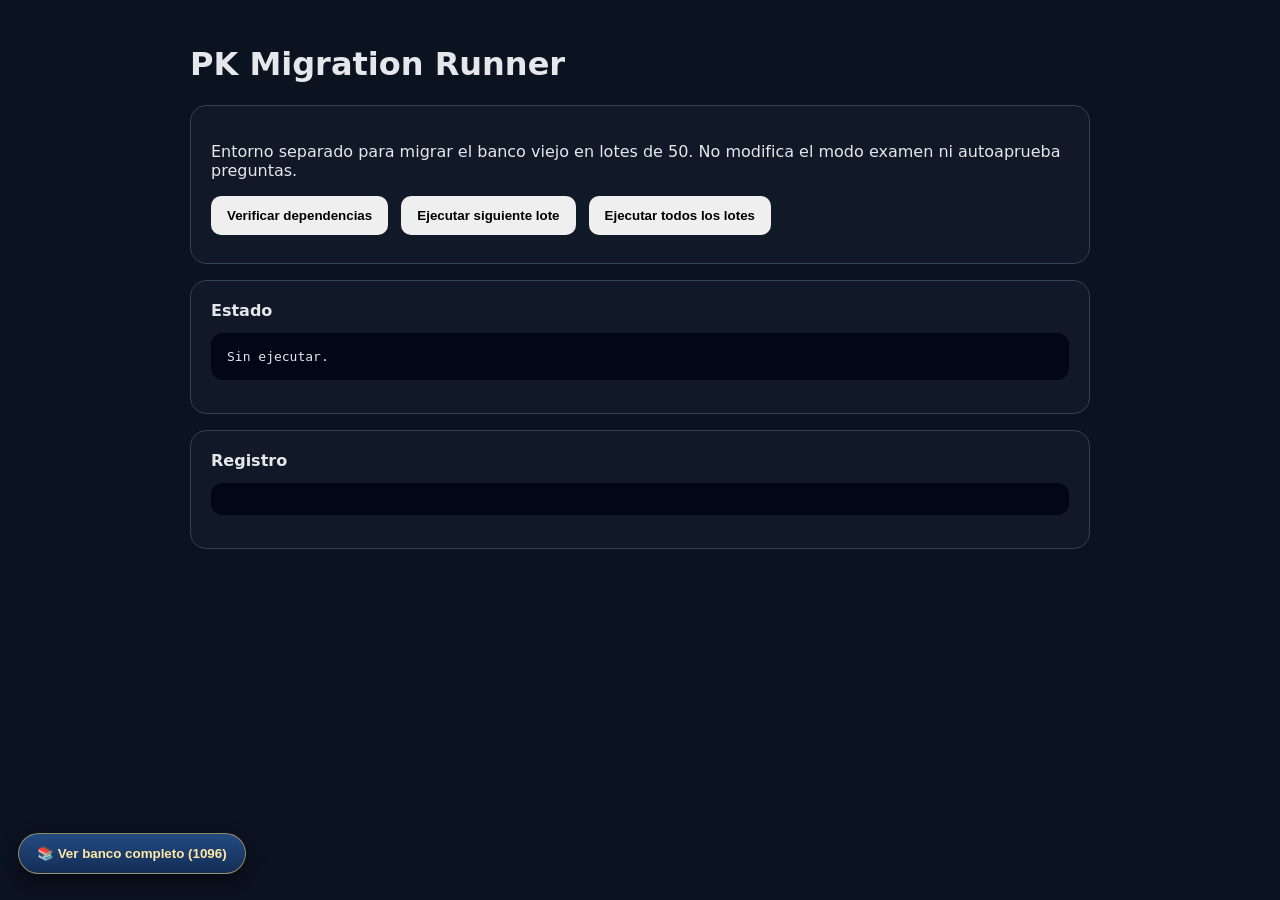
<file: pk-migration-runner.html>
<!DOCTYPE html>
<html lang="es">
<head>
<meta charset="UTF-8">
<meta name="viewport" content="width=device-width,initial-scale=1">
<title>PK Migration Runner</title>
<style>
body{font-family:system-ui,-apple-system,sans-serif;background:#0b1220;color:#e5e7eb;margin:0;padding:24px}
main{max-width:900px;margin:auto}.card{background:#111827;border:1px solid #334155;border-radius:16px;padding:20px;margin-bottom:16px}
button{padding:12px 16px;border:0;border-radius:10px;font-weight:700;cursor:pointer;margin-right:8px;margin-bottom:8px}
pre{white-space:pre-wrap;word-break:break-word;background:#020617;padding:16px;border-radius:12px;max-height:480px;overflow:auto}
.ok{color:#86efac}.warn{color:#fde68a}.bad{color:#fca5a5}
</style>
</head>
<body>
<main>
  <h1>PK Migration Runner</h1>
  <div class="card">
    <p>Entorno separado para migrar el banco viejo en lotes de 50. No modifica el modo examen ni autoaprueba preguntas.</p>
    <button id="check">Verificar dependencias</button>
    <button id="next">Ejecutar siguiente lote</button>
    <button id="all">Ejecutar todos los lotes</button>
  </div>
  <div class="card"><strong>Estado</strong><pre id="status">Sin ejecutar.</pre></div>
  <div class="card"><strong>Registro</strong><pre id="log"></pre></div>
</main>

<!-- Arquitectura base -->
<script src="pk-schema.js"></script>
<script src="pk-synonyms.js"></script>
<script src="pk-traps.js"></script>

<!-- Banco viejo completo: debe cargarse ANTES de pk-loader.js -->
<script src="pk-data-underwriting.js"></script>
<script src="pk-data-life.js"></script>
<script src="pk-data-annuities.js"></script>
<script src="pk-data-health.js"></script>
<script src="pk-data-retirement.js"></script>
<script src="pk-data-florida.js"></script>
<script src="pk-data-medicare.js"></script>
<script src="pk-data-ltc.js"></script>
<script src="pk-data-general.js"></script>
<script src="pk-data-nivel1.js"></script>
<script src="pk-data-nivel2.js"></script>
<script src="pk-data-nivel3.js"></script>
<script src="pk-data-nivel4.js"></script>
<script src="pk-data-nivel5.js"></script>
<script src="pk-data-refuerzo.js"></script>
<script src="pk-data-disposiciones.js"></script>
<script src="pk-data-campo.js"></script>
<script src="pk-data-killer-hmoppo.js"></script>
<script src="pk-loader.js"></script>

<!-- Fábrica de migración -->
<script src="pk-migration-pipeline.js"></script>
<script src="pk-strict-preauditor.js"></script>
<script src="pk-migration-producer-adapter.js"></script>
<script src="pk-migration-producer-bridge.js"></script>
<script src="pk-migration-auto-cycle.js"></script>
<script src="pk-migration-bootstrap.js"></script>
<script src="pk-model-provider-openai.js"></script>

<script>
(function(){
  'use strict';
  const statusEl=document.getElementById('status');
  const logEl=document.getElementById('log');
  let runtime=null;

  function log(msg,obj){
    logEl.textContent += `[${new Date().toISOString()}] ${msg}${obj?'\n'+JSON.stringify(obj,null,2):''}\n\n`;
  }
  function renderState(){ statusEl.textContent=JSON.stringify(runtime?runtime.state:{},null,2); }

  function requireBootstrap(){
    if(!window.PK_MIGRATION_BOOTSTRAP) throw new Error('PK_MIGRATION_BOOTSTRAP no está cargado');
    return window.PK_MIGRATION_BOOTSTRAP;
  }

  function getProvider(){
    if(typeof window.PK_MODEL_PROVIDER !== 'function'){
      throw new Error('Falta PK_MODEL_PROVIDER. Verifica pk-model-provider-openai.js y el endpoint /api/pk-produce.');
    }
    return window.PK_MODEL_PROVIDER;
  }

  function getRuntime(){
    if(runtime) return runtime;
    const concepts=window.PK_CONCEPTOS_FULL||[];
    if(!concepts.length) throw new Error('PK_CONCEPTOS_FULL está vacío: el banco viejo no se cargó');
    const bootstrap=requireBootstrap();
    runtime=bootstrap.createRuntime({
      transport:getProvider(),
      provider_name:'openai_responses_serverless',
      concepts,
      onBatchComplete:function(r){ renderState(); log('Lote completado',r.batch); }
    });
    return runtime;
  }

  document.getElementById('check').onclick=function(){
    try{
      const report=requireBootstrap().assertReady();
      const providerReady=typeof window.PK_MODEL_PROVIDER==='function';
      const concepts=window.PK_CONCEPTOS_FULL||[];
      const full={...report,provider_ready:providerReady,endpoint:'/api/pk-produce',legacy_concepts_loaded:concepts.length};
      log('Dependencias verificadas',full);
      statusEl.textContent=JSON.stringify(full,null,2);
    }catch(err){ log('ERROR de dependencias',{message:err.message}); }
  };

  document.getElementById('next').onclick=async function(){
    try{
      const result=await getRuntime().runNextBatch();
      renderState();
      log('Lote finalizado',result.batch||{status:getRuntime().state.status});
    }catch(err){ log('ERROR al ejecutar siguiente lote',{message:err.message,validation:err.validation||null}); }
  };

  document.getElementById('all').onclick=async function(){
    try{
      const result=await getRuntime().runAll();
      renderState();
      log('Recorrido finalizado',{status:result.state.status,totals:result.state.totals});
    }catch(err){ log('ERROR al ejecutar recorrido',{message:err.message,validation:err.validation||null}); }
  };
})();
</script>
</body>
</html>
</file>
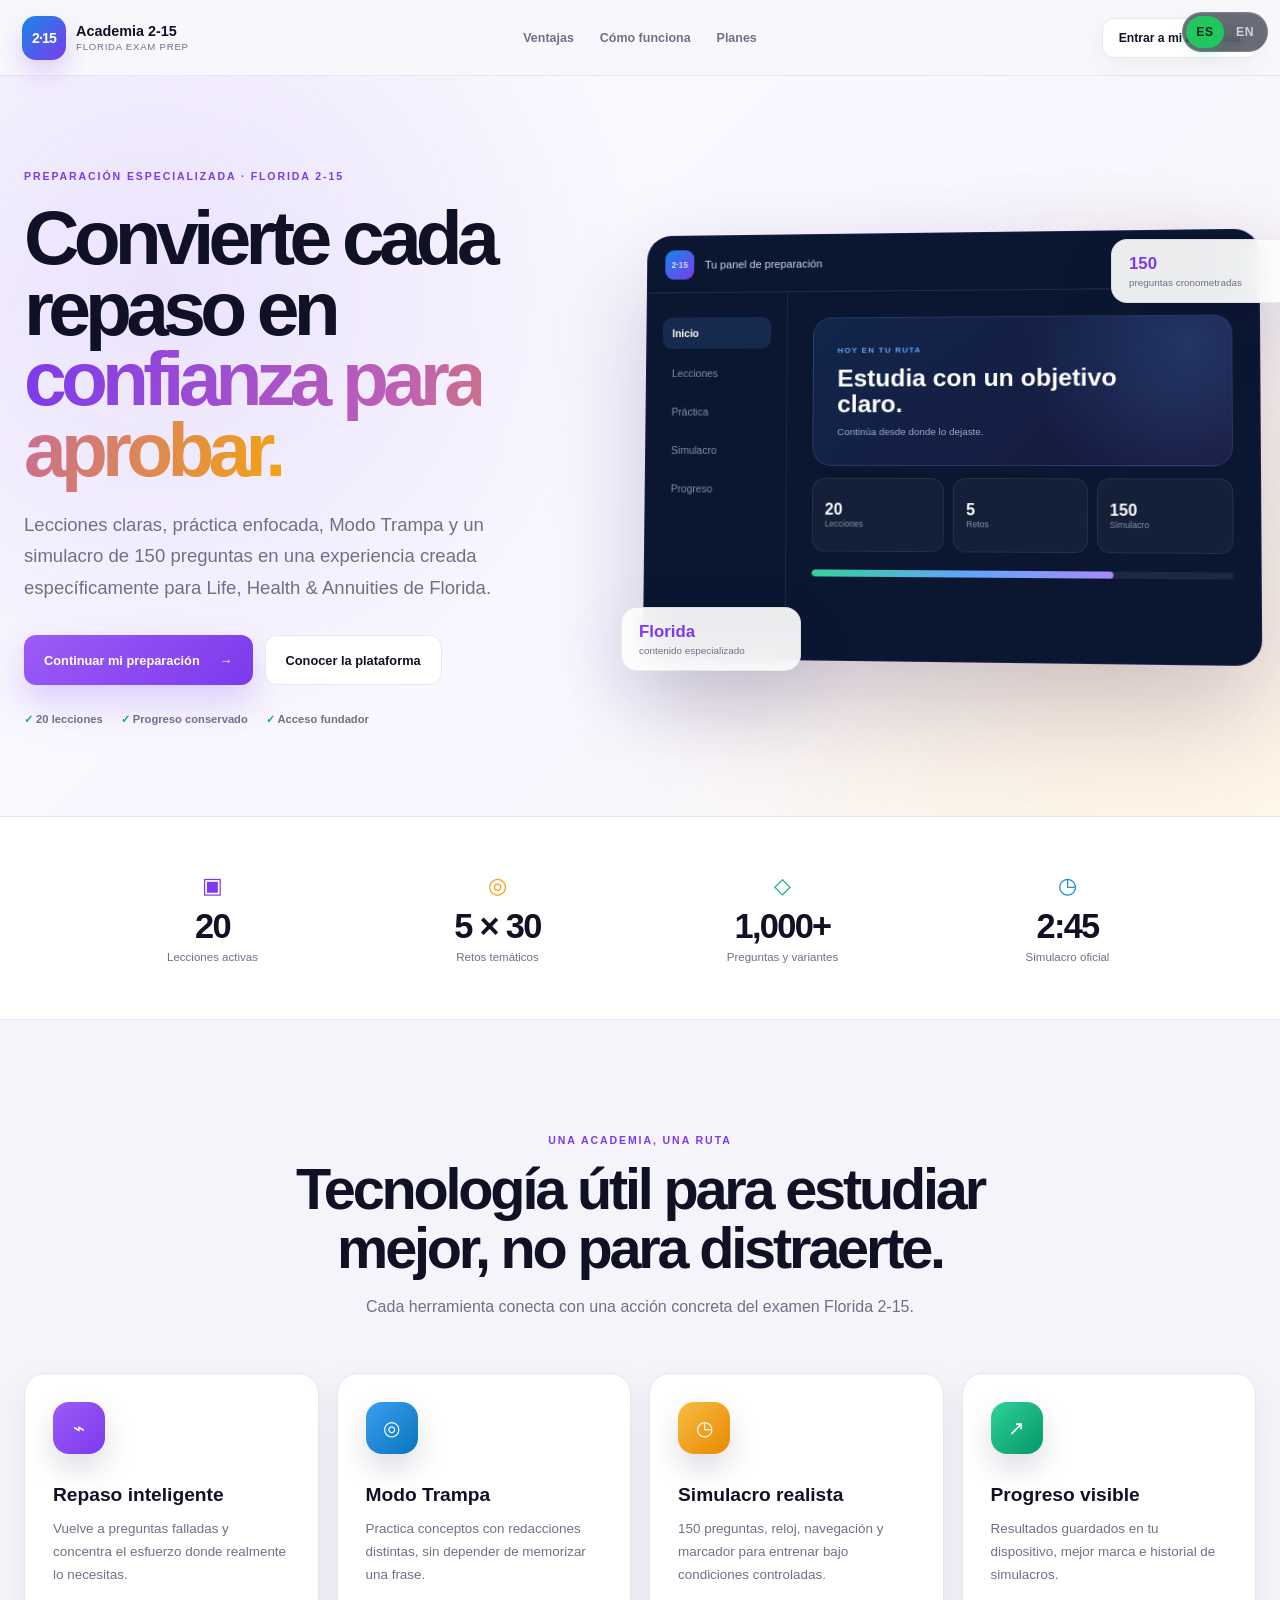
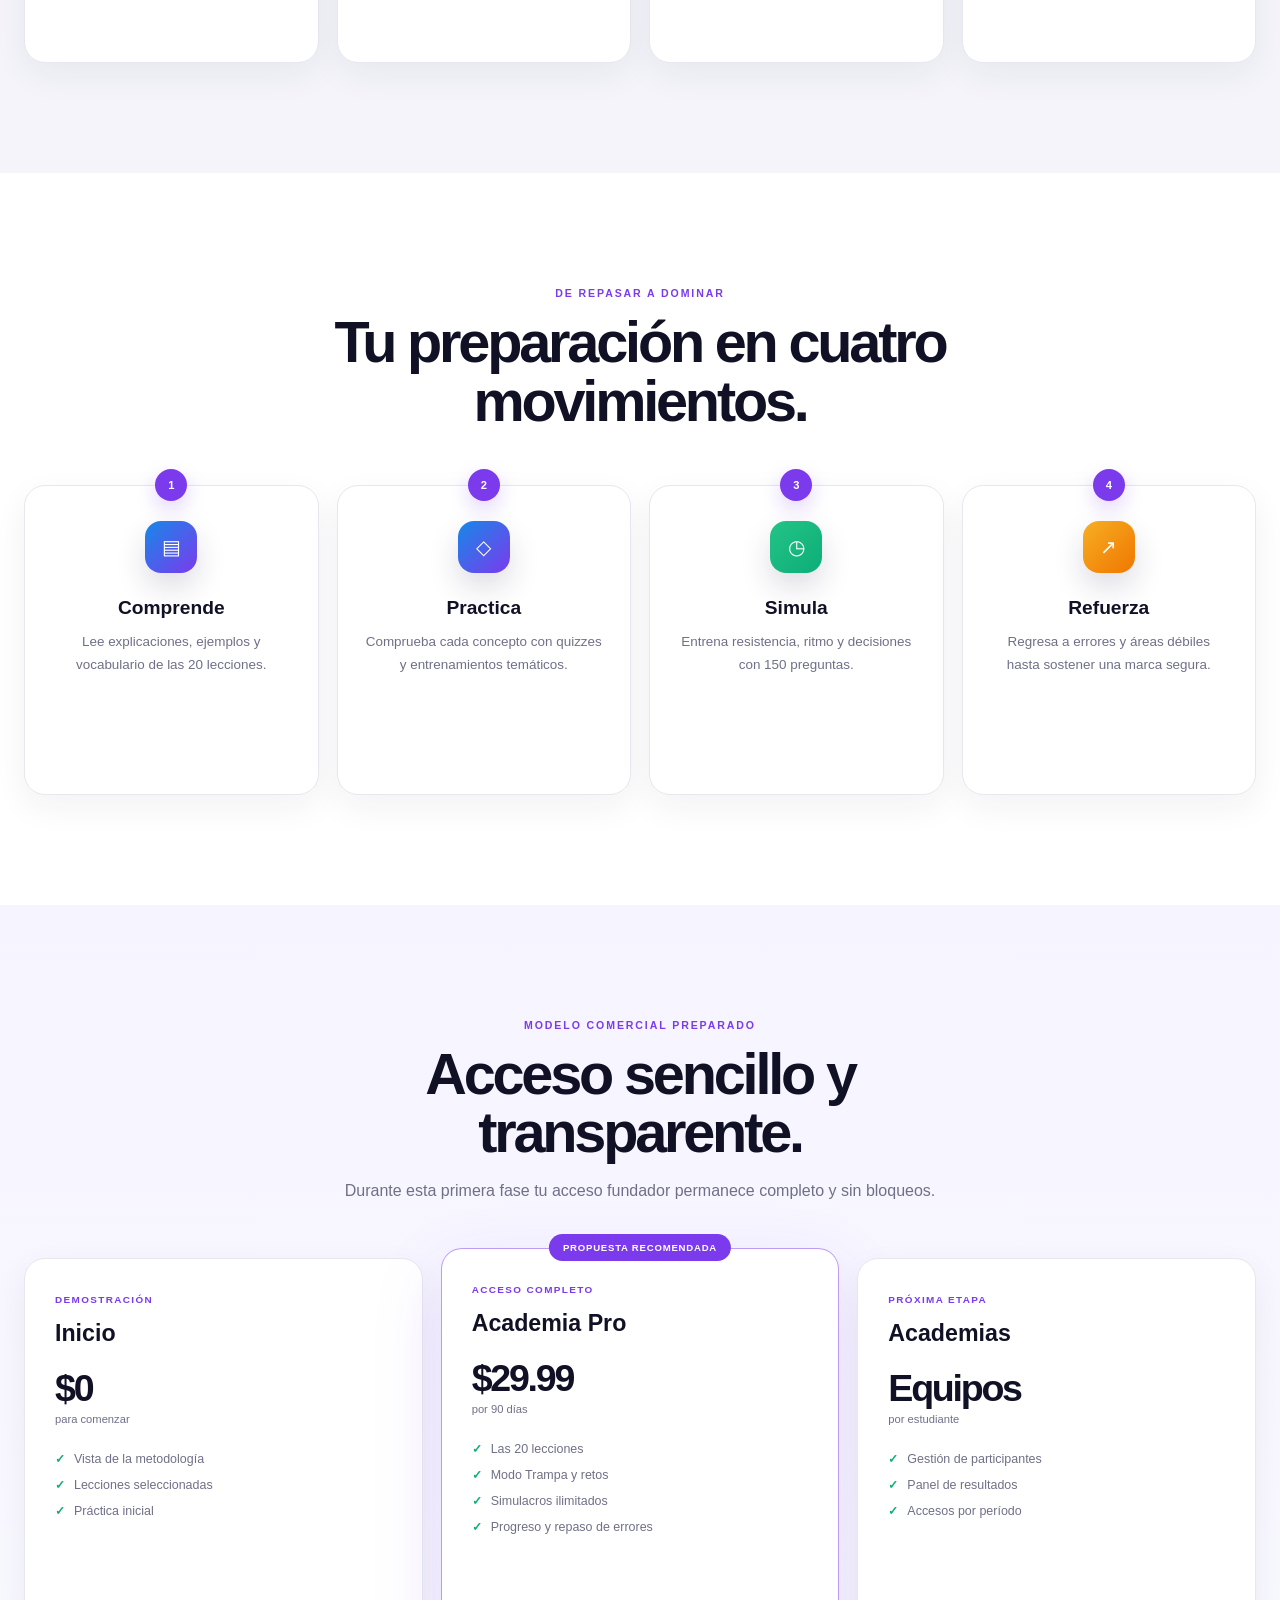
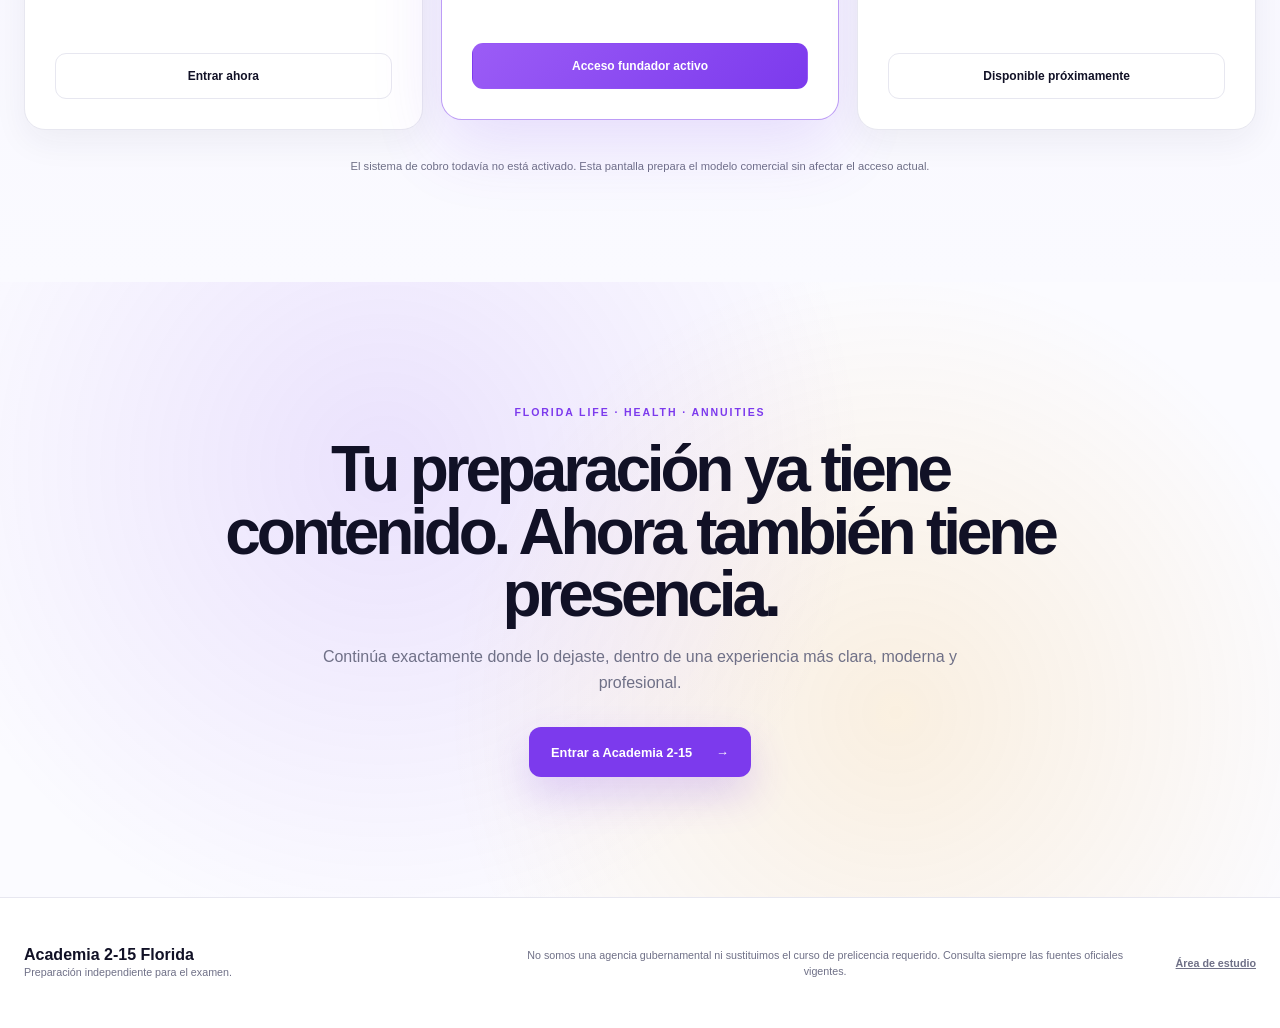
<file: pro.html>
<!doctype html>
<html lang="es">
<head>
  <meta charset="utf-8" />
  <meta name="viewport" content="width=device-width, initial-scale=1" />
  <meta name="theme-color" content="#f7f7fb" />
  <meta name="description" content="Academia 2-15 Pro: preparación especializada para el examen Florida 2-15." />
  <title>Academia 2-15 Pro | Preparación Florida</title>
  <link rel="stylesheet" href="pro-landing.css?v=20260809-1" />
  <link rel="stylesheet" href="interaction-fx.css?v=20260810-1" />
<link rel="stylesheet" href="academia-i18n.css?v=20260901-1"/>
</head>
<body class="pro-landing-page">
  <header class="site-header">
    <a class="site-brand" href="pro.html" aria-label="Academia 2-15 Pro, inicio">
      <span class="site-brand-mark">2·15</span>
      <span><strong>Academia 2-15</strong><small>Florida Exam Prep</small></span>
    </a>
    <nav aria-label="Navegación principal">
      <a href="#ventajas">Ventajas</a>
      <a href="#ruta">Cómo funciona</a>
      <a href="#planes">Planes</a>
    </nav>
    <a class="site-login" href="index.html">Entrar a mi academia</a>
  </header>

  <main>
    <section class="landing-hero">
      <div class="hero-copy">
        <span class="eyebrow">PREPARACIÓN ESPECIALIZADA · FLORIDA 2-15</span>
        <h1>Convierte cada repaso en <em>confianza para aprobar.</em></h1>
        <p>Lecciones claras, práctica enfocada, Modo Trampa y un simulacro de 150 preguntas en una experiencia creada específicamente para Life, Health &amp; Annuities de Florida.</p>
        <div class="hero-actions">
          <a class="primary-action" href="index.html">Continuar mi preparación <span>→</span></a>
          <a class="secondary-action" href="#ventajas">Conocer la plataforma</a>
        </div>
        <div class="hero-trust"><span>✓ 20 lecciones</span><span>✓ Progreso conservado</span><span>✓ Acceso fundador</span></div>
      </div>
      <div class="product-preview" aria-label="Vista previa del panel de Academia 2-15">
        <div class="preview-window">
          <div class="preview-top"><span class="mini-brand">2·15</span><span>Tu panel de preparación</span><i></i></div>
          <div class="preview-body">
            <aside><b>Inicio</b><span>Lecciones</span><span>Práctica</span><span>Simulacro</span><span>Progreso</span></aside>
            <div class="preview-main">
              <div class="preview-welcome"><small>HOY EN TU RUTA</small><strong>Estudia con un objetivo claro.</strong><span>Continúa desde donde lo dejaste.</span></div>
              <div class="preview-stats"><span><b>20</b>Lecciones</span><span><b>5</b>Retos</span><span><b>150</b>Simulacro</span></div>
              <div class="preview-progress"><span></span></div>
            </div>
          </div>
        </div>
        <div class="preview-badge badge-one"><strong>150</strong><span>preguntas cronometradas</span></div>
        <div class="preview-badge badge-two"><strong>Florida</strong><span>contenido especializado</span></div>
      </div>
    </section>

    <section class="metric-band" aria-label="Resumen de la plataforma">
      <article><span>▣</span><strong>20</strong><small>Lecciones activas</small></article>
      <article><span>◎</span><strong>5 × 30</strong><small>Retos temáticos</small></article>
      <article><span>◇</span><strong>1,000+</strong><small>Preguntas y variantes</small></article>
      <article><span>◷</span><strong>2:45</strong><small>Simulacro oficial</small></article>
    </section>

    <section class="feature-section" id="ventajas">
      <div class="section-heading"><span>UNA ACADEMIA, UNA RUTA</span><h2>Tecnología útil para estudiar mejor, no para distraerte.</h2><p>Cada herramienta conecta con una acción concreta del examen Florida 2-15.</p></div>
      <div class="feature-grid">
        <article class="feature-card"><i class="violet">⌁</i><h3>Repaso inteligente</h3><p>Vuelve a preguntas falladas y concentra el esfuerzo donde realmente lo necesitas.</p></article>
        <article class="feature-card"><i class="blue">◎</i><h3>Modo Trampa</h3><p>Practica conceptos con redacciones distintas, sin depender de memorizar una frase.</p></article>
        <article class="feature-card"><i class="gold">◷</i><h3>Simulacro realista</h3><p>150 preguntas, reloj, navegación y marcador para entrenar bajo condiciones controladas.</p></article>
        <article class="feature-card"><i class="green">↗</i><h3>Progreso visible</h3><p>Resultados guardados en tu dispositivo, mejor marca e historial de simulacros.</p></article>
      </div>
    </section>

    <section class="route-section" id="ruta">
      <div class="section-heading"><span>DE REPASAR A DOMINAR</span><h2>Tu preparación en cuatro movimientos.</h2></div>
      <div class="route-grid">
        <article><b>1</b><i>▤</i><h3>Comprende</h3><p>Lee explicaciones, ejemplos y vocabulario de las 20 lecciones.</p></article>
        <article><b>2</b><i>◇</i><h3>Practica</h3><p>Comprueba cada concepto con quizzes y entrenamientos temáticos.</p></article>
        <article><b>3</b><i>◷</i><h3>Simula</h3><p>Entrena resistencia, ritmo y decisiones con 150 preguntas.</p></article>
        <article><b>4</b><i>↗</i><h3>Refuerza</h3><p>Regresa a errores y áreas débiles hasta sostener una marca segura.</p></article>
      </div>
    </section>

    <section class="pricing-section" id="planes">
      <div class="section-heading"><span>MODELO COMERCIAL PREPARADO</span><h2>Acceso sencillo y transparente.</h2><p>Durante esta primera fase tu acceso fundador permanece completo y sin bloqueos.</p></div>
      <div class="pricing-grid">
        <article class="price-card"><span class="price-label">DEMOSTRACIÓN</span><h3>Inicio</h3><div class="price"><strong>$0</strong><small>para comenzar</small></div><ul><li>Vista de la metodología</li><li>Lecciones seleccionadas</li><li>Práctica inicial</li></ul><a href="index.html">Entrar ahora</a></article>
        <article class="price-card featured"><span class="popular">PROPUESTA RECOMENDADA</span><span class="price-label">ACCESO COMPLETO</span><h3>Academia Pro</h3><div class="price"><strong>$29.99</strong><small>por 90 días</small></div><ul><li>Las 20 lecciones</li><li>Modo Trampa y retos</li><li>Simulacros ilimitados</li><li>Progreso y repaso de errores</li></ul><a href="index.html">Acceso fundador activo</a></article>
        <article class="price-card"><span class="price-label">PRÓXIMA ETAPA</span><h3>Academias</h3><div class="price"><strong>Equipos</strong><small>por estudiante</small></div><ul><li>Gestión de participantes</li><li>Panel de resultados</li><li>Accesos por período</li></ul><a href="#planes">Disponible próximamente</a></article>
      </div>
      <p class="pricing-note">El sistema de cobro todavía no está activado. Esta pantalla prepara el modelo comercial sin afectar el acceso actual.</p>
    </section>

    <section class="closing-section">
      <span>FLORIDA LIFE · HEALTH · ANNUITIES</span>
      <h2>Tu preparación ya tiene contenido. Ahora también tiene presencia.</h2>
      <p>Continúa exactamente donde lo dejaste, dentro de una experiencia más clara, moderna y profesional.</p>
      <a href="index.html">Entrar a Academia 2-15 <b>→</b></a>
    </section>
  </main>

  <footer><div><strong>Academia 2-15 Florida</strong><span>Preparación independiente para el examen.</span></div><p>No somos una agencia gubernamental ni sustituimos el curso de prelicencia requerido. Consulta siempre las fuentes oficiales vigentes.</p><a href="index.html">Área de estudio</a></footer>
  <script src="interaction-fx.js?v=20260810-1"></script>
<script src="academia-i18n.js?v=20260901-1"></script>
</body>
</html>
</file>
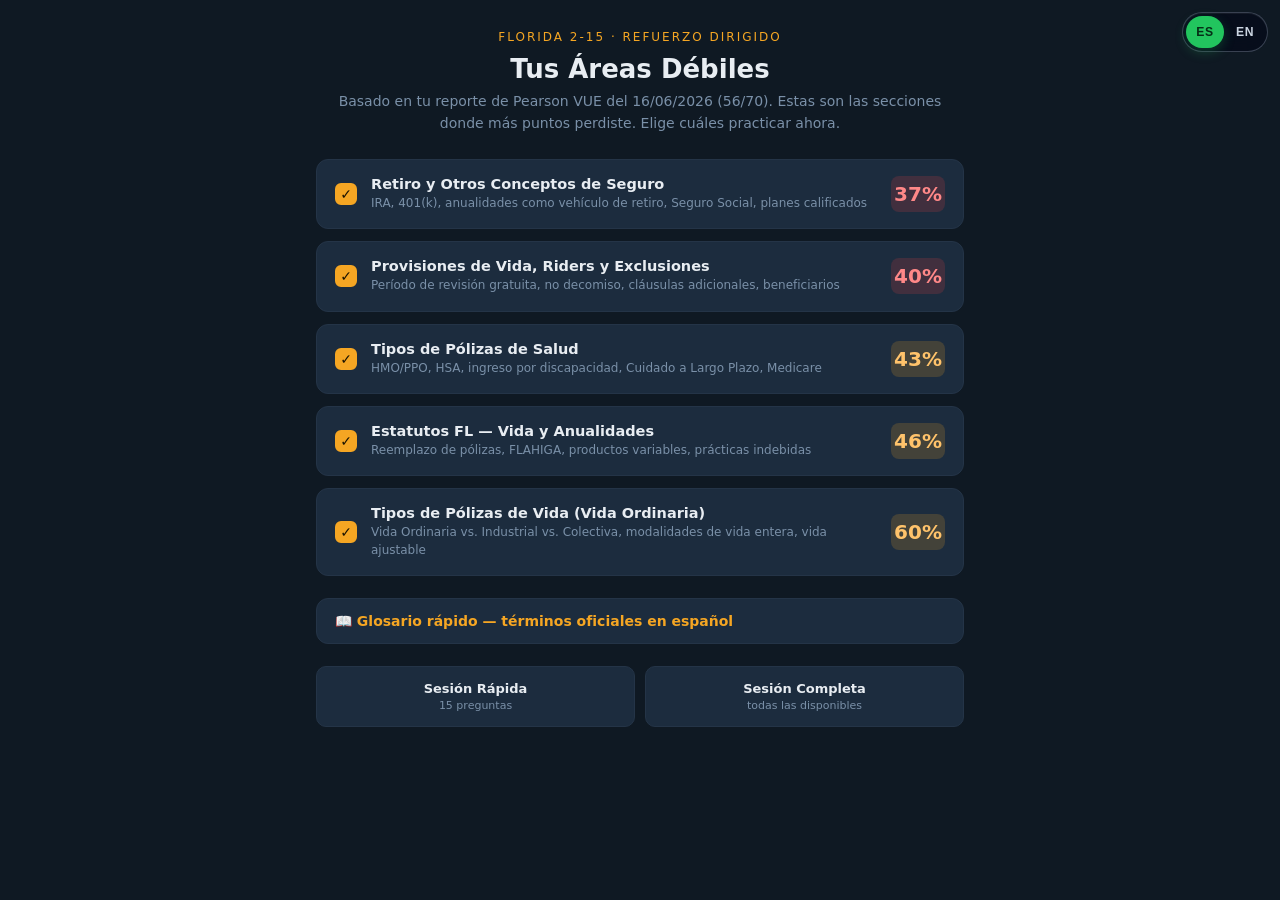
<file: refuerzo-debilidades.html>
<!DOCTYPE html>
<html lang="es">
<head>
<meta charset="UTF-8">
<meta name="viewport" content="width=device-width, initial-scale=1.0">
<title>Refuerzo de Áreas Débiles — Florida 2-15</title>
<style>
  * { box-sizing: border-box; margin: 0; padding: 0; }
  :root {
    --bg: #0f1923; --surface: #162030; --card: #1c2c3e; --border: #243447;
    --accent: #f5a623; --accent2: #00c896; --warn: #f5a623; --danger: #e84040;
    --text: #e8edf2; --muted: #7a90a8;
    --correct-bg: #0a2e22; --wrong-bg: #2e0d0d;
  }
  body { background: var(--bg); color: var(--text); font-family: 'Segoe UI', system-ui, sans-serif; min-height: 100vh; display: flex; flex-direction: column; }
  header { background: var(--surface); border-bottom: 1px solid var(--border); padding: 12px 20px; display: flex; align-items: center; justify-content: space-between; position: sticky; top: 0; z-index: 100; }
  .logo { font-size: 13px; font-weight: 700; color: var(--accent); letter-spacing: 1.5px; text-transform: uppercase; }
  .logo span { color: var(--muted); font-weight: 400; }
  #qtimer { font-size: 14px; font-weight: 700; color: var(--muted); font-variant-numeric: tabular-nums; }
  #progress-bar-wrap { background: var(--border); height: 4px; }
  #progress-bar { height: 4px; background: linear-gradient(90deg, var(--accent), var(--accent2)); transition: width .3s; width: 0%; }
  main { flex: 1; padding: 24px 16px 80px; max-width: 780px; margin: 0 auto; width: 100%; }
  .meta { display: flex; align-items: center; gap: 10px; margin-bottom: 18px; flex-wrap: wrap; }
  .badge { font-size: 10px; font-weight: 700; letter-spacing: 1px; text-transform: uppercase; padding: 4px 10px; border-radius: 20px; background: var(--card); border: 1px solid var(--border); color: var(--muted); }
  .badge.accent { border-color: var(--accent); color: var(--accent); }
  #q-counter { margin-left: auto; font-size: 13px; color: var(--muted); }
  #question-card { background: var(--card); border: 1px solid var(--border); border-radius: 12px; padding: 26px; margin-bottom: 18px; line-height: 1.75; font-size: 16px; }
  #options { display: flex; flex-direction: column; gap: 11px; }
  .option { background: var(--surface); border: 1.5px solid var(--border); border-radius: 10px; padding: 15px 18px; cursor: pointer; display: flex; align-items: flex-start; gap: 14px; transition: border-color .15s, background .15s; font-size: 14.5px; line-height: 1.55; }
  .option:hover:not(.disabled) { border-color: var(--accent); background: #1a2e42; }
  .opt-letter { min-width: 26px; height: 26px; border-radius: 50%; background: var(--border); display: flex; align-items: center; justify-content: center; font-size: 12px; font-weight: 700; color: var(--muted); flex-shrink: 0; margin-top: 1px; }
  .option.selected { border-color: var(--accent); background: #102033; }
  .option.selected .opt-letter { background: var(--accent); color: #1a1200; }
  .option.correct { border-color: var(--accent2); background: var(--correct-bg); }
  .option.correct .opt-letter { background: var(--accent2); color: #fff; }
  .option.wrong { border-color: var(--danger); background: var(--wrong-bg); }
  .option.wrong .opt-letter { background: var(--danger); color: #fff; }
  .option.disabled { cursor: default; }
  #explanation { display: none; background: #0d1e2e; border: 1px solid var(--border); border-left: 4px solid var(--accent2); border-radius: 8px; padding: 16px 20px; font-size: 13.5px; line-height: 1.75; color: #c0d0e0; margin-top: 14px; }
  #explanation.show { display: block; }
  #explanation strong { color: var(--accent2); }
  #explanation em { color: var(--warn); font-style: normal; }
  #bottom-bar { position: fixed; bottom: 0; left: 0; right: 0; background: var(--surface); border-top: 1px solid var(--border); padding: 12px 20px; display: flex; align-items: center; justify-content: space-between; gap: 12px; }
  #score-live { font-size: 13px; color: var(--muted); }
  #score-live span { color: var(--text); font-weight: 700; }
  .btn { padding: 11px 26px; border-radius: 8px; border: none; font-size: 15px; font-weight: 700; cursor: pointer; transition: opacity .15s; }
  .btn:disabled { opacity: .35; cursor: default; }
  .btn-primary { background: var(--accent); color: #1a1200; }
  .btn-primary:hover:not(:disabled) { opacity: .85; }
  .btn-secondary { background: transparent; border: 1.5px solid var(--border); color: var(--muted); font-size: 13px; padding: 9px 16px; }
  .btn-secondary:hover { border-color: var(--accent); color: var(--accent); }
  #results-screen { display: none; max-width: 680px; margin: 0 auto; padding: 40px 16px 80px; text-align: center; }
  #results-screen.show { display: block; }
  .result-circle { width: 140px; height: 140px; border-radius: 50%; margin: 0 auto 28px; display: flex; flex-direction: column; align-items: center; justify-content: center; font-size: 36px; font-weight: 800; border: 5px solid var(--accent2); }
  .result-circle.fail { border-color: var(--danger); }
  h1.result-title { font-size: 26px; margin-bottom: 8px; }
  .result-sub { color: var(--muted); margin-bottom: 32px; font-size: 15px; }
  .stats-grid { display: grid; grid-template-columns: repeat(3, 1fr); gap: 12px; margin-bottom: 32px; }
  .stat-box { background: var(--card); border: 1px solid var(--border); border-radius: 10px; padding: 18px 12px; }
  .stat-box .num { font-size: 28px; font-weight: 800; color: var(--accent); }
  .stat-box .lbl { font-size: 11px; color: var(--muted); margin-top: 4px; text-transform: uppercase; letter-spacing: .8px; }
  .lesson-breakdown { text-align: left; margin-bottom: 32px; }
  .lesson-breakdown h3 { font-size: 13px; color: var(--muted); text-transform: uppercase; letter-spacing: 1px; margin-bottom: 14px; }
  .lb-row { display: flex; align-items: center; gap: 10px; margin-bottom: 10px; font-size: 13px; }
  .lb-label { min-width: 150px; color: var(--muted); font-size: 11.5px; line-height: 1.3; }
  .lb-bar-wrap { flex: 1; background: var(--border); border-radius: 4px; height: 8px; position: relative; }
  .lb-bar { height: 8px; border-radius: 4px; background: var(--accent2); }
  .lb-bar.bad { background: var(--danger); }
  .lb-baseline { position: absolute; top: -3px; width: 2px; height: 14px; background: #fff; opacity: .6; }
  .lb-pct { min-width: 86px; text-align: right; font-weight: 700; font-size: 12px; }
  .lb-pct .delta { font-size: 10px; font-weight: 700; margin-left: 4px; }
  .lb-pct .delta.up { color: var(--accent2); }
  .lb-pct .delta.down { color: var(--danger); }
  #start-screen { max-width: 680px; margin: 30px auto; padding: 0 16px; }
  #start-screen h1 { font-size: 26px; margin-bottom: 6px; text-align: center; }
  #start-screen .lead { color: var(--muted); margin-bottom: 24px; line-height: 1.6; text-align: center; font-size: 14px; }
  .sec-card { background: var(--card); border: 1.5px solid var(--border); border-radius: 12px; padding: 16px 18px; margin-bottom: 12px; cursor: pointer; transition: border-color .15s, opacity .15s; display: flex; align-items: center; gap: 14px; }
  .sec-card.off { opacity: .45; }
  .sec-card:hover { border-color: var(--accent); }
  .sec-check { width: 22px; height: 22px; border-radius: 6px; border: 2px solid var(--muted); flex-shrink: 0; display: flex; align-items: center; justify-content: center; font-size: 14px; font-weight: 800; color: transparent; }
  .sec-card.selected .sec-check { background: var(--accent); border-color: var(--accent); color: #1a1200; }
  .sec-body { flex: 1; }
  .sec-body h3 { font-size: 14.5px; margin-bottom: 3px; }
  .sec-body p { font-size: 12px; color: var(--muted); line-height: 1.45; }
  .sec-pct { font-size: 20px; font-weight: 800; min-width: 54px; text-align: center; padding: 6px 0; border-radius: 8px; }
  .sec-pct.r1 { background: rgba(232,64,64,.18); color: #ff8888; }
  .sec-pct.r2 { background: rgba(245,166,35,.18); color: #ffc36b; }
  .mode-row { display: grid; grid-template-columns: 1fr 1fr; gap: 10px; margin: 22px 0; }
  .mode-btn { background: var(--card); border: 1.5px solid var(--border); border-radius: 10px; padding: 14px 10px; text-align: center; cursor: pointer; font-size: 13px; font-weight: 700; color: var(--text); }
  .mode-btn:hover { border-color: var(--accent); }
  .mode-btn small { display: block; color: var(--muted); font-weight: 400; font-size: 11px; margin-top: 3px; }
  details.glossary { background: var(--card); border: 1px solid var(--border); border-radius: 12px; padding: 14px 18px; margin: 22px 0; }
  details.glossary summary { cursor: pointer; font-size: 14px; font-weight: 700; color: var(--accent); list-style: none; }
  details.glossary summary::-webkit-details-marker { display: none; }
  .gloss-item { margin-top: 14px; font-size: 12.5px; line-height: 1.6; color: #c0d0e0; }
  .gloss-item b { color: var(--text); }
  .history-note { font-size: 11.5px; color: var(--muted); text-align: center; margin-top: 18px; line-height: 1.6; }
</style>
<link rel="stylesheet" href="academia-i18n.css?v=20260901-1"/>
</head>
<body>

<div id="start-screen">
  <div style="font-size:12px;color:var(--accent);letter-spacing:2px;text-transform:uppercase;margin-bottom:10px;text-align:center;">Florida 2-15 · Refuerzo Dirigido</div>
  <h1>Tus Áreas Débiles</h1>
  <p class="lead">Basado en tu reporte de Pearson VUE del 16/06/2026 (56/70). Estas son las secciones donde más puntos perdiste. Elige cuáles practicar ahora.</p>

  <div class="sec-card selected" data-s="2" onclick="toggleSec(this,2)">
    <div class="sec-check">✓</div>
    <div class="sec-body"><h3>Retiro y Otros Conceptos de Seguro</h3><p>IRA, 401(k), anualidades como vehículo de retiro, Seguro Social, planes calificados</p></div>
    <div class="sec-pct r1">37%</div>
  </div>
  <div class="sec-card selected" data-s="1" onclick="toggleSec(this,1)">
    <div class="sec-check">✓</div>
    <div class="sec-body"><h3>Provisiones de Vida, Riders y Exclusiones</h3><p>Período de revisión gratuita, no decomiso, cláusulas adicionales, beneficiarios</p></div>
    <div class="sec-pct r1">40%</div>
  </div>
  <div class="sec-card selected" data-s="3" onclick="toggleSec(this,3)">
    <div class="sec-check">✓</div>
    <div class="sec-body"><h3>Tipos de Pólizas de Salud</h3><p>HMO/PPO, HSA, ingreso por discapacidad, Cuidado a Largo Plazo, Medicare</p></div>
    <div class="sec-pct r2">43%</div>
  </div>
  <div class="sec-card selected" data-s="4" onclick="toggleSec(this,4)">
    <div class="sec-check">✓</div>
    <div class="sec-body"><h3>Estatutos FL — Vida y Anualidades</h3><p>Reemplazo de pólizas, FLAHIGA, productos variables, prácticas indebidas</p></div>
    <div class="sec-pct r2">46%</div>
  </div>
  <div class="sec-card selected" data-s="5" onclick="toggleSec(this,5)">
    <div class="sec-check">✓</div>
    <div class="sec-body"><h3>Tipos de Pólizas de Vida (Vida Ordinaria)</h3><p>Vida Ordinaria vs. Industrial vs. Colectiva, modalidades de vida entera, vida ajustable</p></div>
    <div class="sec-pct r2">60%</div>
  </div>

  <details class="glossary">
    <summary>📖 Glosario rápido — términos oficiales en español</summary>
    <div class="gloss-item"><b>Período de revisión gratuita:</b> días tras recibir la póliza para cancelarla con reembolso completo. En Florida: 14 días en vida y anualidades; 10 días en salud; 30 días en Medigap y cuidado a largo plazo.</div>
    <div class="gloss-item"><b>Período de gracia:</b> tiempo adicional tras vencer una prima durante el cual la póliza sigue vigente. En salud con prima mensual en Florida: al menos 10 días.</div>
    <div class="gloss-item"><b>Período de impugnabilidad:</b> generalmente 2 años; tiempo en que la aseguradora puede investigar y anular la póliza por información falsa en la solicitud.</div>
    <div class="gloss-item"><b>Cláusula de exención de prima:</b> libera al asegurado de pagar primas si queda totalmente discapacitado, sin perder ningún beneficio de la póliza.</div>
    <div class="gloss-item"><b>Opciones de no decomiso:</b> póliza saldada reducida (mismo tipo, menor beneficio, sin más primas) y término extendido (mismo beneficio, cobertura temporal).</div>
    <div class="gloss-item"><b>Cuidado a Largo Plazo (LTC):</b> cubre asistencia cuando el asegurado no puede realizar al menos 2 de 6 Actividades de la Vida Diaria (AVD) por un período esperado de 90 días o más.</div>
    <div class="gloss-item"><b>IRA Tradicional vs. IRA Roth:</b> en la Tradicional las contribuciones suelen ser deducibles y los retiros se gravan; en la Roth las contribuciones no son deducibles, pero los retiros calificados están libres de impuestos.</div>
    <div class="gloss-item"><b>Reemplazo de pólizas:</b> proceso regulado al proponer cancelar una póliza vigente por una nueva; exige formulario de comparación y notificación a la aseguradora actual, nunca aprobación previa del Departamento de Servicios Financieros.</div>
  </details>

  <div class="mode-row">
    <div class="mode-btn" onclick="startQuiz(15)">Sesión Rápida<small>15 preguntas</small></div>
    <div class="mode-btn" onclick="startQuiz(999)">Sesión Completa<small>todas las disponibles</small></div>
  </div>

  <div class="history-note" id="history-note"></div>
</div>

<div id="exam-screen" style="display:none;">
  <header>
    <a href="index.html" style="font-size:13px;color:var(--muted);text-decoration:none;white-space:nowrap;">← Academia</a>
    <div class="logo">Florida 2-15 <span>· Refuerzo</span></div>
    <div id="qtimer">⏱ 0:00</div>
  </header>
  <div id="progress-bar-wrap"><div id="progress-bar"></div></div>
  <main>
    <div class="meta">
      <span class="badge accent" id="topic-badge">Sección</span>
      <span id="q-counter">Pregunta 1 de 15</span>
    </div>
    <div id="question-card"></div>
    <div id="options"></div>
    <div id="explanation"></div>
  </main>
  <div id="bottom-bar">
    <div id="score-live">Correctas: <span id="correct-count">0</span> / <span id="answered-count">0</span></div>
    <button class="btn btn-secondary" id="skip-btn" onclick="skipQ()">Omitir</button>
    <button class="btn btn-primary" id="next-btn" onclick="nextQ()" disabled>Siguiente →</button>
  </div>
</div>

<div id="results-screen">
  <div class="result-circle" id="result-circle">
    <div id="result-pct">--</div>
    <small>score</small>
  </div>
  <h1 class="result-title" id="result-title">Resultado</h1>
  <p class="result-sub" id="result-sub"></p>
  <div class="stats-grid">
    <div class="stat-box"><div class="num" id="res-correct">-</div><div class="lbl">Correctas</div></div>
    <div class="stat-box"><div class="num" id="res-wrong">-</div><div class="lbl">Incorrectas</div></div>
    <div class="stat-box"><div class="num" id="res-time">-</div><div class="lbl">Prom./pregunta</div></div>
  </div>
  <div class="lesson-breakdown">
    <h3>Tu sección débil original (línea blanca) vs. esta práctica</h3>
    <div id="breakdown-rows"></div>
  </div>
  <button class="btn btn-primary" onclick="location.reload()" style="width:100%;padding:16px;font-size:16px;">Nueva Sesión</button>
</div>

<script>
const SECTION_META = {
  1: { name: "Provisiones de Vida, Riders y Exclusiones", baseline: 40 },
  2: { name: "Retiro y Otros Conceptos de Seguro", baseline: 37 },
  3: { name: "Tipos de Pólizas de Salud", baseline: 43 },
  4: { name: "Estatutos FL — Vida y Anualidades", baseline: 46 },
  5: { name: "Tipos de Pólizas de Vida (Vida Ordinaria)", baseline: 60 }
};

const R = [

// ── SECCIÓN 1: Provisiones de Vida, Riders y Exclusiones ──
{s:1,q:"Jorge recibe en sus manos la póliza de vida entera que firmó, entregada personalmente por su agente el 3 de junio. El 15 de junio decide que no la quiere. Bajo el período de revisión gratuita de Florida para pólizas de vida, ¿tiene derecho a un reembolso completo de la prima?",a:["No, porque ya pasaron más de 10 días desde la entrega","Sí, porque el período de revisión gratuita de vida en Florida es de 14 días desde la entrega","Sí, pero solo le devuelven el 50% de la prima pagada","No, el período de revisión gratuita solo aplica a las anualidades"],c:1,e:"<strong>Período de revisión gratuita — vida:</strong> 14 días desde la entrega de la póliza. Del 3 al 15 de junio han pasado 12 días, dentro del plazo. Jorge tiene derecho al reembolso completo, sin cargos ni penalidades."},
{s:1,q:"Una clienta de 60 años compra una anualidad fija el 1 de marzo y recibe el contrato el 10 de marzo. El 28 de marzo decide cancelarlo. ¿Tiene derecho a un reembolso completo bajo el período de revisión gratuita en Florida?",a:["No, ya pasaron 18 días desde la entrega y el límite es de 14 días","Sí, el período de revisión gratuita para contratos de anualidad en Florida es de 21 días desde la entrega","No, los contratos de anualidad no tienen período de revisión gratuita","Sí, pero debe pagar un cargo por rescate del 10%"],c:0,e:"<strong>Período de revisión gratuita:</strong> vida y anualidades = 14 días. Del 10 al 28 de marzo son 18 días, por lo que ya terminó el plazo."},
{s:1,q:"Una póliza de vida entera tiene un período de gracia de 30 días. El asegurado fallece el día 25 después de la fecha de vencimiento de la prima, sin haberla pagado. ¿Qué debe hacer la aseguradora?",a:["Negar el pago porque la póliza ya estaba técnicamente vencida","Pagar el beneficio por fallecimiento completo, pudiendo deducir la prima adeudada","Pagar solo el 50% del beneficio por fallecimiento","Esperar a que termine el período de gracia antes de decidir"],c:1,e:"Durante el período de gracia la póliza permanece en plena vigencia. Si el asegurado fallece dentro de esos 30 días, el beneficiario recibe el beneficio completo; la aseguradora solo puede deducir la prima vencida."},
{s:1,q:"Carmen compró una póliza de vida entera hace 30 meses. Al solicitarla, omitió que había sido tratada por hipertensión dos años antes. Carmen fallece y la aseguradora descubre la omisión al investigar el reclamo. ¿Puede la aseguradora negar el pago del beneficio por fallecimiento?",a:["Sí, toda omisión permite negar el pago sin límite de tiempo","No, ya transcurrió el período de impugnabilidad de 2 años; la cláusula de incontestabilidad protege a la beneficiaria, salvo que se demuestre fraude","No, las omisiones de historial médico nunca afectan el pago de un reclamo","Sí, pero solo puede negar el 50% del beneficio"],c:1,e:"<strong>Período de impugnabilidad:</strong> 2 años desde la emisión. Pasados 30 meses, la cláusula de incontestabilidad impide que la aseguradora rescinda el contrato por una omisión, salvo prueba de fraude deliberado."},
{s:1,q:"Una póliza de vida entera de Roberto se cancela por falta de pago. Ocho meses después solicita reinstalarla. ¿Qué debe exigir la aseguradora para reinstalarla?",a:["Solo el pago de la prima del mes más reciente, sin más requisitos","El pago de las primas atrasadas con intereses y evidencia de asegurabilidad satisfactoria","Nada, las pólizas de vida se reinstalan automáticamente dentro del primer año","Un examen médico obligatorio sin ninguna excepción posible"],c:1,e:"<strong>Reinstalación:</strong> requiere pago de primas vencidas más intereses, y evidencia de asegurabilidad que la aseguradora considere satisfactoria. No es automática ni basta con pagar solo el último mes."},
{s:1,q:"Marta no puede seguir pagando las primas de su póliza de vida entera, pero quiere conservar una póliza del mismo tipo, sin pagar más primas, aunque el beneficio por fallecimiento sea menor. ¿Qué opción de no decomiso debe elegir?",a:["Término extendido","Póliza saldada reducida","Retiro del valor en efectivo","Préstamo automático de prima"],c:1,e:"<strong>Póliza saldada reducida:</strong> usa el valor en efectivo acumulado para comprar una póliza del mismo tipo (vida entera), totalmente pagada, sin más primas, pero con un beneficio por fallecimiento menor."},
{s:1,q:"Pedro deja de pagar su póliza de vida entera. Quiere mantener el mismo monto de cobertura de muerte que tenía, aceptando que la cobertura sea temporal en lugar de permanente. ¿Qué opción de no decomiso es correcta?",a:["Término extendido","Póliza saldada reducida","Retiro del valor en efectivo","Dividendo en efectivo"],c:0,e:"<strong>Término extendido:</strong> conserva el mismo monto de beneficio por fallecimiento, pero convertido en cobertura temporal por el tiempo que el valor en efectivo acumulado pueda financiar. Opuesto a la saldada reducida."},
{s:1,q:"Una beneficiaria de 55 años recibe un beneficio por fallecimiento de $300,000 y quiere recibir pagos mensuales garantizados durante el resto de su vida, pero también asegurar que, si fallece pronto, sus hijos reciban pagos durante al menos 15 años más. ¿Qué opción de liquidación debe elegir?",a:["Renta vitalicia simple","Renta vitalicia con período garantizado de 15 años","Suma global","Interés solamente"],c:1,e:"<strong>Renta vitalicia con período garantizado:</strong> paga mientras la beneficiaria viva, pero garantiza un mínimo de 15 años de pagos. Si fallece antes, los pagos restantes continúan a sus hijos. La renta vitalicia simple no tiene esa garantía."},
{s:1,q:"Luis tiene una póliza de vida entera con cláusula de exención de prima. A los 40 años queda totalmente discapacitado tras un accidente. Después de cumplir el período de eliminación de la cláusula, ¿qué ocurre con su póliza?",a:["La póliza se cancela porque no puede pagar","Las primas futuras quedan exentas y la póliza continúa con todos sus beneficios, incluida la acumulación del valor en efectivo","La póliza se convierte automáticamente en seguro temporal","La aseguradora paga el beneficio por fallecimiento de inmediato"],c:1,e:"<strong>Cláusula de exención de prima:</strong> tras el período de eliminación de discapacidad total, las primas se eximen y la póliza sigue exactamente igual — el valor en efectivo sigue creciendo como si se pagara."},
{s:1,q:"Sofía tiene una cláusula de asegurabilidad garantizada en su póliza de vida. ¿Qué le permite hacer esta cláusula adicional?",a:["Aumentar su cobertura sin nueva evidencia de asegurabilidad en fechas o eventos específicos, como matrimonio o nacimiento de un hijo","Reducir su prima si su salud mejora con el tiempo","Cambiar de aseguradora sin penalidad alguna","Convertir su póliza temporal en vida entera sin costo adicional"],c:0,e:"<strong>Cláusula de asegurabilidad garantizada:</strong> permite comprar cobertura adicional en fechas u eventos predeterminados, sin demostrar buena salud. Protege la capacidad de aumentar cobertura aunque la salud futura empeore."},
{s:1,q:"Daniel tiene una póliza de vida entera con un beneficio adicional por muerte accidental. Fallece en un accidente de tránsito mientras conducía bajo la influencia del alcohol. ¿Qué pagará la aseguradora?",a:["El beneficio por fallecimiento base más el beneficio adicional por muerte accidental","Únicamente el beneficio por fallecimiento base, ya que conducir bajo la influencia generalmente excluye el beneficio adicional por accidente","Nada, porque toda muerte relacionada con alcohol está excluida del contrato","Solo el 50% del beneficio por fallecimiento base"],c:1,e:"Las exclusiones típicas del beneficio adicional por muerte accidental incluyen conducir intoxicado, actividades ilegales y aviación privada. El beneficio base de la póliza sí se paga; el adicional por accidente, no."},
{s:1,q:"Un asegurado designó a su exesposa como beneficiaria irrevocable de su póliza de vida hace diez años, como parte de un acuerdo de divorcio. Ahora quiere cambiar el beneficiario a su nueva pareja. ¿Qué debe hacer?",a:["Puede cambiarlo libremente en cualquier momento, ya que es su póliza","Necesita el consentimiento por escrito de la beneficiaria irrevocable para poder cambiarla","Solo puede cambiarla después de 20 años de designada","Debe esperar a que la beneficiaria irrevocable fallezca"],c:1,e:"Una designación de beneficiario <em>irrevocable</em> solo puede cambiarse con el consentimiento por escrito de esa misma beneficiaria. Es distinto de una designación revocable, que el propietario puede cambiar a voluntad."},
{s:1,q:"Un asegurado compra una póliza de vida entera el 1 de enero. Se suicida 18 meses después. La póliza contiene la cláusula estándar de exclusión por suicidio de 2 años. ¿Qué debe hacer la aseguradora?",a:["Negar el pago por completo porque hubo suicidio","Pagar el beneficio por fallecimiento completo porque ya pasó el período de impugnabilidad","Devolver únicamente las primas pagadas, sin intereses, porque el suicidio ocurrió dentro del período de exclusión","Pagar el 50% del beneficio por fallecimiento"],c:2,e:"<strong>Cláusula de exclusión por suicidio:</strong> dentro de los primeros 2 años, la aseguradora no paga el beneficio por fallecimiento por suicidio, pero debe devolver las primas pagadas. Después de ese período, el suicidio se cubre igual que cualquier otra causa de muerte."},
{s:1,q:"Roberto tiene una póliza de vida entera participante y recibe dividendos anuales. Quiere usar esos dividendos para comprar cobertura adicional permanente de pequeño monto, sin presentar nueva evidencia de asegurabilidad. ¿Qué opción de dividendo debe elegir?",a:["Dividendo en efectivo","Adiciones pagadas (cobertura adicional comprada con el dividendo)","Acumulación a interés","Reducción de la prima"],c:1,e:"<strong>Adiciones pagadas:</strong> el dividendo se usa como prima única para comprar pequeñas cantidades de cobertura permanente adicional, sin examen médico ni nueva evidencia de asegurabilidad."},
{s:1,q:"Un asegurado cede temporalmente su póliza de vida a un banco como garantía de un préstamo, conservando el derecho de recuperarla por completo una vez pagada la deuda. ¿Qué tipo de cesión es esta?",a:["Cesión absoluta","Cesión colateral (en garantía)","Designación de beneficiario irrevocable","Cláusula de reincorporación"],c:1,e:"<strong>Cesión colateral:</strong> transfiere derechos limitados como garantía de una deuda; el propietario original recupera todos sus derechos al pagarla. La cesión absoluta, en cambio, transfiere todos los derechos de forma permanente."},

// ── SECCIÓN 2: Retiro y Otros Conceptos de Seguro ──
{s:2,q:"Marcos, de 40 años, contribuye $6,000 a una IRA Tradicional. Su ingreso le permite deducir la contribución completa. ¿Cómo se gravarán los retiros que haga después de los 59 años y medio?",a:["Libres de impuestos, porque ya pagó impuestos al contribuir","Gravados como ingreso ordinario, porque tanto las contribuciones como las ganancias crecieron sin pagar impuestos hasta el momento del retiro","Gravados solo sobre las ganancias, no sobre el capital aportado","Exentos si los retiros se usan para gastos médicos"],c:1,e:"En la IRA Tradicional, las contribuciones deducibles y sus ganancias crecen con impuestos diferidos. Al retirar, todo se grava como ingreso ordinario — no solo la ganancia, sino también el capital aportado."},
{s:2,q:"Si Marcos, en cambio, hubiera contribuido a una IRA Roth con dinero después de impuestos, ¿cómo se gravarían los retiros calificados después de los 59 años y medio?",a:["Igual que la IRA Tradicional, como ingreso ordinario","Completamente libres de impuestos, tanto el capital aportado como las ganancias","Solo el capital es libre de impuestos; las ganancias se gravan","Sujetos a una penalidad del 10% sin importar la edad"],c:1,e:"La IRA Roth se financia con dinero ya gravado. Si el retiro es calificado (después de 59½ años y con la cuenta abierta al menos 5 años), tanto el capital como las ganancias salen completamente libres de impuestos."},
{s:2,q:"Un empleado retira $40,000 de su Plan 401(k) a los 45 años para pagar deudas, sin calificar para ninguna excepción. ¿Cuál es la consecuencia fiscal?",a:["Libre de impuestos, porque es su propio dinero","Gravado como ingreso ordinario más una penalidad adicional del 10% por retiro anticipado","Solo paga la penalidad del 10%, sin impuesto sobre la renta","El 50% está libre de impuestos como retorno de contribuciones"],c:1,e:"Las contribuciones tradicionales al 401(k) son antes de impuestos, así que el retiro completo se grava como ingreso ordinario. Al ser antes de los 59½ años y sin excepción aplicable, se añade una penalidad del 10%."},
{s:2,q:"Un titular de una IRA Tradicional cumple la edad en la que la ley exige comenzar a retirar fondos cada año. Si no retira la Distribución Mínima Requerida a tiempo, ¿qué sucede?",a:["No pasa nada, es solo una recomendación","Se le aplica una penalidad fiscal sobre la cantidad que debió retirar y no retiró","La cuenta se congela automáticamente","Pierde el estatus de cuenta calificada de forma permanente"],c:1,e:"La Distribución Mínima Requerida (RMD) es obligatoria a partir de cierta edad. No retirarla a tiempo genera una penalidad fiscal calculada sobre el monto que debió haberse retirado."},
{s:2,q:"Carlos acumuló $250,000 en una anualidad no calificada. Sus primas pagadas (base) suman $100,000. Antes de cumplir 59 años y medio, retira $50,000. ¿Qué tratamiento fiscal aplica a ese retiro?",a:["Libre de impuestos porque es menor que la base de $100,000","Completamente gravable como ingreso ordinario, más una penalidad del 10% del IRS, porque las ganancias se consideran retiradas primero","Gravado solo en proporción a la ganancia total acumulada","Exento de penalidad si el dinero se usa para la jubilación"],c:1,e:"Bajo la regla de que la ganancia sale primero, los primeros dólares retirados de una anualidad no calificada se consideran ganancia. Como la ganancia ($150,000) supera el retiro, el 100% se grava como ingreso ordinario más penalidad del 10% por ser anterior a los 59½ años."},
{s:2,q:"Una anualidad diferida tiene dos fases. Durante la primera, el propietario deposita y acumula fondos. Durante la segunda, el contrato comienza a pagarle un ingreso periódico. ¿Cómo se llama la segunda fase?",a:["Fase de acumulación","Fase de anualización","Período de eliminación","Período de revisión gratuita"],c:1,e:"<strong>Fase de anualización:</strong> el contrato convierte el valor acumulado en una corriente de pagos periódicos. La fase anterior, de depósitos y crecimiento, es la fase de acumulación."},
{s:2,q:"Una clienta quiere cambiar su anualidad fija actual por una anualidad fija indexada de otra aseguradora, sin reconocer ganancia gravable en el momento del cambio. ¿Qué mecanismo del código fiscal le permite hacerlo?",a:["Una distribución mínima requerida","Un intercambio bajo la Sección 1035","Un préstamo sobre el valor en efectivo","Una conversión a IRA Roth"],c:1,e:"El intercambio bajo la Sección 1035 permite cambiar un contrato de anualidad (o de vida) por otro similar sin gravar la ganancia acumulada en el momento del intercambio, siempre que se haga correctamente entre aseguradoras."},
{s:2,q:"Un plan de retiro garantiza al empleado un pago mensual fijo en la jubilación, calculado según años de servicio y salario, sin importar cómo se desempeñen las inversiones del plan. ¿Qué tipo de plan es?",a:["Plan de contribución definida","Plan de beneficio definido","IRA Roth","Plan SIMPLE IRA"],c:1,e:"<strong>Plan de beneficio definido:</strong> promete un monto de pago específico en la jubilación. El riesgo de inversión lo asume el empleador. El plan de contribución definida, en cambio, garantiza solo el aporte, no el resultado final."},
{s:2,q:"Un empleador que ofrece un Plan SIMPLE IRA a sus empleados debe elegir entre dos formas de contribuir. ¿Cuál de las siguientes NO es una de esas dos opciones?",a:["Igualar hasta el 3% del salario del empleado","Aportar el 2% del salario a todos los empleados elegibles, contribuyan o no","Aportar la cantidad que el empleador decida cada año, a su discreción","Reducir el porcentaje de igualación al 1% durante 2 de cada 5 años"],c:2,e:"El Plan SIMPLE IRA exige que el empleador elija entre igualar hasta 3% o aportar 2% fijo a todos los elegibles. La contribución puramente discrecional no es una opción válida — el aporte del empleador es obligatorio bajo una de esas dos fórmulas."},
{s:2,q:"Una persona con edad plena de jubilación de 67 años decide comenzar a recibir su beneficio de Seguro Social a los 62 años. ¿Qué ocurre con el monto de su beneficio mensual?",a:["Se reduce permanentemente por reclamarlo antes de la edad plena de jubilación","Permanece igual, ya que el Seguro Social no penaliza por edad","Aumenta porque empieza a recibirlo antes","Se calcula solo después de los 65 años"],c:0,e:"Reclamar el Seguro Social antes de la edad plena de jubilación reduce permanentemente el beneficio mensual. Esperar hasta después de la edad plena, en cambio, lo aumenta mediante créditos por jubilación retrasada."},
{s:2,q:"Un plan de salud grupal autoasegurado por un gran empleador está sujeto a la Ley de Seguridad de Ingresos de Jubilación para Empleados (ERISA) a nivel federal. ¿Qué consecuencia tiene esto frente a las leyes estatales de seguros de Florida?",a:["El plan debe cumplir todos los mandatos estatales de cobertura de Florida","El plan puede estar exento de los mandatos estatales de seguros, porque la regulación federal de ERISA puede prevalecer sobre la ley estatal","El plan debe registrarse cada año ante el Departamento de Servicios Financieros","ERISA solo aplica a planes de retiro, nunca a planes de salud"],c:1,e:"Los planes de salud autoasegurados (self-funded) bajo ERISA están regulados a nivel federal, lo que puede eximirlos de los mandatos de cobertura estatales de Florida. ERISA cubre tanto planes de retiro como planes de salud de empleadores."},
{s:2,q:"Una anualidad fija indexada vincula parte de su crecimiento al desempeño de un índice bursátil, pero limita la ganancia máxima con una tasa de límite. ¿Qué característica distingue a este producto de una anualidad variable?",a:["El propietario asume directamente las pérdidas del mercado, igual que en una anualidad variable","El capital del propietario está protegido contra pérdidas del mercado; la aseguradora asume ese riesgo","No tiene ningún límite de ganancia","Solo puede comprarse después de los 70 años"],c:1,e:"En la anualidad fija indexada, el propietario nunca pierde principal por caídas del mercado — la aseguradora asume ese riesgo. En la variable, el propietario sí asume directamente el riesgo de inversión."},
{s:2,q:"Una empresa establece un plan de retiro no calificado solo para sus tres ejecutivos principales, sin ofrecerlo al resto de los empleados. ¿Cuál es la principal diferencia fiscal frente a un plan calificado?",a:["Las contribuciones del empleador no son deducibles de impuestos en el momento en que se hacen, a diferencia de un plan calificado","El plan no calificado siempre tiene mejores beneficios fiscales que el calificado","Los planes no calificados deben cubrir a todos los empleados por igual","Los planes no calificados están exentos de impuesto sobre la renta para siempre"],c:0,e:"Los planes no calificados no requieren cobertura amplia de empleados, pero pierden la deducción fiscal inmediata para el empleador que sí tienen los planes calificados. El beneficio es flexibilidad, no ventaja fiscal."},
{s:2,q:"Una anualidad diferida tiene un período de rescate de 7 años con cargos decrecientes. La propietaria retira el 100% del valor de la cuenta en el año 3, sin haber alcanzado los 59 años y medio. Además del cargo por rescate, ¿qué otra consecuencia fiscal podría aplicar?",a:["Ninguna, los cargos por rescate sustituyen cualquier impuesto","Una penalidad fiscal federal del 10% sobre la porción de ganancia retirada antes de los 59 años y medio","La pérdida automática del estatus fiscal diferido de toda la anualidad","Un reembolso completo de las comisiones pagadas al agente"],c:1,e:"El cargo por rescate es contractual, separado de la penalidad fiscal. Si hay ganancia en el retiro y la propietaria tiene menos de 59½ años, además del cargo por rescate aplica la penalidad federal del 10% sobre esa ganancia."},
{s:2,q:"Un agente recomienda a un cliente jubilado de 70 años retirar fondos de su cuenta de inversión líquida para comprar una anualidad fija indexada con un período de rescate de 10 años. ¿Qué debe evaluar el agente antes de hacer esta recomendación?",a:["Únicamente si el cliente puede pagar la prima inicial","La idoneidad del producto considerando la edad del cliente, su necesidad de liquidez, situación financiera y objetivos","Solo la comisión que generará la venta","Nada adicional, ya que cualquier anualidad es adecuada para cualquier jubilado"],c:1,e:"La idoneidad exige evaluar edad, liquidez necesaria, situación financiera, impuestos y objetivos del cliente — no solo si puede pagar la prima. Un período de rescate de 10 años para un jubilado de 70 años requiere justificación clara."},

// ── SECCIÓN 3: Tipos de Pólizas de Salud ──
{s:3,q:"Juan tiene un plan de salud con deducible de $1,500, coaseguro de 80/20 y un máximo de gastos de bolsillo de $5,000 al año. Recibe una factura médica de $20,000, y es la primera atención médica del año. ¿Cuánto debe pagar Juan de su bolsillo?",a:["$5,200","$3,700","$5,000, porque ese es su máximo de gastos de bolsillo anual","$1,500"],c:2,e:"Deducible: $1,500. Coaseguro 20% de los $18,500 restantes = $3,700. Suma: $5,200. Pero el máximo de gastos de bolsillo es $5,000 — una vez alcanzado ese tope, el seguro cubre el 100% restante. Juan paga $5,000."},
{s:3,q:"Una persona quiere abrir una Cuenta de Ahorros para Gastos Médicos (HSA) para ahorrar con ventajas fiscales para sus gastos médicos. ¿Qué requisito debe cumplir primero?",a:["Debe tener un Plan de Salud con Deducible Alto (HDHP); no puede tenerse junto con un plan de salud regular","Debe tener al menos 65 años","Debe estar inscrito en Medicare","Cualquier persona con cualquier tipo de plan de salud puede abrir una HSA"],c:0,e:"La HSA solo puede abrirse y mantenerse si el titular tiene un Plan de Salud con Deducible Alto (HDHP) calificado. No puede combinarse con un plan de salud regular sin deducible alto."},
{s:3,q:"Una familia quiere un plan que les permita ver especialistas fuera de la red preferida, aunque con un costo mayor, sin necesidad de un referido del médico de cabecera. ¿Qué tipo de plan se ajusta mejor?",a:["Organización para el Mantenimiento de la Salud (HMO)","Organización de Proveedores Preferidos (PPO)","Organización de Proveedores Exclusivos (EPO)","Plan de Punto de Servicio (POS) con referido obligatorio"],c:1,e:"La Organización de Proveedores Preferidos (PPO) no exige médico de cabecera ni referidos, y permite salir de la red preferida a mayor costo. La Organización de Proveedores Exclusivos (EPO) no cubre fuera de red en absoluto."},
{s:3,q:"Una cirujana con ingresos altos quiere una póliza de ingreso por discapacidad que le pague si pierde la capacidad de operar, aun cuando pudiera ejercer otra profesión médica que no requiera el mismo nivel de destreza manual. ¿Qué definición de discapacidad le conviene?",a:["Cualquier ocupación","Propia ocupación","Discapacidad presuntiva únicamente","Discapacidad residual únicamente"],c:1,e:"<strong>Propia ocupación:</strong> paga si el asegurado no puede ejercer su especialidad específica, aunque pueda trabajar en otra cosa. La definición de \"cualquier ocupación\" es mucho más restrictiva — exige no poder hacer ningún trabajo."},
{s:3,q:"Isabel, de 60 años, compra una póliza de Cuidado a Largo Plazo (LTC) con ventajas fiscales. Tras una caída, no puede bañarse ni vestirse sola. La aseguradora exige que demuestre que la condición es permanente antes de pagar. ¿Es correcto este requisito?",a:["Sí, la condición siempre debe ser permanente para que pague una póliza de LTC","No, el estándar federal exige no poder realizar 2 de 6 Actividades de la Vida Diaria (AVD) por un período esperado de al menos 90 días, no necesariamente permanente","Sí, cada aseguradora puede fijar libremente cualquier criterio sin restricción","No, una sola Actividad de la Vida Diaria afectada activa el beneficio de inmediato"],c:1,e:"El estándar federal para pólizas de LTC con ventajas fiscales exige no poder realizar al menos 2 de 6 Actividades de la Vida Diaria (AVD) por un período esperado de 90 días — no permanencia."},
{s:3,q:"Una póliza de Cuidado a Largo Plazo (LTC) tiene un período de eliminación de 90 días. El asegurado comienza a necesitar cuidado el 1 de enero. ¿Cuándo comienza a recibir los beneficios?",a:["El 1 de enero, de forma inmediata","El 1 de abril, después de cumplir los 90 días del período de eliminación","El 1 de febrero","Nunca, porque el período de eliminación elimina la cobertura"],c:1,e:"El período de eliminación es el tiempo de espera antes de que comiencen los pagos, similar a un deducible en tiempo. 90 días desde el 1 de enero llevan al 1 de abril como fecha del primer pago."},
{s:3,q:"Un cliente con Medicare Original quiere una póliza privada que le ayude a pagar los deducibles y coaseguros que Medicare no cubre, manteniendo su Medicare Original sin cambios. ¿Qué producto necesita?",a:["Medicare Advantage","Suplemento de Medicare","Un Plan de Punto de Servicio (POS)","Una póliza de enfermedad específica"],c:1,e:"El Suplemento de Medicare (Medigap) cubre los huecos de costos de Medicare Original — deducibles y coaseguros — sin reemplazarlo. Medicare Advantage, en cambio, sustituye a Medicare Original por un plan privado."},
{s:3,q:"Un cliente compra una póliza de Suplemento de Medicare y la recibe por correo. ¿Dentro de cuántos días puede devolverla y recibir un reembolso del 100% de la prima?",a:["10 días","30 días","45 días","60 días"],c:1,e:"Las pólizas de Suplemento de Medicare tienen un período de devolución de 30 días tras la entrega, con reembolso completo de la prima si el cliente decide no quedarse con ella."},
{s:3,q:"Un empleador ofrece un plan de salud grupal donde paga el 100% del costo de la prima de sus empleados, sin que ellos aporten nada. ¿Qué porcentaje de los empleados elegibles debe estar cubierto bajo este tipo de plan no contributivo?",a:["Al menos el 75%","El 100% de los empleados elegibles","Al menos el 50%","No hay un porcentaje mínimo requerido"],c:1,e:"En un plan grupal no contributivo (el empleador paga toda la prima), se exige que el 100% de los empleados elegibles estén cubiertos, ya que no hay aporte individual que pudiera causar que alguien decline voluntariamente."},
{s:3,q:"¿Cuál de las siguientes afirmaciones sobre una Cuenta de Ahorros para Gastos Médicos (HSA) es INCORRECTA?",a:["Las contribuciones son deducibles de impuestos","Los fondos no utilizados se acumulan de un año a otro","Se puede mantener una HSA junto con cualquier tipo de plan de salud, incluido uno regular sin deducible alto","Los retiros para gastos médicos calificados están libres de impuestos"],c:2,e:"La HSA exige un Plan de Salud con Deducible Alto (HDHP); no puede combinarse con un plan regular de deducible bajo. Las demás afirmaciones describen correctamente su triple ventaja fiscal."},
{s:3,q:"Una póliza paga una suma única de $25,000 si al asegurado se le diagnostica cáncer, sin cubrir ninguna otra condición médica. ¿Qué tipo de póliza es esta?",a:["Póliza de gastos médicos mayores","Póliza de enfermedad específica","Póliza de Suplemento de Medicare","Póliza de indemnización hospitalaria"],c:1,e:"Una póliza de enfermedad específica paga solo ante el diagnóstico de la condición nombrada en el contrato (en este caso, cáncer), sin cubrir ningún otro evento médico."},
{s:3,q:"Una póliza paga $200 por cada día de hospitalización del asegurado, sin importar el costo real de los servicios médicos recibidos. ¿Qué tipo de póliza es esta?",a:["Póliza de gastos médicos mayores","Póliza de indemnización hospitalaria","Plan de Punto de Servicio (POS)","Suplemento de Medicare"],c:1,e:"La póliza de indemnización hospitalaria paga una cantidad fija por día de hospitalización, independientemente del costo real de los servicios recibidos durante esos días."},
{s:3,q:"Después de una discapacidad, un asegurado regresa a trabajar solo a tiempo parcial y su ingreso cae un 40% respecto al que tenía antes. Su póliza de ingreso por discapacidad le paga un beneficio proporcional a esa pérdida parcial de ingreso. ¿Qué tipo de beneficio es este?",a:["Beneficio de discapacidad presuntiva","Beneficio de discapacidad residual","Beneficio de exención de prima","Beneficio acelerado por fallecimiento"],c:1,e:"El beneficio de discapacidad residual paga de forma proporcional cuando el asegurado puede trabajar parcialmente, pero su ingreso se reduce por causa de la discapacidad."},
{s:3,q:"Un asegurado pierde la vista de ambos ojos en un accidente. Su póliza de ingreso por discapacidad le paga el beneficio completo de inmediato, sin tener que demostrar que no puede trabajar. ¿Qué disposición de la póliza permite esto?",a:["Discapacidad residual","Discapacidad presuntiva, que considera ciertas pérdidas (como la vista, el habla o ambas extremidades) como discapacidad total automática","Período de eliminación","Cláusula de reincorporación"],c:1,e:"La disposición de discapacidad presuntiva activa el beneficio completo automáticamente ante ciertas pérdidas específicas (vista, habla, audición, ambas extremidades), sin exigir prueba adicional de incapacidad para trabajar."},
{s:3,q:"Una escuela compra una póliza que cubre automáticamente a todos los estudiantes de un equipo deportivo durante los juegos y entrenamientos, sin nombrar individualmente a cada asegurado ni emitir certificados individuales. ¿Qué tipo de cobertura es esta?",a:["Seguro de salud individual","Seguro de salud colectivo general, que cubre a un grupo cambiante de personas sin nombrarlas individualmente","Suplemento de Medicare","Seguro de salud de crédito"],c:1,e:"Esta es una cobertura colectiva general: protege a un grupo de personas que cambia constantemente (los estudiantes del equipo) sin necesidad de identificar individualmente a cada asegurado ni emitir certificados personales."},

// ── SECCIÓN 4: Estatutos FL — Vida y Anualidades ──
{s:4,q:"Un agente en Florida propone reemplazar la póliza de vida vigente de un cliente por una nueva de otra aseguradora. ¿Cuál de los siguientes pasos NO es parte del proceso de reemplazo exigido por Florida?",a:["Entregar al cliente un formulario de comparación","Notificar a la aseguradora existente sobre el reemplazo propuesto","Obtener la aprobación previa del Departamento de Servicios Financieros antes de proceder","Conservar copia de los documentos de reemplazo en el expediente"],c:2,e:"El proceso de reemplazo exige formulario de comparación, notificación a la aseguradora existente y conservación de registros — pero nunca aprobación previa del Departamento de Servicios Financieros; ese no es un paso del proceso."},
{s:4,q:"Según las reglas de divulgación de Florida, ¿qué dos documentos se espera que reciba un solicitante de seguro de vida al momento de la solicitud?",a:["Solo la póliza física","Una Guía de Compradores y un Resumen de la Póliza","Solo un comprobante de pago de la prima","Un certificado de buena salud"],c:1,e:"La Guía de Compradores explica conceptos generales de seguro de vida; el Resumen de la Póliza detalla los valores específicos del producto propuesto. Ambos documentos son obligatorios en la divulgación al solicitante."},
{s:4,q:"La Asociación de Garantía de Seguros de Vida y Salud de Florida protege a los asegurados si una aseguradora se vuelve insolvente. ¿Cuál de las siguientes opciones NO está protegida por esta asociación?",a:["Pólizas de vida individual, hasta cierto límite de beneficio por fallecimiento","Anualidades fijas, hasta cierto límite de valor de acumulación","Anualidades variables, ya que sus fondos están en cuentas separadas a nombre del propietario","Pólizas de salud individuales, hasta cierto límite de beneficios"],c:2,e:"Los productos variables (anualidades y vida variable) mantienen sus fondos en cuentas separadas del activo general de la aseguradora, por lo que quedan fuera de la protección de esta asociación de garantía — tienen un tratamiento distinto en caso de insolvencia."},
{s:4,q:"Un agente con licencia 2-15 en Florida, sin registro ante el regulador de valores correspondiente, vende una anualidad variable a un cliente. ¿Qué ha ocurrido?",a:["Nada, la licencia 2-15 es suficiente para vender cualquier tipo de anualidad","Es una violación grave, ya que los productos variables requieren además registro como representante de valores y afiliación con una firma de corretaje","Solo se requiere el registro de valores si la prima supera los $100,000","Es aceptable si lo hace bajo supervisión informal de otro agente"],c:1,e:"Vender productos variables requiere licencia 2-15 más registro de valores (representante registrado) y afiliación con una firma de corretaje. Venderlos sin ese registro es una violación seria, sujeta a sanciones tanto de seguros como de valores."},
{s:4,q:"El Departamento de Servicios Financieros de Florida determina que un agente cometió una violación no intencional del Código de Seguros. ¿Qué sanción monetaria máxima podría aplicarse por esa violación?",a:["$10,000","$5,000","$1,000","No existe sanción monetaria para violaciones no intencionales"],c:1,e:"El Código de Seguros distingue entre violaciones intencionales (sanción mayor, hasta $10,000) y no intencionales (sanción menor, hasta $5,000). El desconocimiento de la ley no elimina la sanción, solo puede reducir su categoría."},
{s:4,q:"Un agente obtiene su licencia 2-15 en marzo. Dos meses después, una aseguradora lo designa formalmente para representarla. Si esa aseguradora termina la designación 18 meses después, ¿qué ocurre con la licencia del agente?",a:["Pierde la licencia automáticamente","Conserva su licencia y puede seguir vendiendo para cualquier otra aseguradora que sí lo tenga designado","Debe presentar el examen estatal nuevamente","Tiene 60 días para encontrar nueva designación o pierde la licencia"],c:1,e:"La licencia la otorga el estado y pertenece al agente; la designación la otorga cada aseguradora individualmente. Perder la designación de una aseguradora no afecta la licencia ni impide trabajar con otras que sí lo designen."},
{s:4,q:"Un agente con licencia 2-15 (sin licencia de líneas excedentarias) le sugiere a un cliente comprar cobertura de una aseguradora que no está autorizada para operar en Florida. ¿Es esto permitido?",a:["Sí, siempre que el cliente firme un documento aceptando el riesgo","No, un agente regular nunca puede representar a una entidad no autorizada sin la licencia específica de líneas excedentarias","Sí, si la prima es menor a $5,000","Sí, porque cualquier agente licenciado puede colocar negocios con cualquier aseguradora"],c:1,e:"Representar a una aseguradora no autorizada está reservado exclusivamente a agentes con licencia específica de líneas excedentarias. Un agente regular con licencia 2-15 nunca puede hacerlo, sin excepción de monto."},
{s:4,q:"Antes de poder vender contratos de anualidad en Florida, un agente debe completar una capacitación específica sobre idoneidad de anualidades, además de su educación continua regular. ¿Cuál es el propósito principal de esta capacitación?",a:["Enseñar técnicas de cierre de ventas más agresivas","Asegurar que el agente comprenda los productos de anualidad y evalúe correctamente la idoneidad de la recomendación para cada cliente, especialmente clientes mayores","Permitir que el agente venda anualidades variables sin registro de valores","Sustituir el examen estatal de licencia"],c:1,e:"La capacitación de idoneidad de anualidades busca que el agente entienda bien los productos y evalúe correctamente si son apropiados para la situación de cada cliente, con atención especial a consumidores mayores."},
{s:4,q:"Una agente le vende una anualidad con un período de rescate de 12 años a un cliente de 72 años. Bajo las protecciones de idoneidad para personas mayores en Florida, ¿qué debe considerar especialmente la agente antes de recomendar este producto?",a:["Únicamente la comisión que recibirá por la venta","La necesidad de liquidez del cliente, su expectativa de vida razonable y si un período de rescate tan largo es razonable para su edad y situación","Nada distinto a cualquier otro cliente; la edad no es un factor relevante","Solo si el cliente tiene un asesor financiero independiente"],c:1,e:"Las protecciones de idoneidad exigen evaluar la situación financiera completa del cliente, incluyendo liquidez necesaria y si un período de rescate largo tiene sentido dado su edad — un factor de alerta especial en clientes mayores."},
{s:4,q:"Según el manual 2-15 de Florida, ¿cuál es la duración correcta del período de revisión gratuita para una póliza de vida individual y un contrato de anualidad individual?",a:["14 días para ambas","14 días para vida; 21 días para anualidades","30 días para ambas","10 días para ambas"],c:0,e:"Según el manual 2-15, el período de revisión gratuita es de 14 días tanto para vida como para anualidades. Salud tiene 10 días; Medigap y cuidado a largo plazo tienen 30 días."},
{s:4,q:"Cuando un agente notifica a la aseguradora existente sobre un reemplazo propuesto, ¿qué derecho tiene esa aseguradora bajo la regulación de reemplazo de Florida?",a:["Ninguno; no puede contactar al cliente bajo ninguna circunstancia","Puede comunicarse con el cliente para explicarle las consecuencias del reemplazo y tratar de conservar la póliza","Puede bloquear el reemplazo de forma permanente","Puede demandar al agente que propuso el reemplazo"],c:1,e:"La aseguradora existente tiene derecho a contactar al cliente para explicar las consecuencias de cancelar su póliza actual y, si lo considera apropiado, intentar conservarlo como cliente — pero no puede impedir el reemplazo."},
{s:4,q:"Un agente le dice a una clienta de 65 años que su póliza de vida entera actual 'ya no sirve' y la convence de cancelarla para comprar una nueva de otra aseguradora, sin mostrarle nunca un formulario de comparación de valores. La clienta pierde 20 años de valor en efectivo acumulado. ¿Qué práctica indebida describe mejor esta conducta?",a:["Inducir el reemplazo de una póliza mediante representaciones falsas o incompletas sobre el producto existente o el nuevo","Compartir parte de su comisión con la clienta como incentivo para comprar","Agregar cobertura adicional sin el consentimiento informado de la clienta","Reemplazar repetidamente pólizas de la misma aseguradora para generar nuevas comisiones"],c:0,e:"Esta es una práctica desleal de reemplazo: inducir al cliente a cancelar y sustituir su póliza mediante información incompleta o engañosa sobre el producto existente o el nuevo, sin el formulario de comparación obligatorio."},
{s:4,q:"Un agente le ofrece a un prospecto: 'Si compra esta póliza conmigo, le devuelvo el 10% de mi comisión en efectivo.' ¿Es esto permitido en Florida?",a:["Sí, si el agente lo hace de buena fe y lo declara por escrito","No, devolver o compartir parte de la prima, comisión o cualquier beneficio de valor como incentivo para comprar está prohibido en Florida, sin importar la intención","Sí, siempre que el monto sea menor al 15% de la prima anual","Solo está prohibido si el cliente se queja después"],c:1,e:"Ofrecer cualquier parte de la comisión, prima o beneficio de valor como incentivo para que alguien compre una póliza está prohibido en Florida, independientemente de la buena intención del agente o si el cliente se queja."},
{s:4,q:"Un agente convence repetidamente a un mismo cliente de cambiar su póliza de vida entera de la Compañía X por otra póliza de la misma Compañía X, agregando cláusulas adicionales cada vez y generando una nueva comisión en cada cambio, sin que el cliente obtenga un beneficio real. ¿Cómo se describe esta práctica?",a:["Reemplazo repetido indebido dentro de la misma aseguradora, para generar comisiones sin beneficio genuino para el cliente","Adición no autorizada de cobertura sin consentimiento","Devolución ilegal de parte de la prima como incentivo","Falsificación de la solicitud de seguro"],c:0,e:"Esta práctica consiste en reemplazar repetidamente pólizas dentro de la misma aseguradora para generar comisiones nuevas, sin que el cliente obtenga ningún beneficio real — distinta del reemplazo entre aseguradoras diferentes."},
{s:4,q:"Un agente recibe una citación del Departamento de Servicios Financieros para una investigación y decide no responder ni cooperar. ¿Qué consecuencia puede tener esto?",a:["Ninguna; el Departamento de Servicios Financieros no tiene autoridad directa sobre agentes privados","La falta de cooperación con una investigación es, por sí misma, causa independiente de suspensión o revocación de la licencia","Solo puede recibir una multa, nunca la suspensión de la licencia","El Departamento necesita una orden judicial antes de poder actuar"],c:1,e:"El Departamento de Servicios Financieros tiene amplia autoridad regulatoria sobre agentes licenciados. No cooperar con una investigación es, en sí misma, una violación independiente que puede llevar a suspensión o revocación de licencia."},

// ── SECCIÓN 5: Tipos de Pólizas de Vida (Vida Ordinaria) ──
{s:5,q:"Una aseguradora emite una póliza de vida individual con un monto de cobertura de $50,000, cuya prima se paga mensualmente mediante cargo automático, tras un proceso normal de suscripción. ¿Qué clasificación de seguro de vida corresponde a esta póliza?",a:["Vida Industrial","Vida Ordinaria","Vida Colectiva","Vida de Crédito"],c:1,e:"<strong>Vida Ordinaria:</strong> pólizas individuales por encima del umbral de Vida Industrial, con prima pagada mensual, trimestral, semestral o anualmente (no semanal), y suscripción estándar."},
{s:5,q:"Un agente vende una póliza con monto de cobertura de $2,500, cuya prima se cobra semanalmente mediante visitas al hogar del asegurado, sin examen médico. ¿Qué tipo de póliza es esta?",a:["Vida Ordinaria","Vida Industrial","Vida Ajustable","Vida Entera de Prima Única"],c:1,e:"Características de la <strong>Vida Industrial:</strong> monto bajo (tope de $3,000 en Florida), cobro semanal a domicilio, suscripción simplificada sin examen médico."},
{s:5,q:"Un cliente de 30 años compra una póliza de vida entera donde se compromete a pagar la prima de forma continua durante toda su vida, hasta su fallecimiento, sin que exista una fecha en la que termine de pagar. ¿Qué tipo de póliza de vida entera es esta?",a:["Vida Entera de Pago Limitado","Vida Entera de Prima Continua (Vida Entera Ordinaria)","Vida Entera de Prima Única","Vida Ajustable"],c:1,e:"La <strong>Vida Entera de Prima Continua</strong> (también llamada Vida Entera Ordinaria) exige pagar primas durante toda la vida del asegurado; al extenderse el pago durante más años, tiene la prima periódica más baja entre las modalidades de vida entera."},
{s:5,q:"Una clienta de 35 años compra una póliza de vida entera diseñada para que termine de pagar todas sus primas a los 65 años, quedando la póliza completamente saldada y la cobertura vigente de por vida sin más pagos. ¿Qué modalidad de vida entera es esta?",a:["Vida Entera de Prima Continua","Vida Entera de Pago Limitado","Vida Entera de Prima Única","Vida Industrial"],c:1,e:"La <strong>Vida Entera de Pago Limitado</strong> concentra los pagos en un período definido (años o hasta una edad); al terminar ese período, la póliza queda saldada con cobertura permanente, sin más primas."},
{s:5,q:"Un cliente recibe una herencia y decide pagar de una sola vez el monto total necesario para tener una póliza de vida entera completamente saldada desde el primer día, con un valor en efectivo inicial considerablemente alto. ¿Qué modalidad de vida entera compró?",a:["Vida Entera de Pago Limitado","Vida Entera de Prima Única","Vida Ajustable","Vida Entera Modificada"],c:1,e:"La <strong>Vida Entera de Prima Única</strong> se paga en un solo desembolso; la póliza queda saldada de inmediato con un valor en efectivo inicial alto, ya que toda la prima futura se paga por adelantado."},
{s:5,q:"Para un mismo monto de cobertura y la misma edad de emisión, ¿cuál de las siguientes modalidades de vida entera tiene la prima periódica más alta?",a:["Vida Entera de Prima Continua","Vida Entera de Pago Limitado a 20 años","Ambas tienen exactamente la misma prima periódica","Depende únicamente del sexo del asegurado, no de la modalidad"],c:1,e:"Al concentrar los pagos en menos años (20, frente a toda la vida), la prima periódica de la <strong>Vida Entera de Pago Limitado</strong> es más alta que la de Prima Continua, aunque el total pagado en el tiempo puede ser menor."},
{s:5,q:"Un cliente joven con ingresos limitados quiere una póliza de vida entera, pero no puede pagar la prima nivelada completa en estos primeros años. Compra una póliza que le cobra una prima más baja durante los primeros años y luego aumenta a un nivel más alto por el resto de la vida de la póliza. ¿Qué tipo de póliza es esta?",a:["Vida Entera Modificada","Vida Entera de Prima Única","Vida Industrial","Vida Colectiva"],c:0,e:"La <strong>Vida Entera Modificada</strong> ofrece primas reducidas en los primeros años (similares a las de un seguro temporal), que después aumentan a un nivel más alto, facilitando el acceso a cobertura permanente para quien no puede pagar la prima nivelada desde el inicio."},
{s:5,q:"Un cliente quiere una póliza de vida permanente que le permita, dentro de ciertos límites, aumentar o disminuir el monto de cobertura, cambiar el monto de la prima, o extender el período de protección, ajustando el contrato a medida que cambian sus necesidades, sin tener que comprar una póliza completamente nueva. ¿Qué tipo de póliza describe mejor esta necesidad?",a:["Vida Ajustable","Vida Industrial","Vida Entera de Prima Única","Vida de Crédito"],c:0,e:"La <strong>Vida Ajustable</strong> permite modificar el monto de cobertura, la prima o el período de protección dentro de los límites del contrato, sin necesidad de cancelar la póliza existente y comprar una nueva."},
{s:5,q:"Cien empleados de una empresa quedan cubiertos bajo un mismo contrato de seguro de vida que la empresa firma con la aseguradora. Cada empleado recibe un documento que resume su cobertura, pero no es dueño de una póliza individual. ¿Qué describe correctamente esta situación?",a:["Cada empleado es titular de una póliza de Vida Ordinaria independiente","Es Vida Colectiva: la empresa es titular de la póliza maestra y cada empleado recibe un certificado de cobertura, no una póliza individual","Es Vida Industrial, ya que la prima se paga a través del empleador","Es Vida de Crédito, ya que está ligada al empleo"],c:1,e:"En <strong>Vida Colectiva</strong>, el titular de la póliza maestra es el empleador (o la entidad patrocinadora); cada miembro cubierto recibe un certificado de cobertura, no una póliza propia."},
{s:5,q:"Un nuevo empleado se inscribe en el plan de vida colectivo de su empresa por un monto de cobertura igual o menor al límite de emisión garantizada del plan. ¿Qué evidencia de asegurabilidad debe presentar normalmente?",a:["Un examen médico completo obligatorio, igual que en Vida Ordinaria","Ninguna evidencia médica individual, ya que dentro del límite de emisión garantizada la cobertura se otorga sin preguntas de salud individuales","Debe esperar 2 años antes de quedar cubierto","Debe pagar una prima adicional por no presentar examen médico"],c:1,e:"Dentro del <strong>límite de emisión garantizada</strong> de un plan grupal, la cobertura se otorga sin evidencia médica individual; el riesgo se distribuye entre todo el grupo. Montos que excedan ese límite sí pueden requerir evidencia de asegurabilidad."},
{s:5,q:"Un agente debe decidir si una póliza de $3,500 de cobertura, con prima cobrada mensualmente y suscripción estándar, califica como Vida Industrial en Florida. ¿Es correcto clasificarla así?",a:["Sí, cualquier monto bajo siempre es Vida Industrial","No, la Vida Industrial en Florida tiene un monto máximo de cobertura de $3,000; al superarlo, la póliza se clasifica como Vida Ordinaria","Sí, porque la prima se cobra mensualmente","No, porque la Vida Industrial nunca tiene suscripción estándar"],c:1,e:"El monto máximo de la <strong>Vida Industrial</strong> en Florida es $3,000. Como $3,500 supera ese tope, la póliza se clasifica como Vida Ordinaria, sin importar que la prima se cobre mensualmente."},
{s:5,q:"Un cliente compra una póliza de Vida Entera de Prima Única. Años después, retira parte del valor en efectivo antes de los 59 años y medio. Por la forma en que se pagó la prima, ¿qué tratamiento fiscal especial puede aplicar a ese retiro, distinto de una póliza de prima nivelada normal?",a:["Ninguno, todas las pólizas de vida se gravan exactamente igual sin importar cómo se pagó la prima","Puede clasificarse como Contrato Dotal Modificado, lo que hace que los retiros se graven como ganancia primero y estén sujetos a una penalidad del 10% si son anteriores a los 59 años y medio","El retiro siempre está completamente libre de impuestos por tratarse de una póliza de vida","Solo se grava si el cliente cancela la póliza por completo"],c:1,e:"Cuando una póliza se sobrefinancia rápidamente (como ocurre con la prima única), puede clasificarse como <strong>Contrato Dotal Modificado</strong>. Esto cambia el orden fiscal de los retiros — la ganancia sale primero y puede aplicar penalidad temprana, a diferencia del tratamiento normal de las pólizas que no son MEC."},

// ── NUEVAS PREGUNTAS ESTILO PEARSON VUE ──

// Sección 2 — Retiro y Otros Conceptos
{s:2,q:"María tiene un IRA Tradicional (Traditional IRA) y cumple 74 años sin haber retirado nada. Su banco le dice que no hay problema. ¿Está en lo correcto?",a:["Sí, el titular decide cuándo retirar sin ninguna obligación","No, debió comenzar los Retiros Mínimos Obligatorios (Required Minimum Distributions / RMD) a los 73 años — puede enfrentar penalidad del 25%","Sí, pero solo si también tiene un Roth IRA","No, debió comenzar retiros a los 65 años con Medicare"],c:1,e:"<strong>RMD en IRA Tradicional:</strong> obligatorio a partir de los 73 años (ley SECURE 2.0). El Roth IRA NO tiene RMD durante la vida del titular — esa es la diferencia clave. Si no retira lo mínimo requerido, la penalidad es del 25% del monto no retirado."},
{s:2,q:"Carlos retira $20,000 de su plan 401(k) a los 50 años para pagar deudas. Además de pagar impuestos de renta normales, ¿qué penalidad adicional enfrenta?",a:["5% de penalidad por retiro anticipado (early withdrawal penalty)","10% de penalidad por retiro anticipado (early withdrawal penalty)","Ninguna penalidad, solo paga impuestos regulares","25% de penalidad por ser menor de 55 años"],c:1,e:"<strong>Retiro anticipado (early withdrawal):</strong> cualquier retiro antes de los 59½ años de un plan calificado — IRA Tradicional, 401(k), 403(b) — genera penalidad del 10% además de los impuestos de renta normales. La penalidad del 25% aplica solo por no tomar los RMD a los 73 años."},
{s:2,q:"Ana es enfermera en un hospital sin fines de lucro (non-profit). ¿Qué tipo de plan de retiro ofrece típicamente su empleador, distinto al 401(k) de empresas privadas?",a:["IRA Tradicional obligatorio para todos","Plan 403(b), diseñado para organizaciones sin fines de lucro como hospitales y escuelas","Plan 457, exclusivo para empleados del gobierno","SEP-IRA, solo para trabajadores autónomos"],c:1,e:"<strong>403(b):</strong> plan de retiro para empleados de organizaciones sin fines de lucro (non-profit): hospitales, escuelas, universidades e iglesias. El 401(k) es para empresas privadas. El 457 es para empleados del gobierno estatal y local. El SEP-IRA es para trabajadores autónomos (self-employed)."},
{s:2,q:"¿Cuál es la diferencia principal entre un plan de Beneficio Definido (Defined Benefit) y uno de Contribución Definida (Defined Contribution) en cuanto a quién asume el riesgo de inversión?",a:["En ambos planes el empleado asume todo el riesgo","En el Beneficio Definido el empleador asume el riesgo; en el de Contribución Definida el empleado asume el riesgo","En ambos el empleador garantiza el beneficio final","En el de Contribución Definida el gobierno garantiza el beneficio"],c:1,e:"<strong>Beneficio Definido (Defined Benefit):</strong> el empleador garantiza el monto del beneficio y asume el riesgo de inversión. <strong>Contribución Definida (Defined Contribution)</strong> como el 401(k): el empleado asume el riesgo — si el mercado cae, su cuenta cae también."},
{s:2,q:"Pedro, de 52 años, quiere maximizar sus ahorros en su 401(k). Su asesor menciona las Contribuciones de Recuperación (Catch-up Contributions). ¿Qué le permiten hacer?",a:["Retirar fondos sin penalidad antes de los 59½ años","Contribuir una cantidad adicional por encima del límite regular anual, permitida para personas de 50 años o más","Transferir su 401(k) a un Roth IRA sin pagar impuestos","Evitar completamente los Retiros Mínimos Obligatorios (RMD)"],c:1,e:"<strong>Catch-up Contributions:</strong> permiten a personas de 50 años o más aportar un monto adicional por encima del límite regular anual del 401(k). Es una ventaja para quienes empezaron tarde a ahorrar y quieren acelerar su acumulación antes de jubilarse."},

// Sección 3 — Tipos de Pólizas de Salud
{s:3,q:"Rosa tiene deducible (deductible) de $500 y coseguro (coinsurance) 80/20. Sus gastos médicos del año son $2,500. ¿Cuánto paga Rosa en total?",a:["$500 únicamente","$900 — deducible más su 20% del resto","$2,500 completos","$400 únicamente, sin contar el deducible"],c:1,e:"<strong>Cálculo paso a paso:</strong> Paso 1: Rosa paga el deducible (deductible) = $500. Paso 2: Quedan $2,000. Su coseguro (coinsurance) del 20% = $2,000 × 20% = $400. Total Rosa: $500 + $400 = $900. La aseguradora paga el 80% de los $2,000 = $1,600."},
{s:3,q:"Carlos tiene gastos médicos de $80,000. Su plan tiene deducible (deductible) de $1,000, coseguro (coinsurance) 80/20 y límite de gasto de bolsillo (Stop-Loss / Out-of-Pocket Maximum) de $6,000. ¿Cuánto paga Carlos en total?",a:["$79,000","$16,800","$6,000 — limitado por el Stop-Loss","$1,000 únicamente"],c:2,e:"<strong>Sin Stop-Loss:</strong> Carlos pagaría $1,000 + 20% de $79,000 = $15,800, total $16,800. <strong>PERO el Stop-Loss (Out-of-Pocket Maximum)</strong> limita su gasto máximo a $6,000 en el año. Una vez alcanzado ese límite, la aseguradora paga el 100% del resto. El Stop-Loss protege al asegurado de gastos catastróficos."},
{s:3,q:"Pedro y Ana cubren a sus hijos con dos planes distintos. Pedro nació el 3 de junio, Ana el 15 de febrero. Según la Regla del Cumpleaños (Birthday Rule), ¿cuál plan es primario (primary) para los hijos?",a:["El plan de Pedro, porque es el padre","El plan de Ana, porque su cumpleaños cae primero en el año calendario","Ambos planes pagan el 50% siempre","El plan con mayor beneficio anual"],c:1,e:"<strong>Birthday Rule (Regla del Cumpleaños):</strong> el plan del padre o madre cuyo cumpleaños cae PRIMERO en el año calendario es el plan primario (primary) para los hijos. Ana nació en febrero, Pedro en junio — el plan de Ana es el primario porque febrero precede a junio en el año."},
{s:3,q:"Un empleado pierde su trabajo en una empresa con 30 empleados. Bajo COBRA, ¿cuánto tiempo puede continuar su cobertura de salud de grupo y cuánto paga?",a:["12 meses, pagando solo su parte anterior de la prima","18 meses, pagando la prima completa más un 2% administrativo (administrative fee)","24 meses, pagando el 50% de la prima total","36 meses, sin costo adicional"],c:1,e:"<strong>COBRA:</strong> aplica a empresas con 20 o más empleados. Permite continuar la cobertura de salud de grupo por hasta 18 meses (36 meses en casos especiales como divorcio o muerte del empleado). El empleado paga la prima COMPLETA (parte del empleado + parte del empleador) más un 2% administrativo."},

// Sección 4 — Estatutos de Florida (Vida/Anualidades/Variable)
{s:4,q:"Un agente vende una anualidad a una señora de 72 años sin evaluar su situación financiera. Ella necesitaba el dinero en 2 años pero la anualidad tiene cargo de cancelación (surrender charge) por 10 años. ¿Qué regla violó el agente?",a:["La regla de reemplazo de pólizas (Replacement Rule)","La regla de Idoneidad (Suitability), especialmente estricta en Florida para personas de 65 años o más","La cláusula de incontestabilidad (Incontestability Clause)","El período de reinstalación (Reinstatement Period)"],c:1,e:"<strong>Suitability (Idoneidad):</strong> el agente debe verificar que el producto es apropiado para la situación del cliente antes de vender. En Florida es especialmente estricta para personas de 65 años o más. Vender una anualidad con cargo de cancelación (surrender charge) de 10 años a alguien que necesita el dinero en 2 años viola claramente esta regla."},
{s:4,q:"La compañía de seguros XYZ, autorizada (admitted) en Florida, quiebra. Roberto tenía una póliza de vida de $500,000. ¿Cuánto le garantiza la Asociación de Garantía de Florida (Florida Guarantee Association)?",a:["$500,000 completos","$250,000","$300,000","$500,000 solo si también tenía Medicaid"],c:2,e:"<strong>Florida Guarantee Association:</strong> Vida = $300,000. Anualidades = $300,000. Salud = $500,000. Roberto pierde $200,000 — recupera solo $300,000. Solo aplica a compañías AUTORIZADAS (admitted). Las no autorizadas (non-admitted / surplus lines) NO tienen esta protección."},
{s:4,q:"Un agente 2-15 de Florida queda incumplido con su Educación Continua (CE). ¿Cuál es la consecuencia operativa automática indicada por el DFS?",a:["Puede seguir vendiendo durante 90 días","Solo recibe una advertencia sin afectar su autoridad","Se terminan sus nombramientos (appointments) y no puede transar seguros hasta resolver el incumplimiento","Debe repetir automáticamente el examen estatal"],c:2,e:"<strong>CE vigente:</strong> 24 horas por ciclo de 2 años: 4 horas de actualización de Ley y Ética 5-215 y 20 horas electivas, salvo reducciones aplicables. El DFS indica que el incumplimiento de CE termina automáticamente los nombramientos; sin nombramiento válido el agente no puede transar seguros."},
{s:4,q:"Antes de vender una póliza de vida en Florida, el agente debe entregar al prospecto dos documentos específicos. ¿Cuáles son?",a:["El reporte del MIB (Medical Information Bureau) y la solicitud firmada","La Guía del Comprador (Buyer's Guide) y el Resumen de la Póliza (Policy Summary)","El reporte de inspección (Inspection Report) y el recibo condicional","Solo la póliza completa con todos sus anexos"],c:1,e:"<strong>Florida Life Insurance Solicitation Law:</strong> exige entregar ANTES O AL MOMENTO de la venta: (1) Guía del Comprador (Buyer's Guide) — explica cómo funciona el seguro de vida en GENERAL; (2) Resumen de la Póliza (Policy Summary) — detalles ESPECÍFICOS de esa póliza: primas, beneficios y valores de rescate. Ambos deben entregarse para que el cliente tome una decisión informada."},
{s:4,q:"Un agente cambia su dirección de residencia. ¿Cuántos días tiene para notificar al Departamento de Servicios Financieros (Department of Financial Services / DFS) de Florida?",a:["10 días","30 días","60 días","90 días"],c:1,e:"<strong>Plazos clave que el examen prueba:</strong> Cambio de dirección al DFS = <strong>30 días</strong>. En reemplazo de vida, la compañía reemplazadora envía la información comparativa al solicitante en <strong>5 días hábiles</strong> y remite el aviso a la aseguradora existente <strong>inmediatamente</strong>. Formularios de reclamo = <strong>15 días</strong>. Prueba de pérdida = <strong>90 días</strong>. Decisión sobre restablecimiento de salud = <strong>45 días</strong>."},



];

// ══════════════════════════════════════════════
// LÓGICA DEL SIMULADOR
// ══════════════════════════════════════════════
let selectedSections = new Set([1,2,3,4,5]);
let questions = [];
let current = 0;
let answers = {};
let qStart = 0;
let qTimerInterval = null;
let elapsedTimes = [];

function toggleSec(el, s) {
  if (selectedSections.has(s)) {
    if (selectedSections.size === 1) return;
    selectedSections.delete(s);
    el.classList.remove('selected'); el.classList.add('off');
    el.querySelector('.sec-check').textContent = '';
  } else {
    selectedSections.add(s);
    el.classList.add('selected'); el.classList.remove('off');
    el.querySelector('.sec-check').textContent = '✓';
  }
}

function shuffle(arr) {
  const a = [...arr];
  for (let i = a.length - 1; i > 0; i--) {
    const j = Math.floor(Math.random() * (i + 1));
    [a[i], a[j]] = [a[j], a[i]];
  }
  return a;
}

function startQuiz(limit) {
  const pool = shuffle(R.filter(q => selectedSections.has(q.s)));
  questions = pool.slice(0, Math.min(limit, pool.length));
  current = 0; answers = {}; elapsedTimes = [];
  document.getElementById('start-screen').style.display = 'none';
  document.getElementById('exam-screen').style.display = 'block';
  renderQuestion();
}

function renderQuestion() {
  const q = questions[current];
  document.getElementById('topic-badge').textContent = SECTION_META[q.s].name;
  document.getElementById('q-counter').textContent = 'Pregunta ' + (current + 1) + ' de ' + questions.length;
  document.getElementById('progress-bar').style.width = ((current / questions.length) * 100) + '%';
  document.getElementById('question-card').textContent = q.q;

  const opts = document.getElementById('options');
  opts.innerHTML = '';
  const letters = ['A','B','C','D'];
  q.a.forEach((text, i) => {
    const div = document.createElement('div');
    div.className = 'option';
    div.innerHTML = '<span class="opt-letter">' + letters[i] + '</span><span>' + text + '</span>';
    div.dataset.idx = i;
    div.onclick = () => selectOption(div, i);
    opts.appendChild(div);
  });

  document.getElementById('explanation').className = '';
  document.getElementById('explanation').innerHTML = '';
  document.getElementById('next-btn').disabled = true;
  updateScore();

  qStart = Date.now();
  if (qTimerInterval) clearInterval(qTimerInterval);
  qTimerInterval = setInterval(updateQTimer, 1000);
  updateQTimer();
}

function updateQTimer() {
  const secs = Math.floor((Date.now() - qStart) / 1000);
  const m = Math.floor(secs / 60), s = secs % 60;
  document.getElementById('qtimer').textContent = '⏱ ' + m + ':' + String(s).padStart(2,'0');
}

function selectOption(el, idx) {
  if (el.classList.contains('disabled')) return;
  const q = questions[current];
  document.querySelectorAll('.option').forEach(o => o.classList.remove('selected'));
  el.classList.add('selected');
  answers[current] = idx;
  elapsedTimes[current] = Math.floor((Date.now() - qStart) / 1000);
  clearInterval(qTimerInterval);

  document.querySelectorAll('.option').forEach(o => {
    o.classList.add('disabled');
    const oIdx = parseInt(o.dataset.idx);
    if (oIdx === q.c) o.classList.add('correct');
    else if (o === el && oIdx !== q.c) o.classList.add('wrong');
  });
  const exp = document.getElementById('explanation');
  exp.innerHTML = (idx === q.c ? '✅ <strong>Correcto.</strong> ' : '❌ <strong>Incorrecto.</strong> ') + q.e;
  exp.className = 'show';
  document.getElementById('next-btn').disabled = false;
  updateScore();
}

function nextQ() {
  if (current < questions.length - 1) { current++; renderQuestion(); }
  else finishExam();
}

function skipQ() {
  if (answers[current] === undefined) elapsedTimes[current] = Math.floor((Date.now() - qStart) / 1000);
  if (current < questions.length - 1) { current++; renderQuestion(); }
  else finishExam();
}

function updateScore() {
  let correct = 0, answered = 0;
  Object.keys(answers).forEach(k => {
    answered++;
    if (answers[k] === questions[k].c) correct++;
  });
  document.getElementById('correct-count').textContent = correct;
  document.getElementById('answered-count').textContent = answered;
}

function finishExam() {
  clearInterval(qTimerInterval);
  document.getElementById('exam-screen').style.display = 'none';
  document.getElementById('results-screen').className = 'show';

  let correct = 0;
  const total = questions.length;
  const bySection = {};

  questions.forEach((q, i) => {
    if (!bySection[q.s]) bySection[q.s] = { correct: 0, total: 0 };
    bySection[q.s].total++;
    if (answers[i] === q.c) { correct++; bySection[q.s].correct++; }
  });

  const pct = Math.round((correct / total) * 100);
  const passed = pct >= 70;

  document.getElementById('result-pct').innerHTML = pct + '%';
  if (!passed) document.getElementById('result-circle').classList.add('fail');
  document.getElementById('result-title').textContent = passed ? '¡Excelente!' : 'Sigue Practicando';
  document.getElementById('result-sub').textContent = passed
    ? 'Superaste el 70%. Estas eran tus secciones más débiles — ya no lo son tanto.'
    : 'El mínimo del examen es 70%. Sigue repasando las secciones marcadas en rojo.';

  document.getElementById('res-correct').textContent = correct;
  document.getElementById('res-wrong').textContent = total - correct;
  const validTimes = elapsedTimes.filter(t => t !== undefined);
  const avgTime = validTimes.length ? Math.round(validTimes.reduce((a,b) => a+b, 0) / validTimes.length) : 0;
  document.getElementById('res-time').textContent = avgTime + 's';

  const rows = document.getElementById('breakdown-rows');
  rows.innerHTML = '';
  Object.entries(bySection)
    .sort((a,b) => SECTION_META[a[0]].baseline - SECTION_META[b[0]].baseline)
    .forEach(([sId, data]) => {
      const p = Math.round((data.correct / data.total) * 100);
      const baseline = SECTION_META[sId].baseline;
      const delta = p - baseline;
      const deltaHtml = delta === 0 ? '' :
        (delta > 0 ? '<span class="delta up">▲' + delta + '</span>' : '<span class="delta down">▼' + Math.abs(delta) + '</span>');
      const row = document.createElement('div');
      row.className = 'lb-row';
      row.innerHTML = '<span class="lb-label">' + SECTION_META[sId].name + '</span>' +
        '<div class="lb-bar-wrap"><div class="lb-bar ' + (p < 70 ? 'bad' : '') + '" style="width:' + p + '%"></div>' +
        '<div class="lb-baseline" style="left:' + baseline + '%"></div></div>' +
        '<span class="lb-pct">' + p + '%' + deltaHtml + '</span>';
      rows.appendChild(row);
    });

  saveHistory(pct, correct, total);
}

// ══════════════════════════════════════════════
// HISTORIAL EN ESTE DISPOSITIVO
// ══════════════════════════════════════════════
function saveHistory(pct, correct, total) {
  try {
    const h = JSON.parse(localStorage.getItem('refuerzo215') || '[]');
    h.push({ d: new Date().toLocaleDateString('es'), pct, correct, total });
    localStorage.setItem('refuerzo215', JSON.stringify(h.slice(-30)));
  } catch (e) {}
}

function showHistoryNote() {
  try {
    const h = JSON.parse(localStorage.getItem('refuerzo215') || '[]');
    if (!h.length) return;
    const best = Math.max(...h.map(x => x.pct));
    const last = h[h.length - 1];
    document.getElementById('history-note').textContent =
      'Ya completaste ' + h.length + ' sesión(es) aquí. Última: ' + last.pct + '% (' + last.d + ') · Mejor resultado: ' + best + '%';
  } catch (e) {}
}
showHistoryNote();
</script>
<script src="academia-i18n.js?v=20260901-1"></script>
</body>
</html>
</file>
<file: academia-i18n.css>
.academia-language-switcher{display:inline-flex;align-items:center;gap:2px;padding:3px;border:1px solid rgba(148,163,184,.35);border-radius:999px;background:rgba(2,6,23,.58);box-shadow:inset 0 1px 0 rgba(255,255,255,.06)}
.academia-language-switcher button{min-width:38px;min-height:32px;padding:5px 9px;border:0;border-radius:999px;background:transparent;color:#cbd5e1;font:800 .76rem/1 Arial,sans-serif;letter-spacing:.05em;cursor:pointer}
.academia-language-switcher button.is-active{color:#052e16;background:#22c55e;box-shadow:0 4px 12px rgba(34,197,94,.25)}
.academia-language-switcher button:focus-visible{outline:3px solid rgba(147,197,253,.75);outline-offset:2px}
.academia-language-switcher.is-floating{position:fixed;top:max(12px,env(safe-area-inset-top));right:12px;z-index:10000;backdrop-filter:blur(12px)}
.academia-language-switcher.is-loading button[data-academia-language="en"]{position:relative;padding-right:20px}
.academia-language-switcher.is-loading button[data-academia-language="en"]:after{content:"";position:absolute;right:7px;top:11px;width:7px;height:7px;border:2px solid currentColor;border-right-color:transparent;border-radius:50%;animation:academia-i18n-spin .7s linear infinite}
@keyframes academia-i18n-spin{to{transform:rotate(360deg)}}
@media(max-width:640px){.academia-language-switcher{order:-1;margin-left:auto}header .academia-language-switcher{position:relative;z-index:2}}
</file>
<file: pearson-modern.css>
/* Pearson Killer — capa visual 2026
   Solo presentación: no modifica banco, respuestas ni lógica. */

:root {
  --pk-ink: #f5f8ff;
  --pk-muted: #9aa9c3;
  --pk-line: rgba(137, 173, 255, 0.18);
  --pk-glass: rgba(12, 28, 56, 0.66);
  --pk-glass-strong: rgba(13, 31, 62, 0.88);
  --pk-cyan: #4fd1ff;
  --pk-blue: #5b7cff;
  --pk-violet: #9b6cff;
  --pk-gold: #f7d477;
  --pk-green: #42e0ae;
  --pk-red: #ff6577;
  --pk-ease: cubic-bezier(.2, .75, .2, 1);
}

html {
  background: #020713;
}

body {
  color: var(--pk-ink);
  background:
    radial-gradient(900px 620px at 8% -5%, rgba(48, 99, 255, .22), transparent 64%),
    radial-gradient(760px 560px at 96% 14%, rgba(139, 76, 255, .16), transparent 62%),
    radial-gradient(720px 560px at 50% 100%, rgba(0, 208, 170, .08), transparent 68%),
    linear-gradient(145deg, #030817 0%, #071226 48%, #030814 100%);
  background-attachment: fixed;
  font-family: Inter, ui-sans-serif, -apple-system, BlinkMacSystemFont, "SF Pro Display", "Segoe UI", sans-serif;
  letter-spacing: -.012em;
}

body::before {
  position: fixed;
  inset: 0;
  z-index: -1;
  content: "";
  pointer-events: none;
  opacity: .32;
  background-image:
    linear-gradient(rgba(255,255,255,.018) 1px, transparent 1px),
    linear-gradient(90deg, rgba(255,255,255,.018) 1px, transparent 1px);
  background-size: 44px 44px;
  mask-image: linear-gradient(to bottom, #000, transparent 78%);
}

.wrap {
  width: min(100% - 32px, 1060px);
  max-width: 1060px;
  padding: 26px 0 54px;
}

#home {
  display: grid;
  grid-template-columns: repeat(2, minmax(0, 1fr));
  gap: 18px;
  align-items: start;
}

#home > .brand,
#home > div[style*="text-align:center"] {
  grid-column: 1 / -1;
}

.brand {
  position: relative;
  overflow: hidden;
  min-height: 292px;
  padding: 36px 30px 32px !important;
  border: 1px solid rgba(111, 159, 255, .22);
  border-radius: 32px;
  background:
    radial-gradient(circle at 50% 6%, rgba(96, 139, 255, .24), transparent 48%),
    linear-gradient(145deg, rgba(20, 45, 88, .72), rgba(7, 17, 37, .76));
  box-shadow:
    0 30px 80px rgba(0, 0, 0, .35),
    inset 0 1px 0 rgba(255,255,255,.08);
  backdrop-filter: blur(24px) saturate(145%);
  -webkit-backdrop-filter: blur(24px) saturate(145%);
}

.brand::before,
.brand::after {
  position: absolute;
  content: "";
  border-radius: 999px;
  filter: blur(2px);
  pointer-events: none;
}

.brand::before {
  width: 250px;
  height: 250px;
  top: -150px;
  left: -70px;
  background: rgba(79, 209, 255, .12);
}

.brand::after {
  width: 280px;
  height: 280px;
  right: -160px;
  bottom: -190px;
  background: rgba(155, 108, 255, .14);
}

.brand img {
  width: 112px !important;
  height: 112px !important;
  border-radius: 27px !important;
  box-shadow:
    0 18px 34px rgba(0,0,0,.42),
    0 0 0 1px rgba(247,212,119,.25),
    0 0 45px rgba(79,209,255,.12);
  transform: translateZ(0);
}

.brand h1 {
  margin-top: 18px !important;
  font-size: clamp(2rem, 5vw, 3.25rem) !important;
  line-height: 1;
  letter-spacing: -.055em;
}

.brand p {
  color: #aebbd0 !important;
  font-size: .98rem !important;
  line-height: 1.55;
}

.card {
  position: relative;
  overflow: hidden;
  margin: 0 !important;
  padding: 24px !important;
  border: 1px solid var(--pk-line) !important;
  border-radius: 25px !important;
  background:
    linear-gradient(145deg, rgba(20, 44, 85, .72), rgba(8, 20, 43, .64)) !important;
  box-shadow:
    0 20px 55px rgba(0, 0, 0, .25),
    inset 0 1px 0 rgba(255,255,255,.065) !important;
  backdrop-filter: blur(22px) saturate(135%);
  -webkit-backdrop-filter: blur(22px) saturate(135%);
  transition: transform .28s var(--pk-ease), border-color .28s ease, box-shadow .28s ease;
}

.card::after {
  position: absolute;
  inset: 0;
  z-index: -1;
  content: "";
  pointer-events: none;
  background: radial-gradient(420px 180px at 16% 0%, rgba(92, 128, 255, .08), transparent 68%);
}

@media (hover:hover) {
  #home > .card:hover {
    transform: translateY(-3px);
    border-color: rgba(129, 170, 255, .34) !important;
    box-shadow: 0 26px 65px rgba(0,0,0,.34), inset 0 1px 0 rgba(255,255,255,.09) !important;
  }
}

.card h2 {
  margin-bottom: 14px !important;
  color: #f7f9ff;
  font-size: 1.14rem;
  line-height: 1.25;
  letter-spacing: -.025em;
}

.muted {
  color: var(--pk-muted) !important;
}

.concept-tag,
.badge {
  border: 1px solid rgba(122, 162, 255, .22) !important;
  border-radius: 999px !important;
  background: rgba(43, 76, 130, .32) !important;
  color: #dce7ff !important;
  box-shadow: inset 0 1px 0 rgba(255,255,255,.04);
  backdrop-filter: blur(10px);
}

.btn {
  min-height: 54px;
  margin: 10px 0 0 !important;
  padding: 13px 18px !important;
  border: 1px solid rgba(255,255,255,.12) !important;
  border-radius: 16px !important;
  color: #fff !important;
  font-size: .95rem !important;
  font-weight: 780 !important;
  letter-spacing: -.01em;
  box-shadow:
    0 10px 22px rgba(0,0,0,.24),
    inset 0 1px 0 rgba(255,255,255,.2) !important;
  transform: translateZ(0);
  transition: transform .2s var(--pk-ease), filter .2s ease, box-shadow .2s ease !important;
}

.btn:hover {
  filter: brightness(1.08) saturate(1.08);
  transform: translateY(-2px);
}

.btn:active {
  filter: brightness(.94);
  transform: scale(.985);
}

.btn-blue {
  background: linear-gradient(135deg, #168be8, #425ce8) !important;
}

.btn-purple {
  background: linear-gradient(135deg, #7650e8, #a044dc) !important;
}

.btn-red {
  background: linear-gradient(135deg, #e94b67, #b7243d) !important;
}

.btn-gold {
  background: linear-gradient(135deg, #f1c85b, #cf8e18) !important;
  color: #172033 !important;
}

.btn-sec {
  border-color: rgba(116, 159, 250, .24) !important;
  background: linear-gradient(145deg, rgba(31, 67, 120, .55), rgba(13, 31, 62, .65)) !important;
  color: #e7efff !important;
  box-shadow: inset 0 1px 0 rgba(255,255,255,.07) !important;
}

#stats-panel {
  background:
    radial-gradient(420px 220px at 8% 0%, rgba(79,209,255,.11), transparent 70%),
    linear-gradient(145deg, rgba(18,46,86,.76), rgba(7,22,46,.72)) !important;
}

.retos-grid {
  gap: 12px !important;
}

.reto-btn {
  min-height: 105px !important;
  border-radius: 20px !important;
}

.reto-btn strong {
  font-size: 1.06rem;
}

.reto-btn small {
  color: rgba(255,255,255,.78) !important;
  font-size: .78rem;
  line-height: 1.35;
}

#quiz,
#result {
  width: min(100%, 820px);
  margin: 0 auto;
  animation: pkReveal .45s var(--pk-ease) both;
}

#quiz > div:first-child {
  position: sticky;
  top: 10px;
  z-index: 20;
  padding: 10px;
  border: 1px solid var(--pk-line);
  border-radius: 18px;
  background: rgba(4, 13, 29, .76);
  box-shadow: 0 14px 34px rgba(0,0,0,.26);
  backdrop-filter: blur(20px) saturate(145%);
  -webkit-backdrop-filter: blur(20px) saturate(145%);
}

.prog {
  height: 8px !important;
  margin: 16px 3px 0;
  border-radius: 99px !important;
  background: rgba(110, 143, 205, .14) !important;
}

.prog .bar {
  border-radius: inherit;
  box-shadow: 0 0 18px rgba(79,209,255,.35);
}

#q-text {
  margin: 10px 0 22px !important;
  color: #f7f9ff !important;
  font-size: clamp(1.08rem, 2.5vw, 1.32rem) !important;
  line-height: 1.52 !important;
  letter-spacing: -.018em;
}

.opt {
  min-height: 62px;
  margin: 10px 0 !important;
  padding: 15px 17px !important;
  border: 1px solid rgba(121, 159, 231, .24) !important;
  border-radius: 17px !important;
  background: linear-gradient(145deg, rgba(19, 43, 80, .62), rgba(7, 21, 46, .72)) !important;
  color: #eaf0fc !important;
  font-size: .98rem !important;
  line-height: 1.45;
  box-shadow: inset 0 1px 0 rgba(255,255,255,.045);
  transition: transform .18s var(--pk-ease), border-color .18s ease, background .18s ease !important;
}

.opt:hover {
  transform: translateX(4px);
  border-color: rgba(79,209,255,.55) !important;
  background: linear-gradient(145deg, rgba(28, 61, 110, .8), rgba(10, 29, 60, .85)) !important;
}

.opt.correct {
  border-color: rgba(66,224,174,.72) !important;
  background: linear-gradient(145deg, rgba(5,150,105,.42), rgba(6,78,59,.52)) !important;
}

.opt.wrong {
  border-color: rgba(255,101,119,.72) !important;
  background: linear-gradient(145deg, rgba(190,24,53,.42), rgba(90,12,31,.52)) !important;
}

#q-feedback {
  margin-top: 17px !important;
  padding: 18px !important;
  border-radius: 18px !important;
  background: rgba(4, 14, 31, .58) !important;
  backdrop-filter: blur(12px);
}

.score-ring {
  width: 154px !important;
  height: 154px !important;
  border-radius: 50% !important;
  box-shadow: 0 0 50px rgba(91,124,255,.16);
}

table {
  overflow: hidden;
  border: 1px solid var(--pk-line);
  border-radius: 16px;
  background: rgba(4,14,31,.32);
}

@keyframes pkReveal {
  from { opacity: 0; transform: translateY(12px) scale(.99); }
  to { opacity: 1; transform: none; }
}

@media (max-width: 720px) {
  .wrap {
    width: min(100% - 22px, 680px);
    padding-top: 14px;
  }

  #home {
    grid-template-columns: 1fr;
    gap: 14px;
  }

  #home > .brand,
  #home > div[style*="text-align:center"] {
    grid-column: auto;
  }

  .brand {
    min-height: 250px;
    padding: 28px 18px 24px !important;
    border-radius: 25px;
  }

  .brand img {
    width: 92px !important;
    height: 92px !important;
  }

  .card {
    padding: 19px !important;
    border-radius: 21px !important;
  }

  .retos-grid {
    grid-template-columns: 1fr 1fr !important;
  }

  .reto-btn {
    min-height: 90px !important;
  }
}

@media (max-width: 430px) {
  .retos-grid {
    grid-template-columns: 1fr !important;
  }

  #quiz > div:first-child {
    gap: 7px;
  }

  .quiz-clock {
    min-width: 62px;
    padding-inline: 7px;
  }
}

@media (prefers-reduced-motion: reduce) {
  *, *::before, *::after {
    scroll-behavior: auto !important;
    animation-duration: .01ms !important;
    animation-iteration-count: 1 !important;
    transition-duration: .01ms !important;
  }
}

/* ===== Estructura tipo academia: sidebar + panel principal ===== */
.wrap {
  display: grid;
  grid-template-columns: 286px minmax(0, 1fr);
  gap: 24px;
  align-items: start;
}

.pk-sidebar {
  position: sticky;
  top: 18px;
  min-height: calc(100vh - 36px);
  padding: 26px 22px;
  border: 1px solid rgba(111,159,255,.24);
  border-radius: 30px;
  background:
    radial-gradient(300px 240px at 10% 0%, rgba(79,209,255,.12), transparent 70%),
    linear-gradient(165deg, rgba(18,42,80,.88), rgba(7,18,39,.86));
  box-shadow: 0 28px 70px rgba(0,0,0,.34), inset 0 1px 0 rgba(255,255,255,.08);
  backdrop-filter: blur(24px) saturate(140%);
  -webkit-backdrop-filter: blur(24px) saturate(140%);
}

.pk-sidebar-mark {
  display: grid;
  place-items: center;
  width: 88px;
  height: 88px;
  margin-bottom: 24px;
  border: 1px solid rgba(100,179,255,.42);
  border-radius: 25px;
  background: linear-gradient(145deg, rgba(28,89,143,.56), rgba(70,52,136,.35));
  color: #74b8ff;
  font-size: 1.7rem;
  font-weight: 900;
  letter-spacing: -.06em;
  box-shadow: inset 0 1px 0 rgba(255,255,255,.12), 0 15px 32px rgba(0,0,0,.25);
}

.pk-sidebar h2 {
  max-width: 210px;
  margin-bottom: 9px;
  color: #f5f8ff;
  font-size: 1.43rem;
  line-height: 1.05;
  letter-spacing: -.045em;
}

.pk-sidebar-sub {
  color: var(--pk-muted);
  font-size: .78rem;
  line-height: 1.5;
}

.pk-nav-label {
  display: block;
  margin: 56px 0 12px;
  color: #91a1bb;
  font-size: .68rem;
  font-weight: 800;
  letter-spacing: .18em;
  text-transform: uppercase;
}

.pk-nav {
  display: grid;
  gap: 8px;
}

.pk-nav button,
.pk-nav a {
  display: flex;
  align-items: center;
  gap: 11px;
  width: 100%;
  min-height: 52px;
  padding: 12px 14px;
  border: 1px solid transparent;
  border-radius: 15px;
  background: transparent;
  color: #d8e2f4;
  font: inherit;
  font-size: .88rem;
  font-weight: 760;
  text-align: left;
  text-decoration: none;
  cursor: pointer;
  transition: .2s var(--pk-ease);
}

.pk-nav button:hover,
.pk-nav a:hover {
  border-color: rgba(109,156,255,.25);
  background: rgba(70,104,172,.16);
  transform: translateX(2px);
}

.pk-nav .active {
  border-color: rgba(116,135,255,.32);
  background: linear-gradient(100deg, rgba(55,116,190,.34), rgba(87,54,151,.22));
  box-shadow: inset 4px 0 0 #61aaff, inset 0 1px 0 rgba(255,255,255,.06);
}

.pk-nav svg {
  width: 19px;
  height: 19px;
  flex: 0 0 19px;
}

.pk-sidebar-foot {
  position: absolute;
  right: 22px;
  bottom: 24px;
  left: 22px;
  padding-top: 16px;
  border-top: 1px solid rgba(137,173,255,.17);
}

.pk-sidebar-foot a {
  color: #9fb0ca;
  font-size: .78rem;
  text-decoration: none;
}

#home,
#quiz,
#result {
  grid-column: 2;
}

#home {
  grid-row: 1;
}

.brand {
  min-height: 340px;
  display: grid;
  grid-template-columns: 145px 1fr;
  grid-template-rows: auto auto auto;
  column-gap: 28px;
  align-content: center;
  text-align: left !important;
}

.brand img {
  grid-row: 1 / 4;
  align-self: center;
  width: 130px !important;
  height: 130px !important;
}

.brand h1,
.brand p {
  position: relative;
  z-index: 1;
}

.brand h1 {
  align-self: end;
  margin: 0 0 10px !important;
}

.brand p {
  align-self: start;
}

#pk-retos {
  grid-column: 1 / -1;
}

#pk-retos .retos-grid {
  grid-template-columns: repeat(4, minmax(0,1fr)) !important;
}

#pk-retos .reto-btn {
  min-height: 138px !important;
}

#pk-areas {
  grid-column: 1 / -1;
}

#pk-areas {
  display: grid;
  grid-template-columns: repeat(2, minmax(0,1fr));
  gap: 10px;
}

#pk-areas h2 {
  grid-column: 1 / -1;
}

#pk-areas .btn {
  margin: 0 !important;
}

@media (max-width: 900px) {
  .wrap {
    grid-template-columns: 222px minmax(0,1fr);
    gap: 16px;
  }

  .pk-sidebar {
    padding: 22px 16px;
  }

  .pk-sidebar h2 {
    font-size: 1.18rem;
  }

  .pk-sidebar-mark {
    width: 72px;
    height: 72px;
    font-size: 1.4rem;
  }

  .brand {
    grid-template-columns: 110px 1fr;
    min-height: 300px;
    padding-inline: 24px !important;
  }

  .brand img {
    width: 100px !important;
    height: 100px !important;
  }

  #pk-retos .retos-grid {
    grid-template-columns: repeat(2,minmax(0,1fr)) !important;
  }
}

@media (max-width: 720px) {
  .wrap {
    display: block;
  }

  .pk-sidebar {
    position: relative;
    top: 0;
    min-height: 0;
    margin-bottom: 14px;
    padding: 16px;
    border-radius: 22px;
  }

  .pk-sidebar-mark,
  .pk-sidebar h2,
  .pk-sidebar-sub,
  .pk-nav-label,
  .pk-sidebar-foot {
    display: none;
  }

  .pk-nav {
    display: flex;
    gap: 7px;
    overflow-x: auto;
    scrollbar-width: none;
  }

  .pk-nav::-webkit-scrollbar {
    display: none;
  }

  .pk-nav button,
  .pk-nav a {
    width: auto;
    min-width: max-content;
    min-height: 44px;
    padding: 10px 13px;
  }

  .brand {
    display: block;
    min-height: 270px;
    text-align: center !important;
  }

  .brand img {
    width: 96px !important;
    height: 96px !important;
  }

  .brand h1 {
    margin-top: 15px !important;
  }

  #pk-areas {
    display: block;
  }

  #pk-areas .btn {
    margin-top: 9px !important;
  }
}
</file>
<file: interaction-fx.css>
:root {
  --a215-fx-cyan: #22d3ee;
  --a215-fx-blue: #38bdf8;
  --a215-fx-violet: #8b5cf6;
}

#a215-interaction-fx {
  position: fixed;
  inset: 0;
  z-index: 2147483000;
  overflow: hidden;
  pointer-events: none;
  contain: strict;
  isolation: isolate;
}

.a215-fx-beam {
  --a215-fx-length: 360px;
  --a215-fx-angle: -18deg;
  position: absolute;
  left: 0;
  top: 0;
  width: var(--a215-fx-length);
  height: 34px;
  transform: translate3d(var(--a215-fx-x), var(--a215-fx-y), 0)
    rotate(var(--a215-fx-angle));
  transform-origin: 0 50%;
  opacity: 0;
  will-change: transform, opacity;
  animation: a215-fx-beam-life 620ms cubic-bezier(.16, 1, .3, 1) forwards;
}

.a215-fx-beam::before,
.a215-fx-beam::after {
  content: "";
  position: absolute;
  left: 0;
  top: 16px;
  width: 100%;
  transform: scaleX(.015);
  transform-origin: 0 50%;
  border-radius: 999px;
  will-change: transform, opacity;
}

.a215-fx-beam::before {
  height: 2px;
  background: linear-gradient(
    90deg,
    rgba(34, 211, 238, .12),
    rgba(34, 211, 238, .98) 24%,
    rgba(56, 189, 248, .92) 70%,
    rgba(139, 92, 246, .08)
  );
  box-shadow:
    0 0 7px rgba(34, 211, 238, .92),
    0 0 18px rgba(56, 189, 248, .72),
    0 0 34px rgba(139, 92, 246, .38);
  animation: a215-fx-line 620ms cubic-bezier(.16, 1, .3, 1) forwards;
}

.a215-fx-beam::after {
  top: 11px;
  height: 12px;
  background: linear-gradient(90deg, transparent, rgba(34, 211, 238, .22), transparent);
  filter: blur(7px);
  animation: a215-fx-line 620ms cubic-bezier(.16, 1, .3, 1) forwards;
}

.a215-fx-orb {
  position: absolute;
  left: -8px;
  top: 8px;
  width: 18px;
  height: 18px;
  border: 3px solid rgba(224, 252, 255, .92);
  border-radius: 50%;
  background: var(--a215-fx-cyan);
  box-shadow:
    0 0 5px #fff,
    0 0 15px rgba(34, 211, 238, .98),
    0 0 34px rgba(56, 189, 248, .8),
    0 0 54px rgba(139, 92, 246, .42);
  will-change: transform, opacity;
  animation: a215-fx-orb-run 620ms cubic-bezier(.16, 1, .3, 1) forwards;
}

.a215-fx-beam.is-search::before {
  background: linear-gradient(90deg, rgba(139, 92, 246, .05), #8b5cf6 28%, #22d3ee 82%, transparent);
}

.a215-fx-beam.is-compact {
  filter: saturate(.88);
}

.a215-fx-beam.is-compact::before {
  opacity: .72;
}

.a215-fx-ripple {
  position: absolute;
  left: var(--a215-fx-x);
  top: var(--a215-fx-y);
  width: 18px;
  height: 18px;
  margin: -9px 0 0 -9px;
  border: 1.5px solid rgba(34, 211, 238, .9);
  border-radius: 50%;
  box-shadow: 0 0 14px rgba(34, 211, 238, .72);
  will-change: transform, opacity;
  animation: a215-fx-ripple 500ms cubic-bezier(.2, .8, .2, 1) forwards;
}

.a215-fx-spark {
  position: absolute;
  left: var(--a215-fx-x);
  top: var(--a215-fx-y);
  width: 4px;
  height: 4px;
  margin: -2px;
  border-radius: 50%;
  background: #e0fbff;
  box-shadow: 0 0 8px var(--a215-fx-cyan);
  will-change: transform, opacity;
  animation: a215-fx-spark 480ms ease-out forwards;
}

html[data-theme="light"] .a215-fx-beam::before,
.pro-landing-page .a215-fx-beam::before {
  height: 2.5px;
  background: linear-gradient(
    90deg,
    rgba(2, 132, 199, .05),
    rgba(2, 132, 199, .96) 24%,
    rgba(37, 99, 235, .88) 72%,
    rgba(109, 40, 217, .05)
  );
  box-shadow:
    0 0 5px rgba(2, 132, 199, .75),
    0 0 13px rgba(14, 165, 233, .48),
    0 0 24px rgba(109, 40, 217, .24);
}

html[data-theme="light"] .a215-fx-orb,
.pro-landing-page .a215-fx-orb {
  border-color: rgba(255, 255, 255, .98);
  background: #0284c7;
  box-shadow:
    0 0 4px #fff,
    0 0 12px rgba(2, 132, 199, .88),
    0 0 24px rgba(37, 99, 235, .5);
}

html[data-theme="light"] .a215-fx-ripple,
.pro-landing-page .a215-fx-ripple {
  border-color: rgba(2, 132, 199, .9);
  box-shadow: 0 0 10px rgba(2, 132, 199, .54);
}

@keyframes a215-fx-beam-life {
  0% { opacity: 0; }
  12% { opacity: .94; }
  72% { opacity: .84; }
  100% { opacity: 0; }
}

@keyframes a215-fx-line {
  0% { transform: scaleX(.015); opacity: 0; }
  16% { opacity: 1; }
  72% { transform: scaleX(1); opacity: .95; }
  100% { transform: scaleX(1); opacity: 0; }
}

@keyframes a215-fx-orb-run {
  0% { transform: translateX(0) scale(.45); opacity: 0; }
  12% { opacity: 1; }
  74% { transform: translateX(calc(var(--a215-fx-length) - 10px)) scale(1); opacity: 1; }
  100% { transform: translateX(calc(var(--a215-fx-length) - 10px)) scale(.45); opacity: 0; }
}

@keyframes a215-fx-ripple {
  0% { transform: scale(.25); opacity: 0; }
  18% { opacity: .95; }
  100% { transform: scale(3.15); opacity: 0; }
}

@keyframes a215-fx-spark {
  0% { transform: translate3d(0, 0, 0) scale(1); opacity: .95; }
  100% { transform: translate3d(var(--a215-spark-x), var(--a215-spark-y), 0) scale(.2); opacity: 0; }
}

@media (prefers-reduced-motion: reduce) {
  .a215-fx-beam,
  .a215-fx-spark {
    display: none !important;
  }

  .a215-fx-ripple {
    animation-duration: 180ms;
  }
}

@media (max-width: 720px) {
  .a215-fx-beam {
    animation-duration: 540ms;
  }

  .a215-fx-beam::before,
  .a215-fx-beam::after,
  .a215-fx-orb {
    animation-duration: 540ms;
  }
}
</file>
<file: pro-landing.css>
:root {
  --ink: #111126;
  --muted: #6f7087;
  --paper: #f8f8fc;
  --surface: #ffffff;
  --line: #e7e7f0;
  --violet: #7c3aed;
  --violet-2: #9b5cf6;
  --blue: #1688e8;
  --green: #0cad78;
  --gold: #f3a313;
  --shadow: 0 24px 70px rgba(34, 27, 76, 0.1);
  --ease: cubic-bezier(0.2, 0.8, 0.2, 1);
}

* { box-sizing: border-box; }
html { scroll-behavior: smooth; }
body { margin: 0; overflow-x: hidden; background: var(--paper); color: var(--ink); font-family: Inter, ui-sans-serif, -apple-system, BlinkMacSystemFont, "Segoe UI", sans-serif; }
a { color: inherit; }

.site-header {
  position: sticky;
  top: 0;
  z-index: 30;
  min-height: 76px;
  display: grid;
  grid-template-columns: 1fr auto 1fr;
  align-items: center;
  gap: 28px;
  padding: 12px max(22px, calc((100vw - 1240px) / 2));
  border-bottom: 1px solid rgba(17, 17, 38, 0.07);
  background: rgba(248, 248, 252, 0.84);
  backdrop-filter: blur(22px) saturate(150%);
}

.site-brand { display: inline-flex; align-items: center; gap: 10px; text-decoration: none; }
.site-brand-mark { display: grid; width: 44px; height: 44px; place-items: center; border-radius: 14px; background: linear-gradient(135deg, var(--blue), var(--violet)); color: #fff; font-size: 0.88rem; font-weight: 900; letter-spacing: -0.06em; box-shadow: 0 12px 26px rgba(124, 58, 237, 0.23); }
.site-brand strong, .site-brand small { display: block; }
.site-brand strong { font-size: 0.9rem; }
.site-brand small { margin-top: 2px; color: var(--muted); font-size: 0.6rem; letter-spacing: 0.08em; text-transform: uppercase; }
.site-header nav { display: flex; gap: 26px; }
.site-header nav a { color: var(--muted); font-size: 0.78rem; font-weight: 700; text-decoration: none; }
.site-header nav a:hover { color: var(--violet); }
.site-login { justify-self: end; padding: 12px 16px; border: 1px solid var(--line); border-radius: 12px; background: var(--surface); font-size: 0.76rem; font-weight: 800; text-decoration: none; box-shadow: 0 8px 22px rgba(34, 27, 76, 0.06); }

.landing-hero {
  min-height: 720px;
  display: grid;
  grid-template-columns: minmax(0, 0.92fr) minmax(480px, 1.08fr);
  align-items: center;
  gap: clamp(46px, 7vw, 110px);
  padding: 90px max(24px, calc((100vw - 1240px) / 2));
  background:
    radial-gradient(circle at 12% 28%, rgba(124, 58, 237, 0.12), transparent 30rem),
    radial-gradient(circle at 84% 70%, rgba(243, 163, 19, 0.12), transparent 27rem),
    linear-gradient(135deg, #fbfbff, #f8f6ff 58%, #fffaf1);
}

.eyebrow, .section-heading > span, .closing-section > span { color: var(--violet); font-size: 0.66rem; font-weight: 900; letter-spacing: 0.18em; }
.hero-copy h1 { max-width: 650px; margin: 18px 0 24px; font-size: clamp(3.25rem, 6vw, 6.2rem); line-height: 0.92; letter-spacing: -0.075em; }
.hero-copy h1 em { color: transparent; font-style: normal; background: linear-gradient(100deg, var(--violet), #bd5fb6 52%, var(--gold)); background-clip: text; -webkit-background-clip: text; }
.hero-copy > p { max-width: 620px; margin: 0; color: var(--muted); font-size: clamp(1rem, 1.6vw, 1.16rem); line-height: 1.7; }
.hero-actions { display: flex; flex-wrap: wrap; gap: 12px; margin-top: 32px; }
.primary-action, .secondary-action { min-height: 50px; display: inline-flex; align-items: center; justify-content: center; gap: 20px; padding: 12px 20px; border-radius: 12px; font-size: 0.8rem; font-weight: 850; text-decoration: none; transition: transform 180ms var(--ease); }
.primary-action { background: linear-gradient(135deg, var(--violet-2), var(--violet)); color: #fff; box-shadow: 0 16px 34px rgba(124, 58, 237, 0.22); }
.secondary-action { border: 1px solid var(--line); background: var(--surface); }
.primary-action:hover, .secondary-action:hover { transform: translateY(-3px); }
.hero-trust { display: flex; flex-wrap: wrap; gap: 18px; margin-top: 28px; color: var(--muted); font-size: 0.7rem; font-weight: 700; }
.hero-trust span::first-letter { color: var(--green); }

.product-preview { position: relative; min-height: 490px; display: grid; place-items: center; }
.preview-window { width: min(100%, 650px); overflow: hidden; border: 1px solid rgba(124, 58, 237, 0.16); border-radius: 25px; background: #0b1630; color: #fff; box-shadow: 0 40px 100px rgba(39, 25, 89, 0.22); transform: perspective(1200px) rotateY(-4deg) rotateX(2deg); }
.preview-top { height: 58px; display: flex; align-items: center; gap: 11px; padding: 0 18px; border-bottom: 1px solid rgba(255, 255, 255, 0.1); color: #cfd8ec; font-size: 0.7rem; }
.preview-top i { width: 8px; height: 8px; margin-left: auto; border-radius: 50%; background: #34d399; box-shadow: 0 0 15px #34d399; }
.mini-brand { display: grid; width: 30px; height: 30px; place-items: center; border-radius: 9px; background: linear-gradient(135deg, var(--blue), var(--violet)); font-size: 0.55rem; font-weight: 900; }
.preview-body { min-height: 370px; display: grid; grid-template-columns: 145px 1fr; }
.preview-body aside { display: flex; flex-direction: column; gap: 11px; padding: 25px 16px; border-right: 1px solid rgba(255, 255, 255, 0.08); color: #8390aa; font-size: 0.66rem; }
.preview-body aside b { padding: 10px; border-radius: 9px; background: rgba(96, 165, 250, 0.14); color: #fff; }
.preview-body aside span { padding: 8px 10px; }
.preview-main { padding: 26px; }
.preview-welcome { min-height: 150px; display: flex; flex-direction: column; justify-content: center; padding: 24px; border: 1px solid rgba(96, 165, 250, 0.18); border-radius: 19px; background: radial-gradient(circle at 90% 20%, rgba(96, 165, 250, 0.2), transparent 10rem), linear-gradient(140deg, #12254a, #17183e); }
.preview-welcome small { color: #60a5fa; font-size: 0.5rem; font-weight: 900; letter-spacing: 0.16em; }
.preview-welcome strong { max-width: 320px; margin-top: 11px; font-size: 1.55rem; line-height: 1.05; }
.preview-welcome span { margin-top: 9px; color: #9cabc3; font-size: 0.62rem; }
.preview-stats { display: grid; grid-template-columns: repeat(3, 1fr); gap: 9px; margin-top: 12px; }
.preview-stats span { min-height: 74px; display: flex; flex-direction: column; justify-content: center; padding: 12px; border: 1px solid rgba(255, 255, 255, 0.08); border-radius: 13px; background: rgba(255, 255, 255, 0.04); color: #8492aa; font-size: 0.54rem; }
.preview-stats b { color: #fff; font-size: 1rem; }
.preview-progress { height: 7px; margin-top: 18px; overflow: hidden; border-radius: 99px; background: rgba(255, 255, 255, 0.08); }
.preview-progress span { display: block; width: 72%; height: 100%; border-radius: inherit; background: linear-gradient(90deg, #34d399, #60a5fa, #a78bfa); }
.preview-badge { position: absolute; min-width: 180px; padding: 14px 17px; border: 1px solid rgba(17, 17, 38, 0.07); border-radius: 16px; background: rgba(255, 255, 255, 0.92); backdrop-filter: blur(16px); box-shadow: var(--shadow); }
.preview-badge strong, .preview-badge span { display: block; }
.preview-badge strong { color: var(--violet); font-size: 1.05rem; }
.preview-badge span { margin-top: 3px; color: var(--muted); font-size: 0.62rem; }
.badge-one { right: -35px; top: 38px; }
.badge-two { left: -18px; bottom: 20px; }

.metric-band { display: grid; grid-template-columns: repeat(4, 1fr); gap: 20px; padding: 56px max(24px, calc((100vw - 1120px) / 2)); border-block: 1px solid var(--line); background: var(--surface); }
.metric-band article { text-align: center; }
.metric-band span, .metric-band strong, .metric-band small { display: block; }
.metric-band span { color: var(--violet); font-size: 1.35rem; }
.metric-band article:nth-child(2) span { color: var(--gold); }
.metric-band article:nth-child(3) span { color: var(--green); }
.metric-band article:nth-child(4) span { color: var(--blue); }
.metric-band strong { margin-top: 8px; font-size: 2.15rem; letter-spacing: -0.05em; }
.metric-band small { margin-top: 5px; color: var(--muted); font-size: 0.72rem; }

.feature-section, .route-section, .pricing-section { padding: 110px max(24px, calc((100vw - 1240px) / 2)); }
.feature-section { background: #f4f4fa; }
.route-section { background: var(--surface); }
.pricing-section { background: linear-gradient(180deg, #f6f4ff, #fafaff); }
.section-heading { max-width: 760px; margin: 0 auto 54px; text-align: center; }
.section-heading h2 { margin: 12px 0 16px; font-size: clamp(2.25rem, 4.5vw, 4rem); line-height: 1.02; letter-spacing: -0.055em; }
.section-heading p { margin: 0; color: var(--muted); line-height: 1.6; }
.feature-grid, .route-grid { display: grid; grid-template-columns: repeat(4, 1fr); gap: 18px; }
.feature-card, .route-grid article, .price-card { border: 1px solid var(--line); border-radius: 21px; background: var(--surface); box-shadow: 0 12px 34px rgba(34, 27, 76, 0.06); }
.feature-card { min-height: 290px; padding: 28px; transition: transform 220ms var(--ease); }
.feature-card:hover { transform: translateY(-6px); }
.feature-card i, .route-grid i { display: grid; width: 52px; height: 52px; place-items: center; border-radius: 16px; color: #fff; font-style: normal; font-size: 1.25rem; box-shadow: 0 14px 30px rgba(34, 27, 76, 0.15); }
.feature-card i.violet { background: linear-gradient(135deg, var(--violet-2), var(--violet)); }
.feature-card i.blue { background: linear-gradient(135deg, #3b9ff5, #0875bc); }
.feature-card i.gold { background: linear-gradient(135deg, #f7bd43, #e88900); }
.feature-card i.green { background: linear-gradient(135deg, #2fd397, #059669); }
.feature-card h3 { margin: 30px 0 12px; font-size: 1.2rem; }
.feature-card p, .route-grid p { margin: 0; color: var(--muted); font-size: 0.84rem; line-height: 1.7; }

.route-grid article { position: relative; min-height: 310px; padding: 28px; text-align: center; }
.route-grid article > b { display: grid; width: 32px; height: 32px; margin: -45px auto 20px; place-items: center; border-radius: 50%; background: var(--violet); color: #fff; font-size: 0.7rem; box-shadow: 0 8px 20px rgba(124, 58, 237, 0.22); }
.route-grid i { margin: 0 auto; background: linear-gradient(135deg, var(--blue), var(--violet)); }
.route-grid article:nth-child(3) i { background: linear-gradient(135deg, #24c487, var(--green)); }
.route-grid article:nth-child(4) i { background: linear-gradient(135deg, #f7ae24, #ef7700); }
.route-grid h3 { margin: 24px 0 12px; font-size: 1.2rem; }

.pricing-grid { display: grid; grid-template-columns: repeat(3, 1fr); gap: 18px; align-items: stretch; }
.price-card { position: relative; min-height: 440px; padding: 30px; }
.price-card.featured { border-color: rgba(124, 58, 237, 0.5); box-shadow: 0 25px 70px rgba(124, 58, 237, 0.15); transform: translateY(-10px); }
.popular { position: absolute; top: -15px; left: 50%; padding: 8px 14px; border-radius: 99px; background: var(--violet); color: #fff; font-size: 0.6rem; font-weight: 900; letter-spacing: 0.08em; transform: translateX(-50%); white-space: nowrap; }
.price-label { color: var(--violet); font-size: 0.62rem; font-weight: 900; letter-spacing: 0.14em; }
.price-card h3 { margin: 13px 0 20px; font-size: 1.45rem; }
.price strong, .price small { display: block; }
.price strong { font-size: 2.35rem; letter-spacing: -0.06em; }
.price small { margin-top: 3px; color: var(--muted); font-size: 0.7rem; }
.price-card ul { min-height: 176px; margin: 26px 0; padding: 0; list-style: none; }
.price-card li { margin: 11px 0; color: var(--muted); font-size: 0.78rem; }
.price-card li::before { content: "✓"; margin-right: 9px; color: var(--green); font-weight: 900; }
.price-card > a { min-height: 46px; display: flex; align-items: center; justify-content: center; padding: 10px 14px; border: 1px solid var(--line); border-radius: 11px; font-size: 0.75rem; font-weight: 850; text-align: center; text-decoration: none; }
.price-card.featured > a { border-color: transparent; background: linear-gradient(135deg, var(--violet-2), var(--violet)); color: #fff; }
.pricing-note { margin: 30px 0 0; color: var(--muted); font-size: 0.7rem; text-align: center; }

.closing-section { padding: 120px 24px; background: radial-gradient(circle at 30% 30%, rgba(124, 58, 237, 0.13), transparent 30rem), radial-gradient(circle at 70% 70%, rgba(243, 163, 19, 0.13), transparent 28rem), #fbfbff; text-align: center; }
.closing-section h2 { max-width: 900px; margin: 18px auto; font-size: clamp(2.7rem, 5vw, 5rem); line-height: 0.98; letter-spacing: -0.065em; }
.closing-section p { max-width: 680px; margin: 0 auto; color: var(--muted); line-height: 1.6; }
.closing-section a { min-height: 50px; display: inline-flex; align-items: center; gap: 24px; margin-top: 32px; padding: 12px 22px; border-radius: 12px; background: var(--violet); color: #fff; font-size: 0.8rem; font-weight: 850; text-decoration: none; box-shadow: 0 18px 40px rgba(124, 58, 237, 0.2); }
footer { display: grid; grid-template-columns: 1fr 1.4fr auto; align-items: center; gap: 35px; padding: 48px max(24px, calc((100vw - 1240px) / 2)); border-top: 1px solid var(--line); background: var(--surface); }
footer strong, footer span { display: block; }
footer span, footer p, footer a { color: var(--muted); font-size: 0.67rem; line-height: 1.5; }
footer p { margin: 0; text-align: center; }
footer a { font-weight: 800; }

@media (max-width: 1000px) {
  .landing-hero { grid-template-columns: 1fr; padding-top: 72px; }
  .hero-copy { text-align: center; }
  .hero-copy h1, .hero-copy > p { margin-inline: auto; }
  .hero-actions, .hero-trust { justify-content: center; }
  .product-preview { width: min(100%, 720px); margin-inline: auto; }
  .feature-grid, .route-grid { grid-template-columns: repeat(2, 1fr); gap: 28px 18px; }
  .pricing-grid { grid-template-columns: 1fr; max-width: 620px; margin-inline: auto; }
  .price-card.featured { transform: none; }
}

@media (max-width: 720px) {
  .site-header { grid-template-columns: 1fr auto; min-height: 66px; padding: 10px 14px; }
  .site-header nav { display: none; }
  .site-login { padding: 10px 12px; }
  .site-brand small { display: none; }
  .landing-hero { min-height: 0; padding: 64px 18px 78px; }
  .hero-copy h1 { font-size: clamp(3.1rem, 16vw, 5rem); }
  .hero-copy > p { font-size: 0.95rem; }
  .hero-actions { display: grid; }
  .primary-action, .secondary-action { width: 100%; }
  .hero-trust { display: grid; gap: 8px; }
  .product-preview { min-height: 360px; }
  .preview-window { transform: none; }
  .preview-body { min-height: 280px; grid-template-columns: 1fr; }
  .preview-body aside { display: none; }
  .preview-main { padding: 18px; }
  .preview-badge { min-width: 145px; }
  .badge-one { right: -8px; top: -5px; }
  .badge-two { left: -7px; bottom: 0; }
  .metric-band { grid-template-columns: repeat(2, 1fr); padding-block: 42px; }
  .metric-band strong { font-size: 1.75rem; }
  .feature-section, .route-section, .pricing-section { padding: 78px 18px; }
  .feature-grid, .route-grid { grid-template-columns: 1fr; }
  .route-grid { gap: 38px; }
  .section-heading { margin-bottom: 42px; }
  .section-heading h2 { font-size: 2.55rem; }
  .closing-section { padding: 88px 18px; }
  footer { grid-template-columns: 1fr; text-align: center; }
}

@media (prefers-reduced-motion: reduce) {
  html { scroll-behavior: auto; }
  *, *::before, *::after { transition-duration: 0.01ms !important; }
}
</file>
